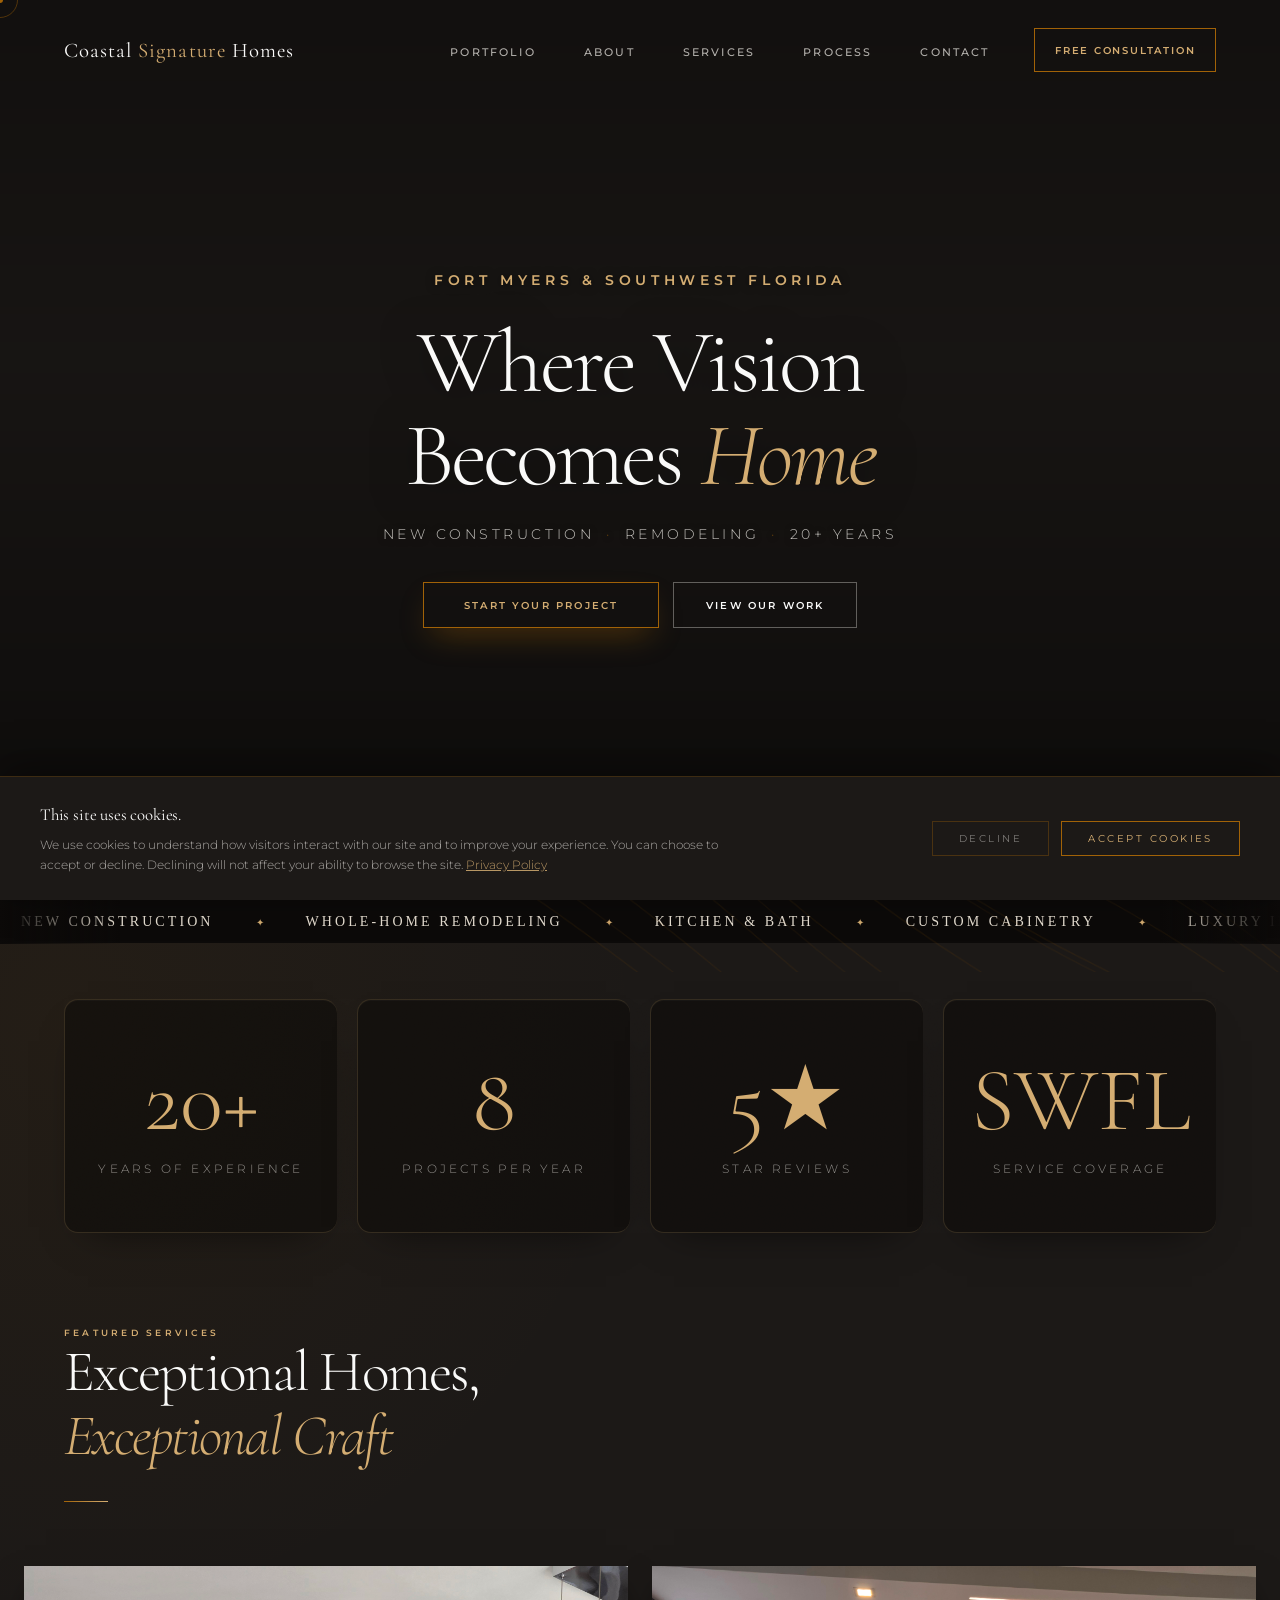
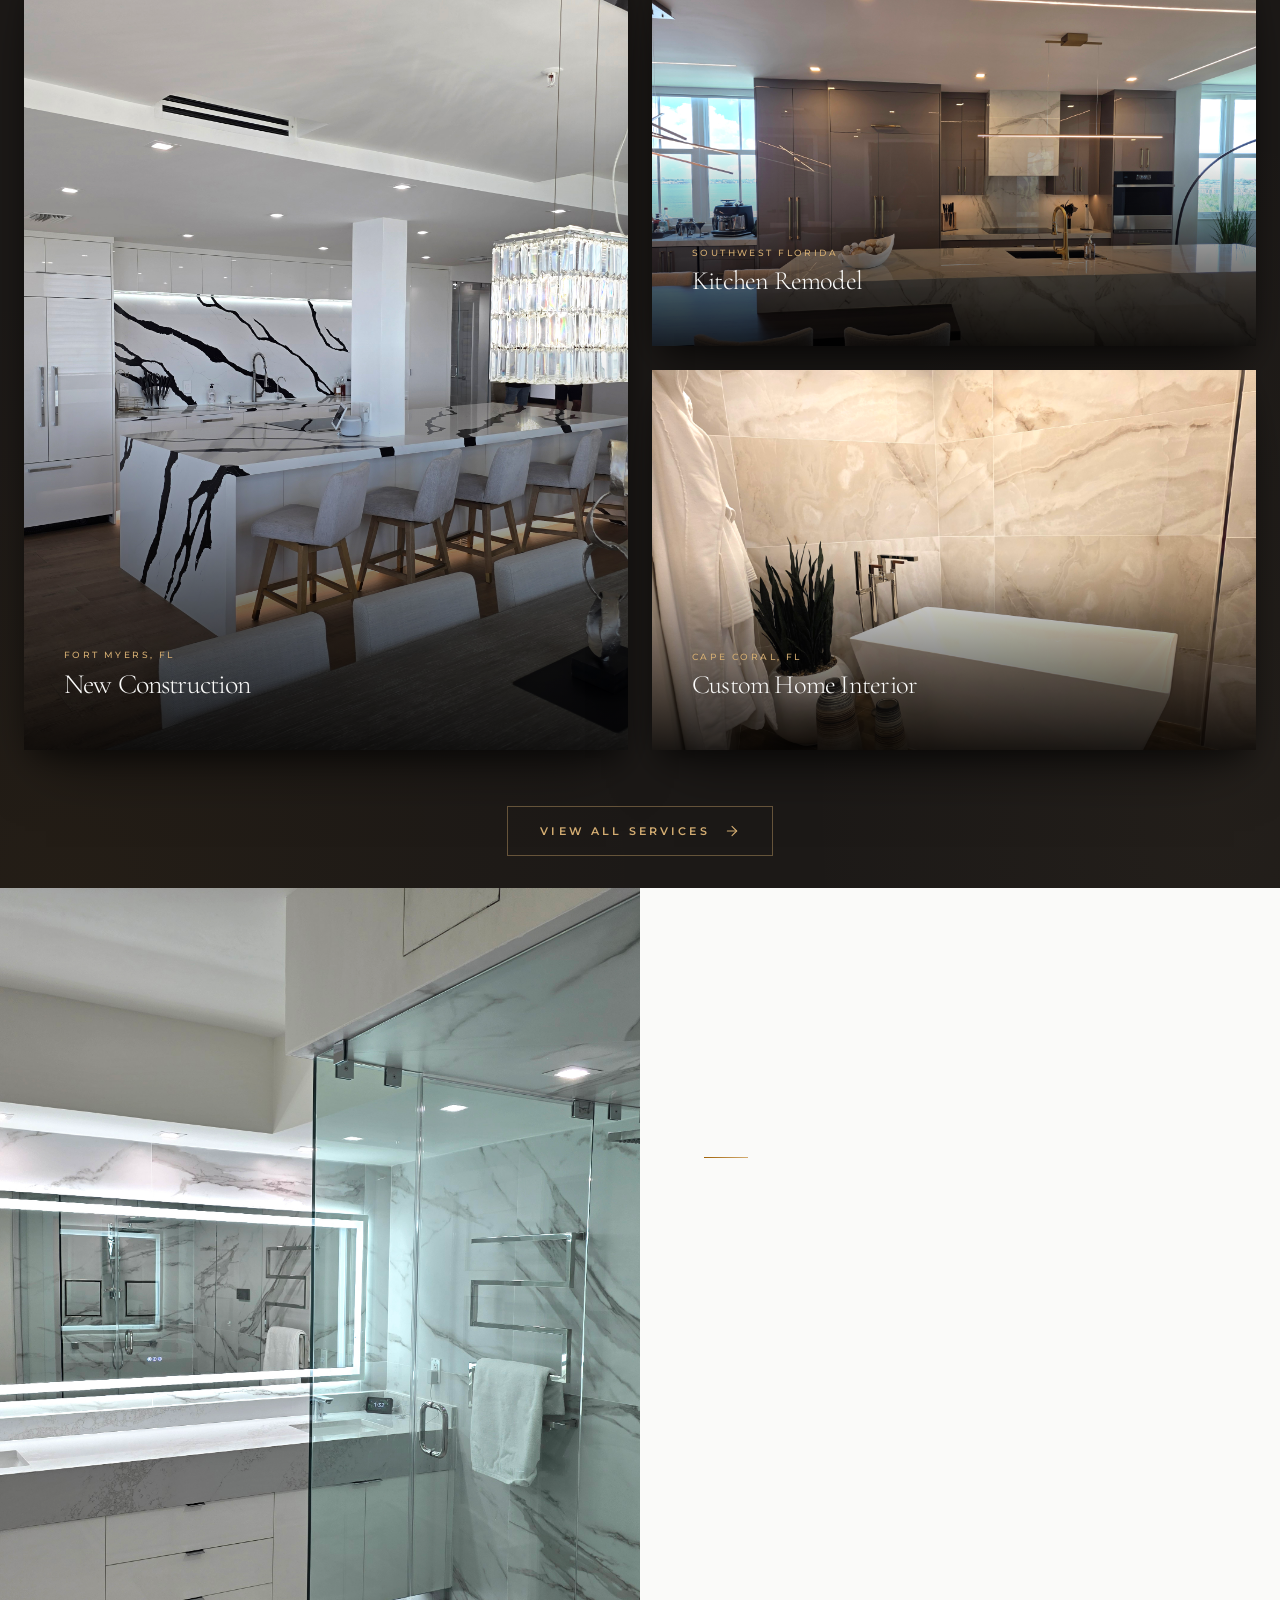
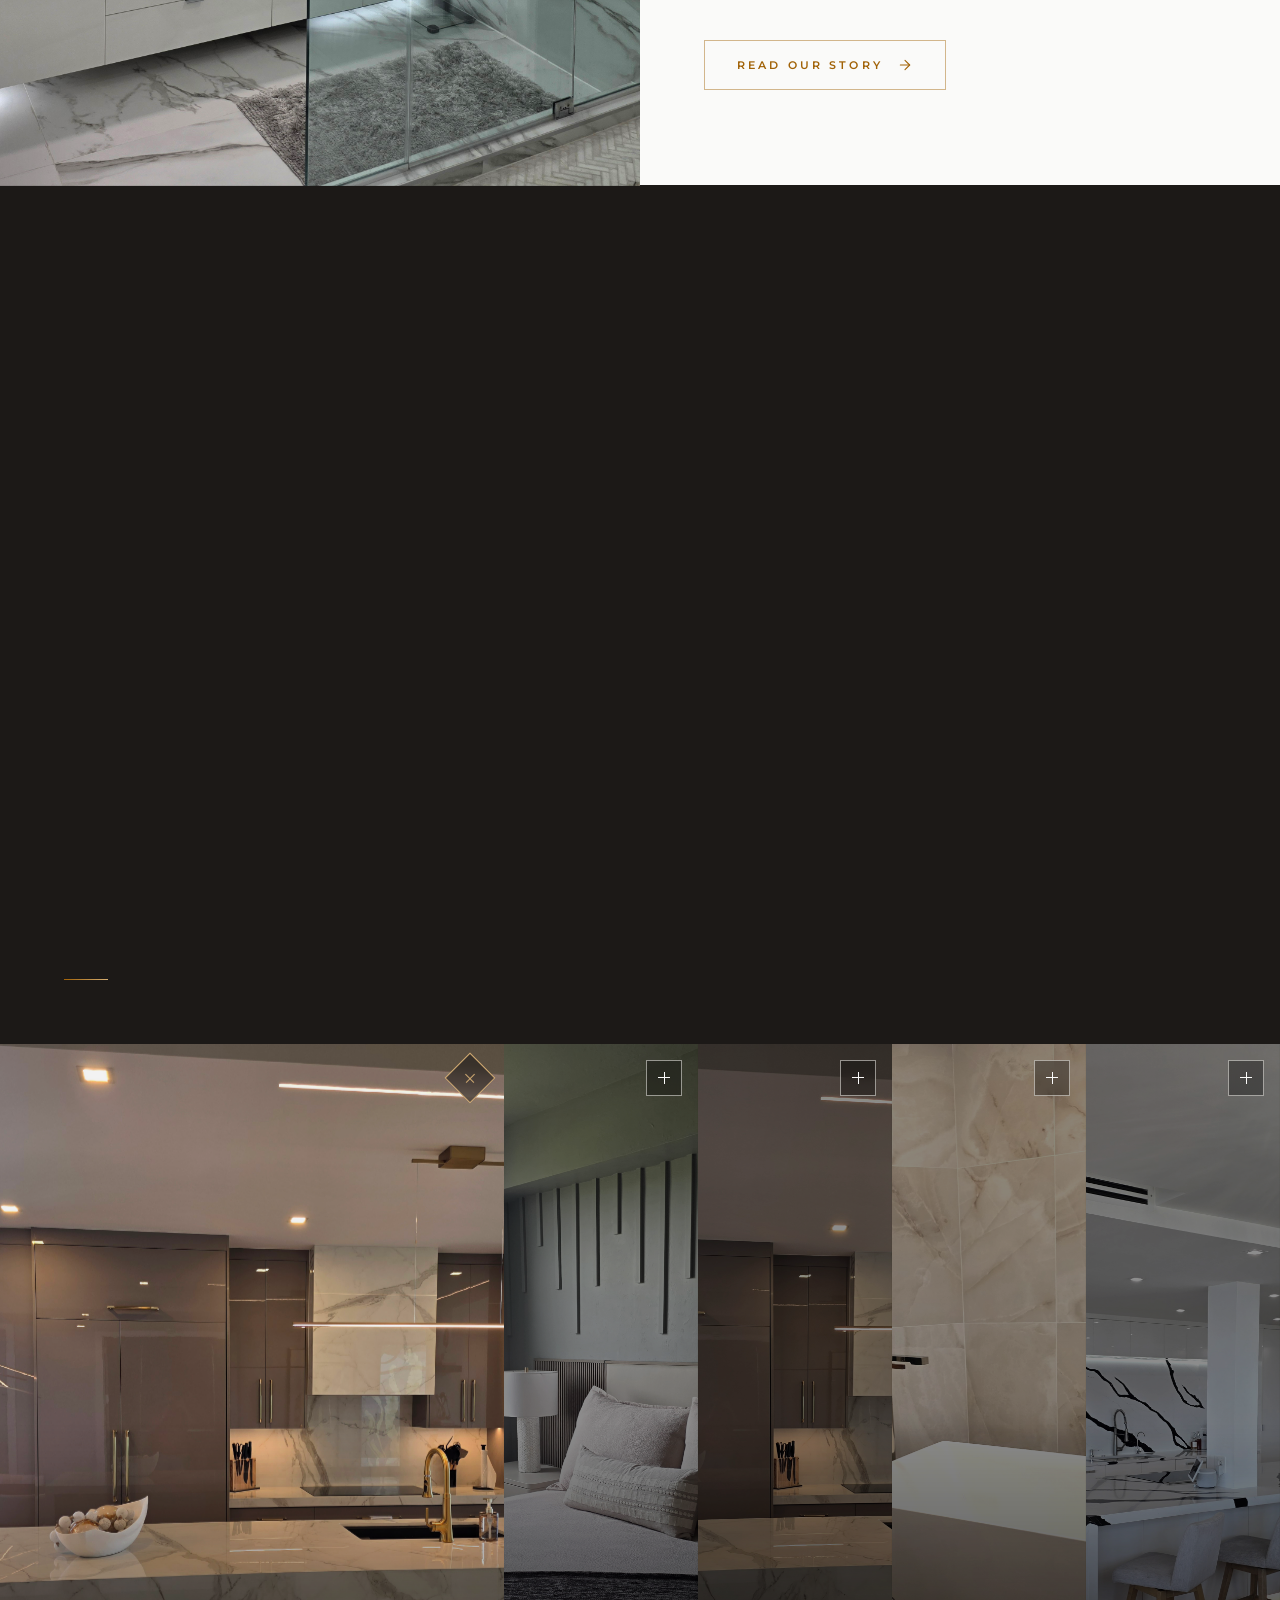
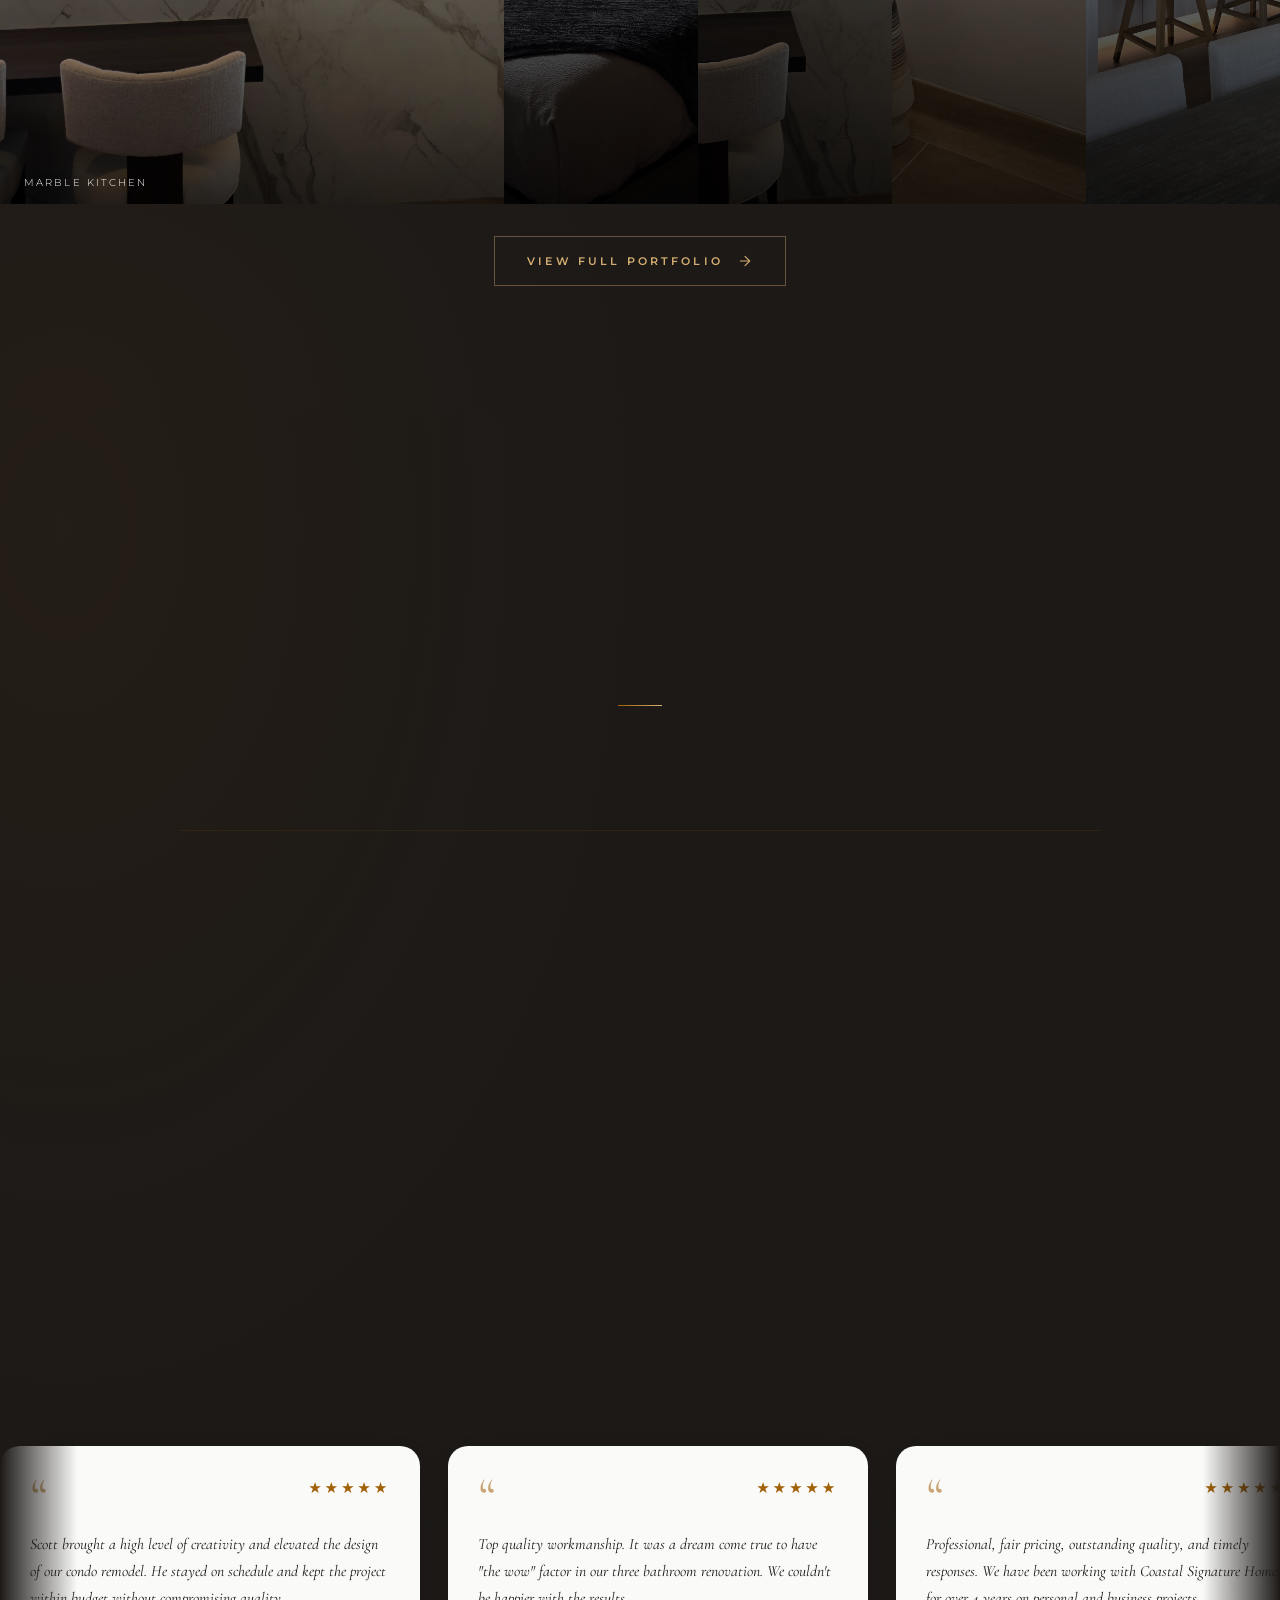
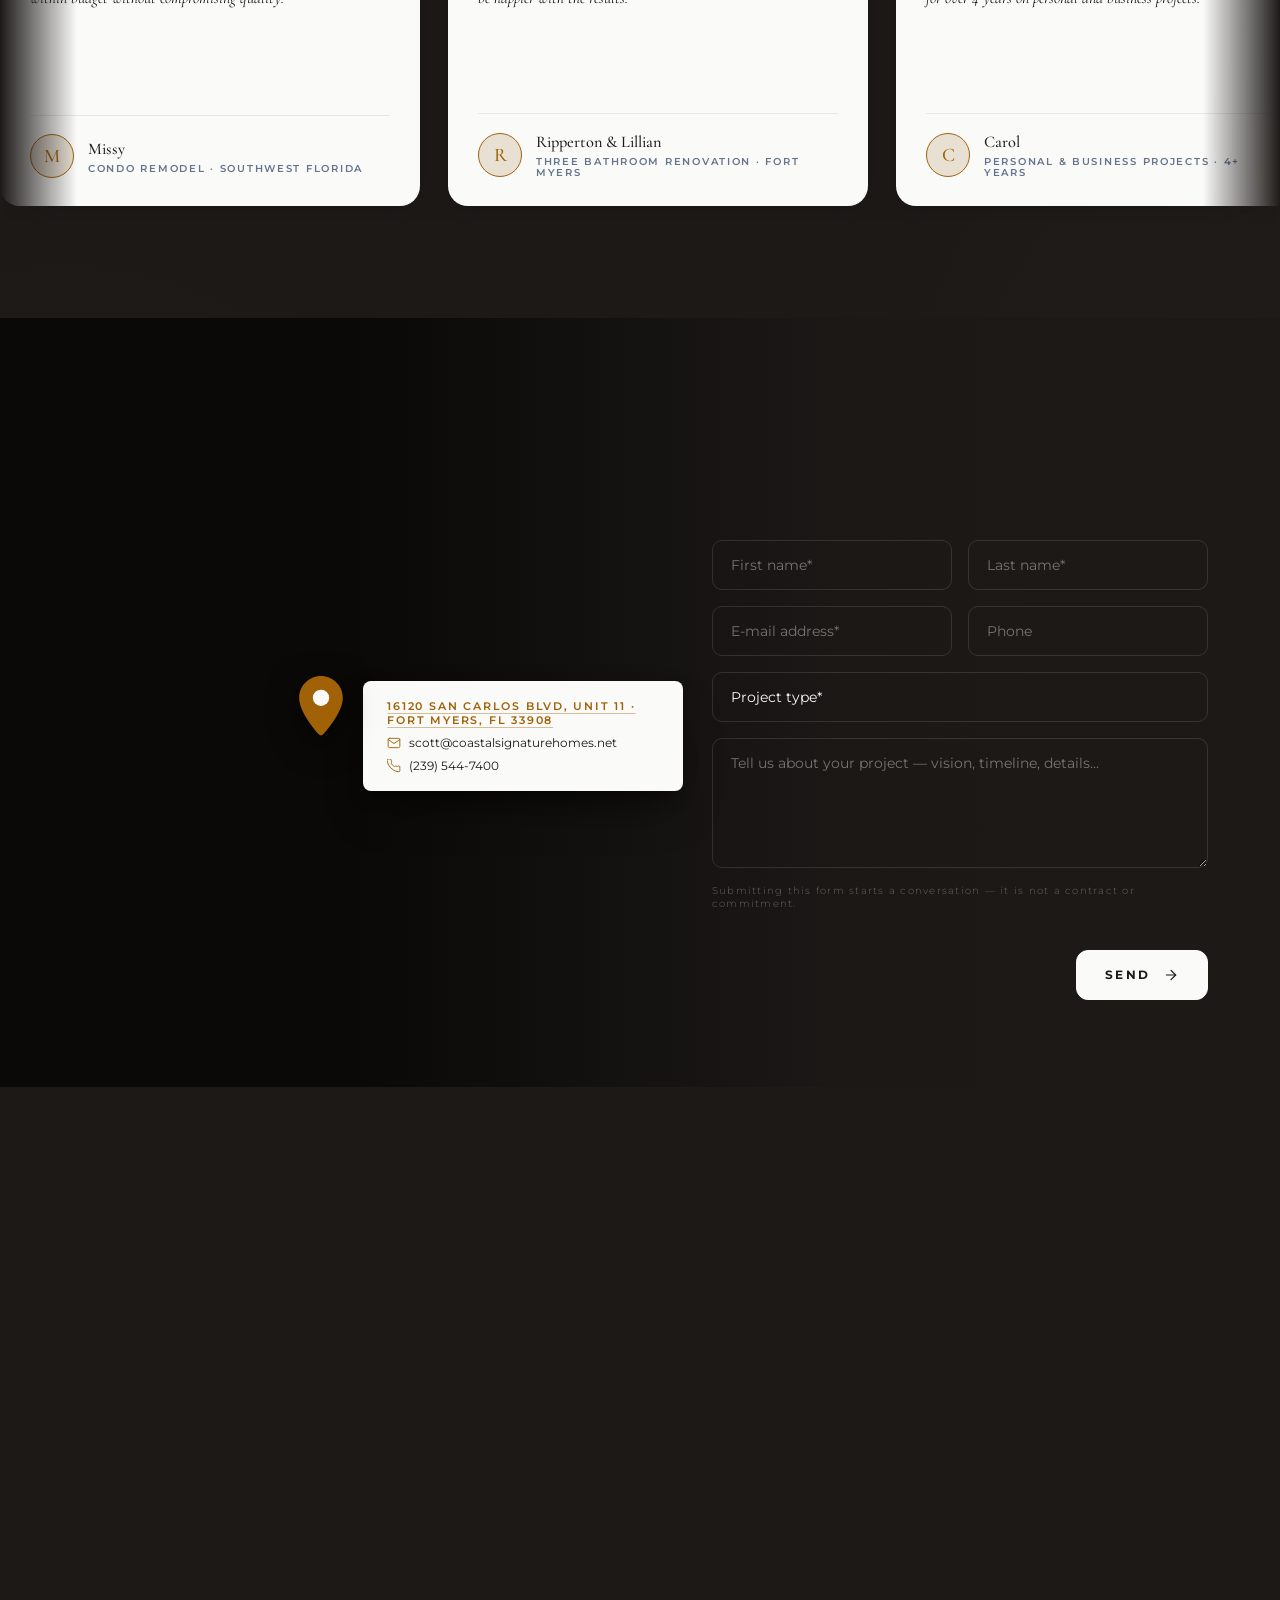
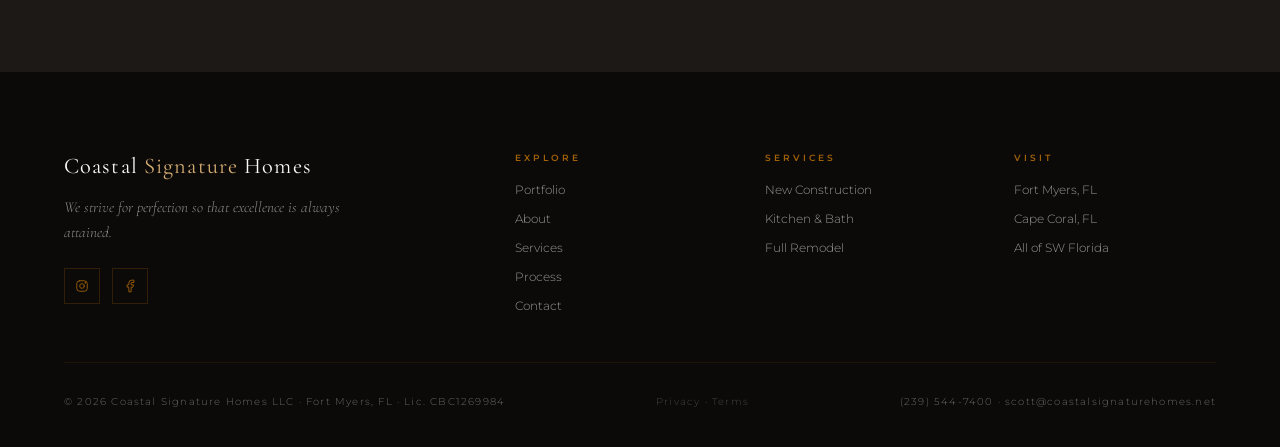
<file: index.html>
<!DOCTYPE html>
<html lang="en">
<head>
<meta charset="UTF-8" />
<meta name="viewport" content="width=device-width, initial-scale=1.0, viewport-fit=cover" />
<meta name="google-site-verification" content="JhieRQZOcLKFRvKPOte4LU_9KiSnUaZPG7jkHNtKlNs" />
<meta name="description" content="Coastal Signature Homes — luxury custom home builder and remodeler serving Fort Myers, Cape Coral, Naples, and all of Southwest Florida. Founded by Scott, with 20+ years of building experience." />
<title>Coastal Signature Homes — Luxury Home Builder · Fort Myers, FL</title>

<link rel="preconnect" href="https://fonts.googleapis.com">
<link rel="preconnect" href="https://fonts.gstatic.com" crossorigin>
<link href="https://fonts.googleapis.com/css2?family=Cormorant+Garamond:ital,wght@0,300;0,400;0,500;0,600;1,300;1,400;1,500&family=Montserrat:wght@300;400;500;600;700&display=swap" rel="stylesheet">

<link rel="stylesheet" href="assets/site.css">

<!-- SEO -->
<link rel="canonical" href="https://coastalsignaturehomes.net/" />
<meta name="robots" content="index,follow,max-image-preview:large" />
<meta name="theme-color" content="#1C1917" />
<meta name="author" content="Coastal Signature Homes" />
<meta name="geo.region" content="US-FL" />
<meta name="geo.placename" content="Fort Myers" />
<meta name="geo.position" content="26.6406;-81.8723" />
<meta name="ICBM" content="26.6406, -81.8723" />

<!-- Open Graph -->
<meta property="og:type" content="website" />
<meta property="og:site_name" content="Coastal Signature Homes" />
<meta property="og:title" content="Coastal Signature Homes — Luxury Home Builder · Fort Myers, FL" />
<meta property="og:description" content="Luxury custom home builder and remodeler serving Fort Myers, Cape Coral, Naples, and all of Southwest Florida. 20+ years of builder-led craftsmanship." />
<meta property="og:url" content="https://coastalsignaturehomes.net/" />
<meta property="og:image" content="https://coastalsignaturehomes.net/images/about-kitchen.jpeg" />
<meta property="og:image:width" content="1200" />
<meta property="og:image:height" content="630" />
<meta property="og:locale" content="en_US" />

<!-- Twitter -->
<meta name="twitter:card" content="summary_large_image" />
<meta name="twitter:title" content="Coastal Signature Homes — Luxury Home Builder · Fort Myers, FL" />
<meta name="twitter:description" content="Luxury custom home builder and remodeler serving Fort Myers, Cape Coral, Naples, and all of Southwest Florida." />
<meta name="twitter:image" content="https://coastalsignaturehomes.net/images/about-kitchen.jpeg" />

<!-- Favicons -->
<link rel="icon" type="image/svg+xml" href="data:image/svg+xml,%3Csvg xmlns='http://www.w3.org/2000/svg' viewBox='0 0 32 32'%3E%3Crect width='32' height='32' fill='%231C1917'/%3E%3Ctext x='50%25' y='58%25' text-anchor='middle' fill='%23d4ad72' font-family='Georgia,serif' font-size='18' font-weight='600'%3ECS%3C/text%3E%3C/svg%3E" />
<link rel="apple-touch-icon" href="data:image/svg+xml,%3Csvg xmlns='http://www.w3.org/2000/svg' viewBox='0 0 180 180'%3E%3Crect width='180' height='180' fill='%231C1917'/%3E%3Ctext x='50%25' y='58%25' text-anchor='middle' fill='%23d4ad72' font-family='Georgia,serif' font-size='90' font-weight='600'%3ECS%3C/text%3E%3C/svg%3E" />

<!-- JSON-LD: HomeAndConstructionBusiness + WebSite + Breadcrumb -->
<script type="application/ld+json">
{
  "@context": "https://schema.org",
  "@graph": [
    {
      "@type": "HomeAndConstructionBusiness",
      "@id": "https://coastalsignaturehomes.net/#business",
      "name": "Coastal Signature Homes",
      "url": "https://coastalsignaturehomes.net/",
      "logo": "https://coastalsignaturehomes.net/images/about-kitchen.jpeg",
      "image": "https://coastalsignaturehomes.net/images/about-kitchen.jpeg",
      "description": "Luxury custom home builder, remodeler, and design–build firm serving Fort Myers, Cape Coral, Naples, and all of Southwest Florida.",
      "telephone": "+1-239-544-7400",
      "email": "scott@coastalsignaturehomes.net",
      "priceRange": "$$$",
      "address": {
        "@type": "PostalAddress",
        "streetAddress": "16120 San Carlos Blvd, Unit 11",
        "addressLocality": "Fort Myers",
        "addressRegion": "FL",
        "postalCode": "33908",
        "addressCountry": "US"
      },
      "geo": { "@type": "GeoCoordinates", "latitude": 26.4850, "longitude": -81.9300 },
      "areaServed": [
        { "@type": "City", "name": "Fort Myers" },
        { "@type": "City", "name": "Cape Coral" },
        { "@type": "City", "name": "Naples" },
        { "@type": "City", "name": "Bonita Springs" },
        { "@type": "City", "name": "Estero" },
        { "@type": "City", "name": "Sanibel" },
        { "@type": "City", "name": "Marco Island" },
        { "@type": "City", "name": "Pine Island" }
      ],
      "openingHoursSpecification": [{
        "@type": "OpeningHoursSpecification",
        "dayOfWeek": ["Monday","Tuesday","Wednesday","Thursday","Friday"],
        "opens": "09:00", "closes": "17:00"
      }],
      "sameAs": [],
      "founder": { "@type": "Person", "name": "Scott" },
      "foundingDate": "2004",
      "knowsAbout": ["Custom Home Construction","Whole-Home Remodeling","Kitchen Remodeling","Bath Remodeling","Custom Cabinetry","Luxury Interiors","Design-Build"],
      "hasOfferCatalog": {
        "@type": "OfferCatalog",
        "name": "Services",
        "itemListElement": [
          { "@type": "Offer", "itemOffered": { "@type": "Service", "name": "New Construction", "description": "Custom-built homes from foundation to finish across Southwest Florida." } },
          { "@type": "Offer", "itemOffered": { "@type": "Service", "name": "Kitchen & Bath Remodeling", "description": "Marble islands, premium cabinetry, and fixtures." } },
          { "@type": "Offer", "itemOffered": { "@type": "Service", "name": "Whole-Home Remodel", "description": "Full-scope renovations managed by the builder." } }
        ]
      }
    },
    {
      "@type": "WebSite",
      "@id": "https://coastalsignaturehomes.net/#website",
      "url": "https://coastalsignaturehomes.net/",
      "name": "Coastal Signature Homes",
      "publisher": { "@id": "https://coastalsignaturehomes.net/#business" },
      "inLanguage": "en-US"
    },
    {
      "@type": "WebPage",
      "@id": "https://coastalsignaturehomes.net/#webpage",
      "url": "https://coastalsignaturehomes.net/",
      "name": "Coastal Signature Homes — Luxury Home Builder · Fort Myers, FL",
      "isPartOf": { "@id": "https://coastalsignaturehomes.net/#website" },
      "about": { "@id": "https://coastalsignaturehomes.net/#business" },
      "primaryImageOfPage": { "@type": "ImageObject", "url": "https://coastalsignaturehomes.net/images/about-kitchen.jpeg" },
      "breadcrumb": { "@id": "https://coastalsignaturehomes.net/#breadcrumb" }
    },
    {
      "@type": "BreadcrumbList",
      "@id": "https://coastalsignaturehomes.net/#breadcrumb",
      "itemListElement": [
        { "@type": "ListItem", "position": 1, "name": "Home", "item": "https://coastalsignaturehomes.net/" }
      ]
    }
  ]
}
</script>

<style>
  /* Flowing gold curve-stripe canvas — sits BEHIND content on every section. */
  body.home-curves{ position: relative; background: var(--csh-ivory); }

  /* Two SVG layers — denser caustic-style curves, drifting in opposite directions for a water flow. */
  body.home-curves::before,
  body.home-curves::after{
    content: "";
    position: fixed;
    inset: -8vh -8vw;
    pointer-events: none;
    z-index: 1;
    transform-origin: 0% 50%;
    background-repeat: no-repeat;
    background-size: 100% 100%;
    mix-blend-mode: screen;
    opacity: 1;
    will-change: transform;
  }

  /* The exact testimonials curve pattern — replicated as the global background overlay. */
  body.home-curves::before{
    background-image: url("data:image/svg+xml,%3Csvg xmlns='http://www.w3.org/2000/svg' width='1600' height='900' viewBox='0 0 1600 900' preserveAspectRatio='none'%3E%3Cg fill='none' stroke='%23A16207' stroke-width='1'%3E%3Cg stroke-opacity='0.13'%3E%3Cpath d='M-200,-100 Q200,80 400,180 T800,420 T1200,640 T1600,860'/%3E%3Cpath d='M-200,-40 Q220,140 420,240 T820,480 T1220,700 T1600,920'/%3E%3Cpath d='M-200,20 Q240,200 440,300 T840,540 T1240,760 T1620,980'/%3E%3Cpath d='M-160,80 Q260,260 460,360 T860,600 T1260,820 T1640,1040'/%3E%3Cpath d='M-120,150 Q280,330 480,430 T880,670 T1280,890 T1660,1110'/%3E%3Cpath d='M-80,230 Q300,400 500,500 T900,740 T1300,960 T1680,1180'/%3E%3Cpath d='M-40,320 Q320,470 520,570 T920,810 T1320,1030 T1700,1240'/%3E%3Cpath d='M0,420 Q340,540 540,640 T940,880 T1340,1100 T1720,1300'/%3E%3Cpath d='M60,520 Q360,610 560,710 T960,950 T1360,1170 T1740,1360'/%3E%3Cpath d='M120,620 Q380,680 580,780 T980,1020 T1380,1240 T1760,1420'/%3E%3C/g%3E%3Cg stroke-opacity='0.1'%3E%3Cpath d='M-220,-60 Q210,90 410,200 T810,440 T1210,660 T1610,880'/%3E%3Cpath d='M-180,40 Q250,220 450,320 T850,560 T1250,780 T1630,1000'/%3E%3Cpath d='M-100,180 Q290,340 490,440 T890,680 T1290,900 T1670,1120'/%3E%3Cpath d='M0,360 Q330,500 530,600 T930,840 T1330,1060 T1710,1280'/%3E%3Cpath d='M100,560 Q370,650 570,750 T970,990 T1370,1210 T1750,1390'/%3E%3C/g%3E%3C/g%3E%3C/svg%3E");
    animation: curves-A 38s ease-in-out infinite alternate;
  }
  /* Layer B — same exact curves but multiply-blended so they show on LIGHT panels (the white about side, etc.). */
  body.home-curves::after{
    display: block !important;
    background-image: url("data:image/svg+xml,%3Csvg xmlns='http://www.w3.org/2000/svg' width='1600' height='900' viewBox='0 0 1600 900' preserveAspectRatio='none'%3E%3Cg fill='none' stroke='%23A16207' stroke-width='1'%3E%3Cg stroke-opacity='0.18'%3E%3Cpath d='M-200,-100 Q200,80 400,180 T800,420 T1200,640 T1600,860'/%3E%3Cpath d='M-200,-40 Q220,140 420,240 T820,480 T1220,700 T1600,920'/%3E%3Cpath d='M-200,20 Q240,200 440,300 T840,540 T1240,760 T1620,980'/%3E%3Cpath d='M-160,80 Q260,260 460,360 T860,600 T1260,820 T1640,1040'/%3E%3Cpath d='M-120,150 Q280,330 480,430 T880,670 T1280,890 T1660,1110'/%3E%3Cpath d='M-80,230 Q300,400 500,500 T900,740 T1300,960 T1680,1180'/%3E%3Cpath d='M-40,320 Q320,470 520,570 T920,810 T1320,1030 T1700,1240'/%3E%3Cpath d='M0,420 Q340,540 540,640 T940,880 T1340,1100 T1720,1300'/%3E%3Cpath d='M60,520 Q360,610 560,710 T960,950 T1360,1170 T1740,1360'/%3E%3Cpath d='M120,620 Q380,680 580,780 T980,1020 T1380,1240 T1760,1420'/%3E%3C/g%3E%3Cg stroke-opacity='0.13'%3E%3Cpath d='M-220,-60 Q210,90 410,200 T810,440 T1210,660 T1610,880'/%3E%3Cpath d='M-180,40 Q250,220 450,320 T850,560 T1250,780 T1630,1000'/%3E%3Cpath d='M-100,180 Q290,340 490,440 T890,680 T1290,900 T1670,1120'/%3E%3Cpath d='M0,360 Q330,500 530,600 T930,840 T1330,1060 T1710,1280'/%3E%3Cpath d='M100,560 Q370,650 570,750 T970,990 T1370,1210 T1750,1390'/%3E%3C/g%3E%3C/g%3E%3C/svg%3E");
    mix-blend-mode: multiply !important;
    animation: curves-A 38s ease-in-out infinite alternate;
  }

  /* Flowing-water motion + breathing expand/contract — continuous drift, vertical bob, and scale pulse. */
  @keyframes curves-A{
    0%   { transform: translate3d(0,            0, 0)   scale(1.05) skewY(0.4deg); }
    20%  { transform: translate3d(-1.6vw, -0.8vh, 0)    scale(1.30) skewY(-0.3deg); }
    40%  { transform: translate3d(-3.2vw,  0.6vh, 0)    scale(1.10) skewY(0.5deg); }
    60%  { transform: translate3d(-4.8vw, -0.4vh, 0)    scale(1.40) skewY(-0.4deg); }
    80%  { transform: translate3d(-6.4vw,  0.8vh, 0)    scale(1.15) skewY(0.3deg); }
    100% { transform: translate3d(-8vw,    0,    0)    scale(1.05) skewY(0.4deg); }
  }
  @keyframes curves-B{
    0%   { transform: translate3d(0,            0, 0)   scale(1.35) skewX(-0.3deg); }
    25%  { transform: translate3d(-1.4vw,  0.6vh, 0)    scale(1.08) skewX(0.4deg); }
    50%  { transform: translate3d(-2.8vw, -0.7vh, 0)    scale(1.45) skewX(-0.5deg); }
    75%  { transform: translate3d(-4.2vw,  0.5vh, 0)    scale(1.10) skewX(0.4deg); }
    100% { transform: translate3d(-5.6vw,  0,    0)    scale(1.35) skewX(-0.3deg); }
  }
  /* Linear timing + non-alternating loop = continuous current, never snaps back. */
  body.home-curves::before{ animation: curves-A 22s linear infinite !important; }
  body.home-curves::after{ animation: curves-B 28s linear infinite !important; }
  @media (prefers-reduced-motion: reduce){
    body.home-curves::before, body.home-curves::after{ animation: none; }
  }

  /* Lift content that holds an image/video above the curves layer so curves stay strictly in the background. */
  body.home-curves .proj-card,
  body.home-curves .t-card2,
  body.home-curves .about-img-wrap,
  body.home-curves .gal-item,
  body.home-curves .svc-card,
  body.home-curves .stats-wrap > .stats > .csh-stat,
  body.home-curves .hero{
    z-index: 5;
    isolation: isolate;
  }
  /* Section-level opt-out for sections with map/photo backgrounds — paint OVER the curves so they stay in the background only. */
  body.home-curves .contact-v2,
  body.home-curves #cta{
    position: relative;
    z-index: 6;
    isolation: isolate;
  }
  /* CTA needs an explicit base color since it has no own background — same dark ink as the surrounding canvas. */
  body.home-curves #cta{ background: var(--csh-ink); }


</style>
</head>
<body class="home-curves">

<!-- Scroll progress -->
<div id="scroll-progress" aria-hidden="true"></div>

<!-- Custom cursor (auto-hidden on touch) -->
<div id="csh-cursor-ring"></div>
<div id="csh-cursor-dot"></div>

<!-- Back to top -->
<a href="#hero" id="to-top" aria-label="Back to top">
  <svg width="16" height="16" viewBox="0 0 24 24" fill="none" stroke="currentColor" stroke-width="1.5" stroke-linecap="round" stroke-linejoin="round"><line x1="12" y1="19" x2="12" y2="5"/><polyline points="5 12 12 5 19 12"/></svg>
</a>

<!-- Sticky mobile CTA dock -->
<aside class="mobile-cta-dock" aria-label="Quick actions">
  <a class="cta-call" href="tel:2395447400" aria-label="Call (239) 544-7400">
    <svg viewBox="0 0 24 24" fill="none" stroke="currentColor" stroke-width="1.8" stroke-linecap="round" stroke-linejoin="round"><path d="M22 16.92v3a2 2 0 01-2.18 2 19.79 19.79 0 01-8.63-3.07A19.5 19.5 0 013.07 10.8 19.79 19.79 0 01.22 2.18 2 2 0 012.2 0h3a2 2 0 012 1.72 12.84 12.84 0 00.7 2.81 2 2 0 01-.45 2.11L6.91 7.09a16 16 0 006 6l.45-.45a2 2 0 012.11-.45 12.84 12.84 0 002.81.7A2 2 0 0122 14.92z"/></svg>
    Call Now
  </a>
  <a class="cta-contact" href="/contact" aria-label="Get a free consultation">
    Free Consult
    <svg viewBox="0 0 24 24" fill="none" stroke="currentColor" stroke-width="1.8" stroke-linecap="round" stroke-linejoin="round"><line x1="5" y1="12" x2="19" y2="12"/><polyline points="12 5 19 12 12 19"/></svg>
  </a>
</aside>

<!-- NAV -->
<nav class="csh-nav" id="csh-nav">
  <a href="#" class="csh-nav-brand c-link">Coastal <em>Signature</em> Homes</a>
  <ul class="csh-nav-list">
    <li><a href="/portfolio" class="csh-nav-lnk c-link">Portfolio</a></li>
    <li><a href="/about" class="csh-nav-lnk c-link">About</a></li>
    <li><a href="/services" class="csh-nav-lnk c-link">Services</a></li>
    <li><a href="/process" class="csh-nav-lnk c-link">Process</a></li>
    <li><a href="/contact" class="csh-nav-lnk c-link">Contact</a></li>
    <li><a href="/contact" class="btn-wipe btn-nav c-link"><span>Free Consultation</span></a></li>
  </ul>
  <button class="hbr" id="hbr" aria-label="Open navigation" aria-expanded="false"><span></span><span></span><span></span></button>
</nav>
<div class="mob-menu" id="mobMenu" role="dialog" aria-label="Navigation" aria-modal="true">
  <button class="mob-close" id="mobClose" aria-label="Close menu" type="button">
    <svg width="20" height="20" viewBox="0 0 24 24" fill="none" stroke="currentColor" stroke-width="1.5" stroke-linecap="round" stroke-linejoin="round"><line x1="18" y1="6" x2="6" y2="18"/><line x1="6" y1="6" x2="18" y2="18"/></svg>
  </button>
  <a href="/">Home</a>
  <a href="/portfolio">Portfolio</a>
  <a href="/about">About</a>
  <a href="/services">Services</a>
  <a href="/process">Process</a>
  <a href="/contact">Contact</a>
  <a href="tel:2395447400" style="color:var(--csh-gold); font-size:.72rem; letter-spacing:.28em; text-transform:uppercase; margin-top:8px; font-family:var(--font-body); font-weight:600;">(239) 544-7400</a>
</div>

<style>
  /* Animated hero "Start Your Project" — pulse + shimmer */
  .hero-cta .btn-hero{
    position: relative;
    animation: hero-cta-pulse 2.4s var(--ease-gold, cubic-bezier(.25,.46,.45,.94)) infinite;
    box-shadow: 0 0 0 0 rgba(212,173,114,0.55), 0 14px 32px -10px rgba(161,98,7,0.45);
  }
  .hero-cta .btn-hero::after{
    content:"";
    position:absolute; inset:0;
    background: linear-gradient(110deg, transparent 30%, rgba(255,235,200,0.45) 50%, transparent 70%);
    transform: translateX(-120%);
    animation: hero-cta-shimmer 3.6s var(--ease-gold, cubic-bezier(.25,.46,.45,.94)) infinite;
    pointer-events:none;
    z-index: 2;
    mix-blend-mode: screen;
  }
  .hero-cta .btn-hero:hover{ animation-play-state: paused; }
  .hero-cta .btn-hero:hover::after{ animation-play-state: paused; opacity: 0; }
  @keyframes hero-cta-pulse{
    0%   { box-shadow: 0 0 0 0 rgba(212,173,114,0.55), 0 14px 32px -10px rgba(161,98,7,0.45); transform: translateY(0); }
    55%  { box-shadow: 0 0 0 14px rgba(212,173,114,0), 0 18px 40px -12px rgba(161,98,7,0.6); transform: translateY(-2px); }
    100% { box-shadow: 0 0 0 0 rgba(212,173,114,0), 0 14px 32px -10px rgba(161,98,7,0.45); transform: translateY(0); }
  }
  @keyframes hero-cta-shimmer{
    0%   { transform: translateX(-120%); }
    55%  { transform: translateX(120%); }
    100% { transform: translateX(120%); }
  }
  @media (prefers-reduced-motion: reduce){
    .hero-cta .btn-hero, .hero-cta .btn-hero::after{ animation: none; }
  }

  /* Nav "Free Consultation" — shimmer only, no pulse */
  #csh-nav .btn-nav{ position: relative; overflow: hidden; }
  #csh-nav .btn-nav::after{
    content:"";
    position:absolute; inset:0;
    background: linear-gradient(110deg, transparent 30%, rgba(255,235,200,0.4) 50%, transparent 70%);
    transform: translateX(-120%);
    animation: nav-cta-shimmer 3.6s var(--ease-gold, cubic-bezier(.25,.46,.45,.94)) infinite;
    pointer-events:none;
    z-index: 2;
    mix-blend-mode: screen;
  }
  #csh-nav .btn-nav:hover::after{ animation-play-state: paused; opacity: 0; }
  @keyframes nav-cta-shimmer{
    0%   { transform: translateX(-120%); }
    55%  { transform: translateX(120%); }
    100% { transform: translateX(120%); }
  }
  @media (prefers-reduced-motion: reduce){
    #csh-nav .btn-nav::after{ animation: none; }
  }
</style>
<!-- HERO -->
<section class="hero csh-grain" id="hero">
  <video class="hero-video" autoplay muted loop playsinline preload="auto">
    <source src="ace23e6e-791b-48f5-be4a-047598c6014a.MP4" type="video/mp4">
  </video>
  <div class="hero-overlay-1"></div>
  <div class="hero-overlay-2"></div>
  <div class="hero-frame">
    <p class="hero-eyebrow">Fort Myers &amp; Southwest Florida</p>
    <h1>Where Vision<br>Becomes <em>Home</em></h1>
    <p class="hero-meta">New Construction<span class="dot">·</span>Remodeling<span class="dot">·</span>20+ Years</p>
    <div class="hero-cta">
      <a href="/contact" class="btn-wipe btn-hero c-link"><span>Start Your Project</span></a>
      <a href="/portfolio" class="btn-wipe btn-hero-ghost c-link"><span>View Our Work</span></a>
    </div>
  </div>
  <div class="hero-scroll" aria-hidden="true">
    <span>Scroll</span>
    <div class="line"></div>
  </div>
</section>

<!-- SERVICES MARQUEE -->
<div class="svc-marquee" aria-label="Our services">
  <div class="svc-marquee-track">
    <ul class="svc-marquee-group" aria-hidden="false">
      <li>New Construction</li><li class="sep">✦</li>
      <li>Whole-Home Remodeling</li><li class="sep">✦</li>
      <li>Kitchen &amp; Bath</li><li class="sep">✦</li>
      <li>Custom Cabinetry</li><li class="sep">✦</li>
      <li>Luxury Interiors</li><li class="sep">✦</li>
      <li>Design–Build</li><li class="sep">✦</li>
      <li>Outdoor Living</li><li class="sep">✦</li>
      <li>Coastal Architecture</li><li class="sep">✦</li>
    </ul>
    <ul class="svc-marquee-group" aria-hidden="true">
      <li>New Construction</li><li class="sep">✦</li>
      <li>Whole-Home Remodeling</li><li class="sep">✦</li>
      <li>Kitchen &amp; Bath</li><li class="sep">✦</li>
      <li>Custom Cabinetry</li><li class="sep">✦</li>
      <li>Luxury Interiors</li><li class="sep">✦</li>
      <li>Design–Build</li><li class="sep">✦</li>
      <li>Outdoor Living</li><li class="sep">✦</li>
      <li>Coastal Architecture</li><li class="sep">✦</li>
    </ul>
  </div>
</div>
<style>
.svc-marquee{
  position:relative; overflow:hidden;
  background:var(--csh-ink, #0C0A09);
  border-top: 0;
  border-bottom: 0;
  padding:14px 0;
}
.svc-marquee::before,.svc-marquee::after{
  content:""; position:absolute; top:0; bottom:0; width:120px; z-index:2; pointer-events:none;
}
.svc-marquee::before{ left:0; background:linear-gradient(90deg, var(--csh-ink,#0C0A09), transparent); }
.svc-marquee::after{ right:0; background:linear-gradient(-90deg, var(--csh-ink,#0C0A09), transparent); }
.svc-marquee-track{ display:flex; width:max-content; animation:svc-marquee 38s linear infinite; }
.svc-marquee-group{
  display:flex; align-items:center; gap:42px;
  list-style:none; margin:0; padding:0 21px;
  font-family: var(--font-serif, Georgia, 'Times New Roman', serif);
  font-size:14px; letter-spacing:.22em; text-transform:uppercase;
  color:var(--csh-sand,#e8e0d3); white-space:nowrap;
}
.svc-marquee-group .sep{ color:var(--csh-gold-lt,#d4ad72); font-size:10px; letter-spacing:0; }
.svc-marquee:hover .svc-marquee-track{ animation-play-state:paused; }
@keyframes svc-marquee{ from{ transform:translate3d(0,0,0); } to{ transform:translate3d(-50%,0,0); } }
@media (prefers-reduced-motion: reduce){ .svc-marquee-track{ animation:none; } }
</style>

<!-- STATS -->
<style>
  .stats-projects-wrap{
    background:
      radial-gradient(ellipse 70% 60% at 5% 100%, rgba(161,98,7,0.06) 0%, transparent 65%),
      radial-gradient(ellipse 70% 60% at 5% 5%, rgba(161,98,7,0.06) 0%, transparent 65%),
      radial-gradient(ellipse 50% 70% at 95% 95%, rgba(212,173,114,0.04) 0%, transparent 65%),
      #1C1917;
  }
  .stats-projects-wrap > .stats-wrap{
    padding: 56px clamp(20px, 5vw, 64px) 24px;
    background: transparent;
  }
  .stats-projects-wrap > .projects{
    background: transparent !important;
    padding-top: 64px;
  }
  .stats-wrap > .stats{
    background: transparent !important;
    display: grid;
    grid-template-columns: repeat(4, 1fr);
    gap: 20px;
  }
  .stats-wrap > .stats > .csh-stat{
    border-right: 0 !important;
    padding: 56px 24px;
    background: rgba(12,10,9,0.55);
    border: 1px solid rgba(212,173,114,0.18);
    border-radius: 14px;
    box-shadow: 0 18px 40px -24px rgba(0,0,0,0.65), inset 0 1px 0 rgba(255,255,255,0.025);
    transition: transform .4s var(--ease-gold, cubic-bezier(.25,.46,.45,.94)), border-color .4s, box-shadow .4s;
  }
  .stats-wrap > .stats > .csh-stat:hover{
    transform: translateY(-3px);
    border-color: rgba(212,173,114,0.36);
    box-shadow: 0 28px 60px -28px rgba(0,0,0,0.8), inset 0 1px 0 rgba(255,255,255,0.04);
  }
  @media (max-width: 900px){ .stats-wrap > .stats{ grid-template-columns: 1fr 1fr; } }
  @media (max-width: 700px){ .stats-wrap{ padding: 36px 16px; } .stats-wrap > .stats{ gap: 14px; } .stats-wrap > .stats > .csh-stat{ padding: 40px 18px; border-radius: 12px; } }
</style>
<div class="stats-projects-wrap">
<div class="stats-wrap">
<div class="stats csh-grain csh-radial-dark" id="stats">
  <div class="csh-stat csh-reveal"><span class="csh-stat-num" data-count="20" data-suffix="+">0+</span><span class="csh-stat-lbl">Years of Experience</span></div>
  <div class="csh-stat csh-reveal csh-delay-1"><span class="csh-stat-num" data-count="8" data-suffix="">0</span><span class="csh-stat-lbl">Projects Per Year</span></div>
  <div class="csh-stat csh-reveal csh-delay-2"><span class="csh-stat-num" data-count="5" data-suffix="★">0★</span><span class="csh-stat-lbl">Star Reviews</span></div>
  <div class="csh-stat csh-reveal csh-delay-3"><span class="csh-stat-num">SWFL</span><span class="csh-stat-lbl">Service Coverage</span></div>
</div>
</div>

<!-- PROJECTS -->
<section class="projects csh-radial-dark" id="projects">
  <div class="section-head">
    <p class="csh-eyebrow on-dark csh-reveal">Featured Services</p>
    <h2 class="csh-reveal csh-delay-1">Exceptional Homes,<br><em class="gold on-dark">Exceptional Craft</em></h2>
    <hr class="csh-rule">
  </div>
  <style>
    .section-cta-wrap{ text-align:center; padding: 32px 24px; position: relative; z-index: 5; }
    .section-cta-link{
      display:inline-flex; align-items:center; gap:14px;
      font-family: var(--font-body); font-size: 0.7rem; font-weight: 600;
      letter-spacing: 0.28em; text-transform: uppercase;
      color: var(--csh-gold-lt); text-decoration: none;
      padding: 16px 32px; border: 1px solid rgba(212,173,114,0.4);
      transition: background .4s var(--ease-gold,cubic-bezier(.25,.46,.45,.94)), color .4s, border-color .4s, transform .35s;
      cursor: pointer; position: relative; overflow: hidden;
    }
    .section-cta-link svg{ width: 16px; height: 16px; transition: transform .4s var(--ease-gold,cubic-bezier(.25,.46,.45,.94)); }
    .section-cta-link:hover{
      background: var(--csh-gold-lt); color: var(--csh-ink); border-color: var(--csh-gold-lt);
      transform: translateY(-2px);
    }
    .section-cta-link:hover svg{ transform: translateX(4px); }
    .section-cta-link.on-light{ color: var(--csh-gold); border-color: rgba(161,98,7,0.45); }
    .section-cta-link.on-light:hover{ background: var(--csh-gold); color: var(--csh-ivory); border-color: var(--csh-gold); }
  </style>
  <div class="proj-grid">
    <article class="proj-card proj-tall c-link" tabindex="0">
      <div class="csh-img-wrap"><img src="images/white-kitchen-chandelier.jpeg" alt="New Construction — Fort Myers, FL" loading="lazy"></div>
      <div class="overlay"></div>
      <div class="copy"><div>
        <p class="proj-loc">Fort Myers, FL</p>
        <h3 class="proj-title">New Construction</h3>
        <p class="proj-desc">Custom-built from foundation to finish — managed with precision and the highest quality standards throughout Southwest Florida.</p>
        <span class="proj-arrow">View Project <svg width="14" height="14" viewBox="0 0 24 24" fill="none" stroke="currentColor" stroke-width="1.5" stroke-linecap="round" stroke-linejoin="round"><line x1="5" y1="12" x2="19" y2="12"/><polyline points="12 5 19 12 12 19"/></svg></span>
      </div></div>
    </article>
    <article class="proj-card c-link" tabindex="0">
      <div class="csh-img-wrap"><img src="images/kitchen-other-house.jpeg" alt="Kitchen Remodel — Southwest Florida" loading="lazy"></div>
      <div class="overlay"></div>
      <div class="copy"><div>
        <p class="proj-loc">Southwest Florida</p>
        <h3 class="proj-title">Kitchen Remodel</h3>
        <p class="proj-desc">Marble islands, premium cabinetry, and fixtures that make every morning feel like a luxury.</p>
        <span class="proj-arrow">View Project <svg width="14" height="14" viewBox="0 0 24 24" fill="none" stroke="currentColor" stroke-width="1.5" stroke-linecap="round" stroke-linejoin="round"><line x1="5" y1="12" x2="19" y2="12"/><polyline points="12 5 19 12 12 19"/></svg></span>
      </div></div>
    </article>
    <article class="proj-card c-link" tabindex="0">
      <div class="csh-img-wrap"><img src="images/gallery-4.jpeg" alt="Custom Home Interior — Cape Coral, FL" loading="lazy"></div>
      <div class="overlay"></div>
      <div class="copy"><div>
        <p class="proj-loc">Cape Coral, FL</p>
        <h3 class="proj-title">Custom Home Interior</h3>
        <p class="proj-desc">Thoughtful design from floor to ceiling — every detail crafted to reflect the client's vision and lifestyle.</p>
        <span class="proj-arrow">View Project <svg width="14" height="14" viewBox="0 0 24 24" fill="none" stroke="currentColor" stroke-width="1.5" stroke-linecap="round" stroke-linejoin="round"><line x1="5" y1="12" x2="19" y2="12"/><polyline points="12 5 19 12 12 19"/></svg></span>
      </div></div>
    </article>
  </div>
  <div class="section-cta-wrap">
    <a href="/services" class="section-cta-link c-link">
      View All Services
      <svg viewBox="0 0 24 24" fill="none" stroke="currentColor" stroke-width="1.6" stroke-linecap="round" stroke-linejoin="round"><line x1="5" y1="12" x2="19" y2="12"/><polyline points="12 5 19 12 12 19"/></svg>
    </a>
  </div>
</section>
</div>


<!-- ABOUT -->
<section class="about" id="about">
  <div class="about-img-wrap">
    <div class="csh-img-wrap"><img src="images/about-kitchen.jpeg" alt="Luxury master bathroom renovation by Coastal Signature Homes" decoding="sync" fetchpriority="high"></div>
    <svg width="0" height="0" style="position:absolute" aria-hidden="true"><filter id="csh-sharpen"><feConvolveMatrix order="3" preserveAlpha="true" kernelMatrix="0 -0.6 0 -0.6 3.4 -0.6 0 -0.6 0"/></filter></svg>
  </div>
  <div class="about-panel csh-radial-light">
    <p class="csh-eyebrow csh-reveal">Our Story</p>
    <h2 class="csh-reveal csh-delay-1">Built on <em class="gold">Craft.</em><br>Proven by Time.</h2>
    <hr class="csh-rule">
    <p class="csh-reveal csh-delay-2">With over 20 years in the construction industry, Coastal Signature Homes brings deep expertise in residential building, remodeling, and project management across Fort Myers, Cape Coral, and all of Southwest Florida.</p>
    <p class="csh-reveal csh-delay-3">From custom new builds to complete home remodels, we approach every project with the same commitment: precision, efficiency, and the highest quality standards — because the homes we build outlast trends.</p>
    <div class="about-stats csh-reveal csh-delay-3">
      <div><div class="about-stat-num">20+</div><div class="about-stat-lbl">Years Active</div></div>
      <div><div class="about-stat-num">≤ 8</div><div class="about-stat-lbl">Projects / Year</div></div>
      <div><div class="about-stat-num">5★</div><div class="about-stat-lbl">Rated Reviews</div></div>
      <div><div class="about-stat-num">SWFL</div><div class="about-stat-lbl">Service Area</div></div>
    </div>
    <div style="margin-top:36px;">
      <a href="/about" class="section-cta-link on-light c-link">
        Read Our Story
        <svg viewBox="0 0 24 24" fill="none" stroke="currentColor" stroke-width="1.6" stroke-linecap="round" stroke-linejoin="round"><line x1="5" y1="12" x2="19" y2="12"/><polyline points="12 5 19 12 12 19"/></svg>
      </a>
    </div>
  </div>
</section>

<!-- BRAND STATEMENT -->
<section class="brand-statement csh-grain csh-radial-dark">
  <p class="csh-reveal">We strive for <span>perfection</span> so that <span>excellence</span> is always attained.</p>
</section>

<!-- GALLERY (interactive accordion) -->
<section id="services" class="gal-section">
  <div class="section-head">
    <p class="csh-eyebrow on-dark csh-reveal">Portfolio</p>
    <h2 class="csh-reveal csh-delay-1">A Curated <em class="gold on-dark">Portfolio</em></h2>
    <hr class="csh-rule">
  </div>
  <div class="gal-strip" id="gallery" role="list" aria-label="Project gallery">
    <button class="gal-item active" type="button" aria-label="Marble Kitchen — expand"><img src="images/kitchen-other-house.jpeg" alt="Marble Kitchen" loading="lazy"><span class="gal-cue" aria-hidden="true"></span><div class="gal-lbl">Marble Kitchen</div></button>
    <button class="gal-item" type="button" aria-label="Master Bath — expand"><img src="images/gallery-2.jpeg" alt="Master Bath Renovation" loading="lazy"><span class="gal-cue" aria-hidden="true"></span><div class="gal-lbl">Master Bath</div></button>
    <button class="gal-item" type="button" aria-label="Luxury Kitchen — expand"><img src="images/kitchen-other-house.jpeg" alt="Luxury Kitchen Remodel" loading="lazy"><span class="gal-cue" aria-hidden="true"></span><div class="gal-lbl">Luxury Kitchen</div></button>
    <button class="gal-item" type="button" aria-label="Custom Interior — expand"><img src="images/gallery-4.jpeg" alt="Custom Home Interior" loading="lazy"><span class="gal-cue" aria-hidden="true"></span><div class="gal-lbl">Custom Interior</div></button>
    <button class="gal-item" type="button" aria-label="Designer Kitchen — expand"><img src="images/white-kitchen-chandelier.jpeg" alt="Designer Kitchen with Crystal Chandelier" loading="lazy"><span class="gal-cue" aria-hidden="true"></span><div class="gal-lbl">Designer Kitchen</div></button>
  </div>
  <div class="section-cta-wrap">
    <a href="/portfolio" class="section-cta-link c-link">
      View Full Portfolio
      <svg viewBox="0 0 24 24" fill="none" stroke="currentColor" stroke-width="1.6" stroke-linecap="round" stroke-linejoin="round"><line x1="5" y1="12" x2="19" y2="12"/><polyline points="12 5 19 12 12 19"/></svg>
    </a>
  </div>
</section>

<!-- PROCESS + TESTIMONIALS shared canvas -->
<style>
  .process-testi-wrap{
    background:
      radial-gradient(ellipse 70% 60% at 5% 100%, rgba(161,98,7,0.06) 0%, transparent 65%),
      radial-gradient(ellipse 70% 60% at 5% 5%, rgba(161,98,7,0.06) 0%, transparent 65%),
      radial-gradient(ellipse 50% 70% at 95% 95%, rgba(212,173,114,0.04) 0%, transparent 65%),
      #1C1917;
  }
  .process-testi-wrap > .process,
  .process-testi-wrap > .testimonials{ background: transparent !important; }
  /* Contact only blends into the shared canvas on mobile — desktop keeps its own map/form layout intact. */
  @media (max-width: 900px){
    .process-testi-wrap > .contact-v2{ background: transparent !important; }
  }
</style>
<div class="process-testi-wrap">
<!-- PROCESS -->
<section class="process csh-radial-dark csh-grain" id="process">
  <div class="section-head">
    <p class="csh-eyebrow on-dark csh-reveal">How We Work</p>
    <h2 class="csh-reveal csh-delay-1" style="color: var(--csh-ivory)">A White-Glove<br><em class="gold on-dark">Experience</em></h2>
    <hr class="csh-rule center">
  </div>
  <div class="proc-grid" id="procGrid">
    <div class="proc-line"><div class="proc-fill" id="procFill"></div></div>
    <div class="proc-step csh-reveal csh-delay-1"><div class="step-circle">I</div><h4 class="step-title">Consultation</h4><p class="step-desc">A private meeting to understand your vision, lifestyle, and goals.</p></div>
    <div class="proc-step csh-reveal csh-delay-2"><div class="step-circle">II</div><h4 class="step-title">Design Collaboration</h4><p class="step-desc">Working with your architect and our team to finalize every detail.</p></div>
    <div class="proc-step csh-reveal csh-delay-3"><div class="step-circle">III</div><h4 class="step-title">Pre-Construction</h4><p class="step-desc">Permitting, materials, and scheduling — handled with precision.</p></div>
    <div class="proc-step csh-reveal csh-delay-4"><div class="step-circle">IV</div><h4 class="step-title">Construction</h4><p class="step-desc">Transparent updates, dedicated management, uncompromising quality.</p></div>
    <div class="proc-step csh-reveal csh-delay-5"><div class="step-circle">V</div><h4 class="step-title">Final Delivery</h4><p class="step-desc">A meticulous walkthrough — because the last impression matters most.</p></div>
  </div>
</section>

<!-- TESTIMONIALS -->
<section class="testimonials" id="testimonials">
  <div class="t-header">
    <div class="t-head-left">
      <p class="csh-eyebrow csh-reveal">Client Stories</p>
      <h2 class="csh-reveal csh-delay-1">Built on <em class="gold">Trust</em></h2>
      <p class="t-subtitle csh-reveal csh-delay-2">Hear directly from the clients we've built and remodeled with — across Fort Myers, Cape Coral, and Southwest Florida. All testimonials shared directly by clients via personal correspondence.</p>
    </div>
    <div class="t-nav csh-reveal csh-delay-2" aria-label="Testimonial controls">
      <button class="t-arrow" id="tPrev" aria-label="Previous testimonial" type="button">
        <svg viewBox="0 0 24 24" fill="none" stroke="currentColor" stroke-width="1.5" stroke-linecap="round" stroke-linejoin="round"><line x1="19" y1="12" x2="5" y2="12"/><polyline points="12 19 5 12 12 5"/></svg>
      </button>
      <button class="t-arrow" id="tNext" aria-label="Next testimonial" type="button">
        <svg viewBox="0 0 24 24" fill="none" stroke="currentColor" stroke-width="1.5" stroke-linecap="round" stroke-linejoin="round"><line x1="5" y1="12" x2="19" y2="12"/><polyline points="12 5 19 12 12 19"/></svg>
      </button>
    </div>
  </div>
  <div class="t-viewport">
    <div class="t-track" id="tTrack">
      <article class="t-card2">
        <div class="t-top">
          <span class="t-bigquote" aria-hidden="true">&ldquo;</span>
          <div class="t-stars" aria-label="5 out of 5 stars">★★★★★</div>
        </div>
        <p class="t-body">Scott brought a high level of creativity and elevated the design of our condo remodel. He stayed on schedule and kept the project within budget without compromising quality.</p>
        <div class="t-foot">
          <span class="t-avatar" aria-hidden="true">M</span>
          <div>
            <p class="t-name">Missy</p>
            <p class="t-role">Condo Remodel · Southwest Florida</p>
          </div>
        </div>
      </article>
      <article class="t-card2">
        <div class="t-top">
          <span class="t-bigquote" aria-hidden="true">&ldquo;</span>
          <div class="t-stars" aria-label="5 out of 5 stars">★★★★★</div>
        </div>
        <p class="t-body">Top quality workmanship. It was a dream come true to have "the wow" factor in our three bathroom renovation. We couldn't be happier with the results.</p>
        <div class="t-foot">
          <span class="t-avatar" aria-hidden="true">R</span>
          <div>
            <p class="t-name">Ripperton &amp; Lillian</p>
            <p class="t-role">Three Bathroom Renovation · Fort Myers</p>
          </div>
        </div>
      </article>
      <article class="t-card2">
        <div class="t-top">
          <span class="t-bigquote" aria-hidden="true">&ldquo;</span>
          <div class="t-stars" aria-label="5 out of 5 stars">★★★★★</div>
        </div>
        <p class="t-body">Professional, fair pricing, outstanding quality, and timely responses. We have been working with Coastal Signature Homes for over 4 years on personal and business projects.</p>
        <div class="t-foot">
          <span class="t-avatar" aria-hidden="true">C</span>
          <div>
            <p class="t-name">Carol</p>
            <p class="t-role">Personal &amp; Business Projects · 4+ Years</p>
          </div>
        </div>
      </article>
      <!-- duplicates for seamless infinite marquee -->
      <article class="t-card2" aria-hidden="true">
        <div class="t-top"><span class="t-bigquote" aria-hidden="true">&ldquo;</span><div class="t-stars">★★★★★</div></div>
        <p class="t-body">Scott brought a high level of creativity and elevated the design of our condo remodel. He stayed on schedule and kept the project within budget without compromising quality.</p>
        <div class="t-foot"><span class="t-avatar" aria-hidden="true">M</span><div><p class="t-name">Missy</p><p class="t-role">Condo Remodel · Southwest Florida</p></div></div>
      </article>
      <article class="t-card2" aria-hidden="true">
        <div class="t-top"><span class="t-bigquote" aria-hidden="true">&ldquo;</span><div class="t-stars">★★★★★</div></div>
        <p class="t-body">Top quality workmanship. It was a dream come true to have "the wow" factor in our three bathroom renovation. We couldn't be happier with the results.</p>
        <div class="t-foot"><span class="t-avatar" aria-hidden="true">R</span><div><p class="t-name">Ripperton &amp; Lillian</p><p class="t-role">Three Bathroom Renovation · Fort Myers</p></div></div>
      </article>
      <article class="t-card2" aria-hidden="true">
        <div class="t-top"><span class="t-bigquote" aria-hidden="true">&ldquo;</span><div class="t-stars">★★★★★</div></div>
        <p class="t-body">Professional, fair pricing, outstanding quality, and timely responses. We have been working with Coastal Signature Homes for over 4 years on personal and business projects.</p>
        <div class="t-foot"><span class="t-avatar" aria-hidden="true">C</span><div><p class="t-name">Carol</p><p class="t-role">Personal &amp; Business Projects · 4+ Years</p></div></div>
      </article>
    </div>
  </div>
  <div class="t-dots" id="tDots" role="tablist" aria-label="Testimonial slides">
    <button class="t-dot active" type="button" aria-label="Slide 1"></button>
    <button class="t-dot" type="button" aria-label="Slide 2"></button>
    <button class="t-dot" type="button" aria-label="Slide 3"></button>
  </div>
</section>

<!-- CONTACT -->
<section class="contact-v2" id="contact" aria-label="Contact">
  <!-- Full-bleed map background (with pin + card anchored at the geographic point) -->
  <div class="contact-bg" aria-hidden="true">
    <iframe class="contact-map" src="https://www.openstreetmap.org/export/embed.html?bbox=-81.9495,26.4690,-81.9105,26.5010&amp;layer=mapnik&amp;marker=26.4850,-81.9300" loading="lazy" title="Coastal Signature Homes — 16120 San Carlos Blvd, Fort Myers, FL" referrerpolicy="no-referrer-when-downgrade" tabindex="-1"></iframe>
    <div class="contact-bg-fade"></div>

    <!-- Pin + card live INSIDE the map container so they always sit on the same geographic point (25.1%, 54.3% of the iframe) -->
    <span class="map-pin-marker" aria-hidden="true">
      <svg viewBox="0 0 32 44" fill="currentColor" stroke="none"><path d="M16 0C7.16 0 0 7.16 0 16c0 11.2 13.6 26 14.18 26.6a2.5 2.5 0 0 0 3.64 0C18.4 42 32 27.2 32 16 32 7.16 24.84 0 16 0z"/><circle cx="16" cy="16" r="6" fill="#FAFAF9"/></svg>
    </span>
    <a class="map-pin-card" href="https://maps.google.com/?q=16120+San+Carlos+Blvd+Unit+11,+Fort+Myers,+FL+33908" target="_blank" rel="noopener" aria-hidden="false">
      <div class="map-pin-body">
        <p class="map-pin-addr">16120 San Carlos Blvd, Unit 11 · Fort Myers, FL 33908</p>
        <p class="map-pin-line"><svg viewBox="0 0 24 24" fill="none" stroke="currentColor" stroke-width="1.6" stroke-linecap="round" stroke-linejoin="round"><path d="M4 4h16c1.1 0 2 .9 2 2v12c0 1.1-.9 2-2 2H4c-1.1 0-2-.9-2-2V6c0-1.1.9-2 2-2z"/><polyline points="22,6 12,13 2,6"/></svg>scott@coastalsignaturehomes.net</p>
        <p class="map-pin-line"><svg viewBox="0 0 24 24" fill="none" stroke="currentColor" stroke-width="1.6" stroke-linecap="round" stroke-linejoin="round"><path d="M22 16.92v3a2 2 0 01-2.18 2 19.79 19.79 0 01-8.63-3.07A19.5 19.5 0 013.07 10.8 19.79 19.79 0 01.22 2.18 2 2 0 012.2 0h3a2 2 0 012 1.72 12.84 12.84 0 00.7 2.81 2 2 0 01-.45 2.11L6.91 7.09a16 16 0 006 6l.45-.45a2 2 0 012.11-.45 12.84 12.84 0 002.81.7A2 2 0 0122 14.92z"/></svg>(239) 544-7400</p>
      </div>
    </a>
  </div>

  <!-- Form column -->
  <div class="contact-form-wrap">
    <p class="contact-pre csh-reveal">Have we piqued your interest?</p>
    <h2 class="contact-h csh-reveal csh-delay-1">Let's build <em class="gold on-dark">together.</em></h2>
    <form class="csh-form-v2" id="contactForm" novalidate>
      <div class="form-row">
        <label for="fname" class="sr-only">First name</label>
        <input id="fname" name="fname" class="csh-field-v2" placeholder="First name*" autocomplete="given-name" required>
        <label for="lname" class="sr-only">Last name</label>
        <input id="lname" name="lname" class="csh-field-v2" placeholder="Last name*" autocomplete="family-name" required>
      </div>
      <div class="form-row">
        <label for="email" class="sr-only">Email address</label>
        <input id="email" name="email" type="email" class="csh-field-v2" placeholder="E-mail address*" autocomplete="email" required>
        <label for="phone" class="sr-only">Phone number</label>
        <input id="phone" name="phone" type="tel" class="csh-field-v2" placeholder="Phone" autocomplete="tel">
      </div>
      <label for="ptype" class="sr-only">Project type</label>
      <select id="ptype" name="ptype" class="csh-field-v2 csh-select-v2">
        <option value="">Project type*</option>
        <option>New Construction</option>
        <option>Kitchen &amp; Bath Remodel</option>
        <option>Full Home Remodel</option>
        <option>Other</option>
      </select>
      <label for="msg" class="sr-only">Project details</label>
      <textarea id="msg" name="msg" class="csh-field-v2" placeholder="Tell us about your project — vision, timeline, details..."></textarea>
      <p style="font-family:var(--font-body);font-size:0.65rem;color:rgba(245,242,237,0.35);letter-spacing:0.12em;margin:0 0 16px;">Submitting this form starts a conversation — it is not a contract or commitment.</p>
      <div class="form-actions">
        <button type="submit" class="send-btn">
          <span>SEND</span>
          <svg viewBox="0 0 24 24" fill="none" stroke="currentColor" stroke-width="1.8" stroke-linecap="round" stroke-linejoin="round"><line x1="5" y1="12" x2="19" y2="12"/><polyline points="12 5 19 12 12 19"/></svg>
        </button>
      </div>
    </form>
    <div class="form-success" id="formSuccess">Thank you — we'll be in touch shortly.</div>
  </div>
</section>
</div>

<style>
  #cta .btn-hero{
    background: rgba(122, 74, 8, 0.55);
    backdrop-filter: blur(4px);
    -webkit-backdrop-filter: blur(4px);
    border-color: rgba(122, 74, 8, 0.75);
    color: var(--csh-ivory, #FAFAF9);
    box-shadow: 0 1px 0 rgba(0,0,0,0.18), 0 14px 32px -10px rgba(122,74,8,0.45);
  }
  #cta .btn-hero > span{ color: var(--csh-ivory, #FAFAF9); font-weight: 700; }
  #cta .btn-hero::before{ background: rgba(74, 44, 4, 0.85); }
  #cta .btn-hero:hover{ background: rgba(122, 74, 8, 0.75); border-color: rgba(74, 44, 4, 0.85); box-shadow: 0 1px 0 rgba(0,0,0,0.22), 0 22px 44px -10px rgba(74,44,4,0.6); }
  #cta .btn-hero:hover > span{ color: var(--csh-ivory, #FAFAF9); }
</style>
<!-- CTA -->
<section class="cta csh-grain" id="cta">
  <div class="cta-bg"></div>
  <div class="cta-inner">
    <p class="csh-eyebrow on-dark csh-reveal">Begin Your Journey</p>
    <h2 class="csh-reveal csh-delay-1">We strive for <em>perfection</em><br>so that <em>excellence</em> is always attained.</h2>
    <div class="cta-btns csh-reveal csh-delay-2">
      <a href="/contact" class="btn-wipe btn-hero c-link"><span>Start Your Project</span></a>
      <a href="tel:2395447400" class="btn-wipe btn-hero c-link"><span>(239) 544-7400</span></a>
    </div>
  </div>
</section>

<!-- FOOTER -->
<footer class="ft csh-grain">
  <div class="ft-grid">
    <div>
      <a href="#" class="ft-brand">Coastal <span>Signature</span> Homes</a>
      <p class="ft-tag">We strive for perfection so that excellence is always attained.</p>
      <div class="ft-social-row">
        <a href="#" class="ft-social c-link" aria-label="Instagram"><svg width="14" height="14" viewBox="0 0 24 24" fill="none" stroke="currentColor" stroke-width="1.5" stroke-linecap="round" stroke-linejoin="round"><rect x="3" y="3" width="18" height="18" rx="5"/><circle cx="12" cy="12" r="4"/><circle cx="17.5" cy="6.5" r="0.6" fill="currentColor"/></svg></a>
        <a href="#" class="ft-social c-link" aria-label="Facebook"><svg width="14" height="14" viewBox="0 0 24 24" fill="none" stroke="currentColor" stroke-width="1.5" stroke-linecap="round" stroke-linejoin="round"><path d="M18 2h-3a5 5 0 0 0-5 5v3H7v4h3v8h4v-8h3l1-4h-4V7a1 1 0 0 1 1-1h3z"/></svg></a>
      </div>
    </div>
    <div class="ft-col">
      <p class="ft-col-h">Explore</p>
      <ul><li><a href="/portfolio">Portfolio</a></li><li><a href="/about">About</a></li><li><a href="/services">Services</a></li><li><a href="/process">Process</a></li><li><a href="/contact">Contact</a></li></ul>
    </div>
    <div class="ft-col">
      <p class="ft-col-h">Services</p>
      <ul><li><a href="/services#new-construction">New Construction</a></li><li><a href="/services#kitchen-bath">Kitchen &amp; Bath</a></li><li><a href="/services#full-remodel">Full Remodel</a></li></ul>
    </div>
    <div class="ft-col">
      <p class="ft-col-h">Visit</p>
      <ul><li><a>Fort Myers, FL</a></li><li><a>Cape Coral, FL</a></li><li><a>All of SW Florida</a></li></ul>
    </div>
  </div>
  <div class="ft-bottom">
    <span>© <span id="yr"></span> Coastal Signature Homes LLC · Fort Myers, FL · Lic. CBC1269984</span>
    <span><a href="/privacy" style="color:inherit;opacity:.6;text-decoration:none;">Privacy</a> · <a href="/terms" style="color:inherit;opacity:.6;text-decoration:none;">Terms</a></span>
    <span>(239) 544-7400 · scott@coastalsignaturehomes.net</span>
  </div>
</footer>

<script>
document.getElementById('yr').textContent = new Date().getFullYear();

/* Nav scroll + scroll progress + back-to-top */
(function(){
  var nav = document.getElementById('csh-nav');
  var bar = document.getElementById('scroll-progress');
  var top = document.getElementById('to-top');
  function on(){
    var y = window.scrollY;
    nav.classList.toggle('scrolled', y > 60);
    if (bar) {
      var h = (document.documentElement.scrollHeight - window.innerHeight) || 1;
      bar.style.width = Math.min(100, (y / h) * 100) + '%';
    }
    if (top) top.classList.toggle('show', y > 600);
  }
  on(); window.addEventListener('scroll', on, { passive: true });
  window.addEventListener('resize', on, { passive: true });
  if (top) top.addEventListener('click', function(e){ e.preventDefault(); window.scrollTo({ top: 0, behavior: 'smooth' }); });
})();

/* Smooth-scroll for in-page anchors (offset for fixed nav) */
(function(){
  document.querySelectorAll('a[href^="#"]').forEach(function(a){
    a.addEventListener('click', function(e){
      var id = a.getAttribute('href');
      if (id.length < 2) return;
      var el = document.querySelector(id);
      if (!el) return;
      e.preventDefault();
      var top = el.getBoundingClientRect().top + window.scrollY - 60;
      window.scrollTo({ top: top, behavior: 'smooth' });
    });
  });
})();

/* Subtle hero video parallax on scroll (transform only, GPU) */
(function(){
  if (matchMedia('(prefers-reduced-motion: reduce)').matches) return;
  var v = document.querySelector('.hero-video');
  if (!v) return;
  function on(){
    var y = window.scrollY;
    if (y > window.innerHeight) return;
    v.style.transform = 'translate3d(0,' + (y * 0.18) + 'px,0) scale(' + (1 + y * 0.0004) + ')';
  }
  window.addEventListener('scroll', on, { passive: true });
})();

/* Mobile menu */
(function(){
  var hbr = document.getElementById('hbr'), mm = document.getElementById('mobMenu'), cls = document.getElementById('mobClose');
  function setOpen(open){
    hbr.classList.toggle('open', open);
    mm.classList.toggle('open', open);
    hbr.setAttribute('aria-expanded', open);
    document.body.style.overflow = open ? 'hidden' : '';
  }
  hbr.addEventListener('click', function(){ setOpen(!hbr.classList.contains('open')); });
  if (cls) cls.addEventListener('click', function(){ setOpen(false); });
  mm.querySelectorAll('a').forEach(function(a){ a.addEventListener('click', function(){ setOpen(false); }); });
  document.addEventListener('keydown', function(e){ if (e.key === 'Escape' && mm.classList.contains('open')) setOpen(false); });
})();

/* Reveal on scroll */
(function(){
  var io = new IntersectionObserver(function(entries){
    entries.forEach(function(e){ if (e.isIntersecting){ e.target.classList.add('visible'); io.unobserve(e.target); } });
  }, { threshold: 0.12 });
  document.querySelectorAll('.csh-reveal').forEach(function(el){ io.observe(el); });
})();

/* Stat count-up */
(function(){
  var io = new IntersectionObserver(function(entries){
    entries.forEach(function(e){
      if (!e.isIntersecting) return;
      var el = e.target, target = parseInt(el.getAttribute('data-count'), 10);
      var suffix = el.getAttribute('data-suffix') || '';
      if (isNaN(target)) { io.unobserve(el); return; }
      var dur = 1800, t0 = performance.now();
      function tick(t){
        var p = Math.min(1, (t - t0) / dur), eased = 1 - Math.pow(1 - p, 3);
        el.textContent = Math.round(target * eased) + suffix;
        if (p < 1) requestAnimationFrame(tick);
      }
      requestAnimationFrame(tick);
      io.unobserve(el);
    });
  }, { threshold: 0.5 });
  document.querySelectorAll('.csh-stat-num[data-count]').forEach(function(el){ io.observe(el); });
})();

/* Process line fill + per-step glow on scroll */
(function(){
  var fill = document.getElementById('procFill'), grid = document.getElementById('procGrid');
  if (!fill || !grid) return;
  var io = new IntersectionObserver(function(entries){
    entries.forEach(function(e){ if (e.isIntersecting){ fill.style.width = '100%'; io.unobserve(grid); } });
  }, { threshold: 0.3 });
  io.observe(grid);

  // Progressive scroll glow — MOBILE only. Desktop keeps its hover-only behavior.
  var mobileMQ = window.matchMedia('(max-width: 900px)');
  var steps = Array.from(document.querySelectorAll('.proc-step'));
  if (steps.length && mobileMQ.matches){
    var ticking = false;
    function updateGlow(){
      var triggerY = window.innerHeight * 0.65;
      steps.forEach(function(s){
        var c = s.querySelector('.step-circle');
        if (!c || c.classList.contains('lit')) return;
        var r = c.getBoundingClientRect();
        var center = r.top + r.height / 2;
        if (center < triggerY) c.classList.add('lit');
      });
      ticking = false;
    }
    function onScroll(){
      if (!ticking){ requestAnimationFrame(updateGlow); ticking = true; }
    }
    window.addEventListener('scroll', onScroll, { passive: true });
    window.addEventListener('resize', onScroll, { passive: true });
    // Initial pass — but only after the page has rendered, so steps still below the viewport stay off.
    requestAnimationFrame(updateGlow);
    updateGlow();
  }
})();

/* Contact form — show success message, keep form visible, reset fields */
(function(){
  var f = document.getElementById('contactForm'), s = document.getElementById('formSuccess');
  f.addEventListener('submit', function(e){
    e.preventDefault();
    // Brief flash of the success state without hiding the form
    if (s) {
      s.classList.add('show');
      setTimeout(function(){ s.classList.remove('show'); }, 3500);
    }
    f.reset();
    // Blur any focused field so the form looks cleanly cleared
    if (document.activeElement && document.activeElement.blur) document.activeElement.blur();
  });
})();

/* Testimonials — infinite scroll-snap carousel with working arrows */
(function(){
  var track = document.getElementById('tTrack'); if (!track) return;
  var viewport = track.parentElement;
  var prev = document.getElementById('tPrev'), next = document.getElementById('tNext');
  var dots = document.querySelectorAll('#tDots .t-dot');
  var cards = track.querySelectorAll('.t-card2');
  var origN = dots.length;            // 3 originals; rest are clones
  var cardStep = 0, halfWidth = 0, timer = null, paused = false;
  function measure(){
    if (cards.length < 2) return;
    var a = cards[0].getBoundingClientRect();
    var b = cards[1].getBoundingClientRect();
    cardStep = Math.round(b.left - a.left);
    halfWidth = cardStep * origN;
  }
  function updateDots(){
    if (!cardStep) return;
    var i = Math.round(viewport.scrollLeft / cardStep) % origN;
    if (i < 0) i += origN;
    dots.forEach(function(d, k){ d.classList.toggle('active', k === i); });
  }
  function wrap(){
    if (!halfWidth) return;
    if (viewport.scrollLeft >= halfWidth - 4) {
      var prevBehavior = viewport.style.scrollBehavior;
      viewport.style.scrollBehavior = 'auto';
      viewport.scrollLeft -= halfWidth;
      viewport.style.scrollBehavior = prevBehavior || '';
    } else if (viewport.scrollLeft < 0) {
      var pb = viewport.style.scrollBehavior;
      viewport.style.scrollBehavior = 'auto';
      viewport.scrollLeft += halfWidth;
      viewport.style.scrollBehavior = pb || '';
    }
  }
  function step(dir){
    measure();
    // pre-wrap if we'd cross the boundary
    if (dir > 0 && viewport.scrollLeft + cardStep >= halfWidth - 4) {
      var b = viewport.style.scrollBehavior;
      viewport.style.scrollBehavior = 'auto';
      viewport.scrollLeft -= halfWidth;
      viewport.style.scrollBehavior = b || '';
    } else if (dir < 0 && viewport.scrollLeft - cardStep < 0) {
      var b2 = viewport.style.scrollBehavior;
      viewport.style.scrollBehavior = 'auto';
      viewport.scrollLeft += halfWidth;
      viewport.style.scrollBehavior = b2 || '';
    }
    viewport.scrollBy({ left: dir * cardStep, behavior: 'smooth' });
    setTimeout(updateDots, 420);
  }
  function goTo(idx){
    measure();
    var current = Math.round(viewport.scrollLeft / cardStep) % origN;
    if (current < 0) current += origN;
    var diff = idx - current;
    if (diff !== 0) step(diff > 0 ? 1 : -1);
    if (Math.abs(diff) > 1) {
      // multi-step
      var remaining = Math.abs(diff) - 1, sign = diff > 0 ? 1 : -1;
      for (var i = 0; i < remaining; i++) setTimeout(function(){ step(sign); }, 480 * (i + 1));
    }
  }
  function startAuto(){ stopAuto(); timer = setInterval(function(){ if (!paused) step(1); }, 5000); }
  function stopAuto(){ if (timer) { clearInterval(timer); timer = null; } }
  prev && prev.addEventListener('click', function(){ step(-1); startAuto(); });
  next && next.addEventListener('click', function(){ step(1); startAuto(); });
  dots.forEach(function(d, k){ d.addEventListener('click', function(){ goTo(k); startAuto(); }); });
  viewport.addEventListener('mouseenter', function(){ paused = true; });
  viewport.addEventListener('mouseleave', function(){ paused = false; });
  viewport.addEventListener('scroll', function(){ wrap(); updateDots(); }, { passive: true });
  document.addEventListener('visibilitychange', function(){ document.hidden ? stopAuto() : startAuto(); });
  var rT; window.addEventListener('resize', function(){ clearTimeout(rT); rT = setTimeout(function(){ measure(); updateDots(); }, 120); });
  // init
  function init(){ measure(); updateDots(); startAuto(); }
  if (document.readyState === 'complete') init(); else window.addEventListener('load', init);
})();

/* Gallery — hover to expand (click/keyboard still supported) */
(function(){
  var items = document.querySelectorAll('#gallery .gal-item');
  if (!items.length) return;
  var isCoarse = matchMedia('(pointer: coarse)').matches;
  function activate(target){
    items.forEach(function(it){ it.classList.toggle('active', it === target); });
  }
  items.forEach(function(it){
    if (!isCoarse) {
      it.addEventListener('mouseenter', function(){ activate(it); });
      it.addEventListener('focus', function(){ activate(it); });
    }
    it.addEventListener('click', function(){ activate(it); });
    it.addEventListener('keydown', function(e){ if (e.key === 'Enter' || e.key === ' ') { e.preventDefault(); activate(it); } });
  });
})();

/* Custom cursor */
(function(){
  if (matchMedia('(pointer: coarse)').matches) return;
  var dot = document.getElementById('csh-cursor-dot'), ring = document.getElementById('csh-cursor-ring');
  var mx = 0, my = 0, rx = 0, ry = 0;
  window.addEventListener('mousemove', function(e){ mx = e.clientX; my = e.clientY; dot.style.left = mx + 'px'; dot.style.top = my + 'px'; });
  function loop(){ rx += (mx - rx) * 0.18; ry += (my - ry) * 0.18; ring.style.left = rx + 'px'; ring.style.top = ry + 'px'; requestAnimationFrame(loop); }
  requestAnimationFrame(loop);
  function hoverOn(){ document.body.classList.add('c-hover'); }
  function hoverOff(){ document.body.classList.remove('c-hover'); }
  document.querySelectorAll('a, button, .c-link, [tabindex="0"], input, textarea, select').forEach(function(el){
    el.addEventListener('mouseenter', hoverOn); el.addEventListener('mouseleave', hoverOff);
  });
  window.addEventListener('mousedown', function(){ document.body.classList.add('c-click'); });
  window.addEventListener('mouseup', function(){ document.body.classList.remove('c-click'); });
})();
</script>
<script src="assets/cookies.js"></script>
</body>
</html>
</file>
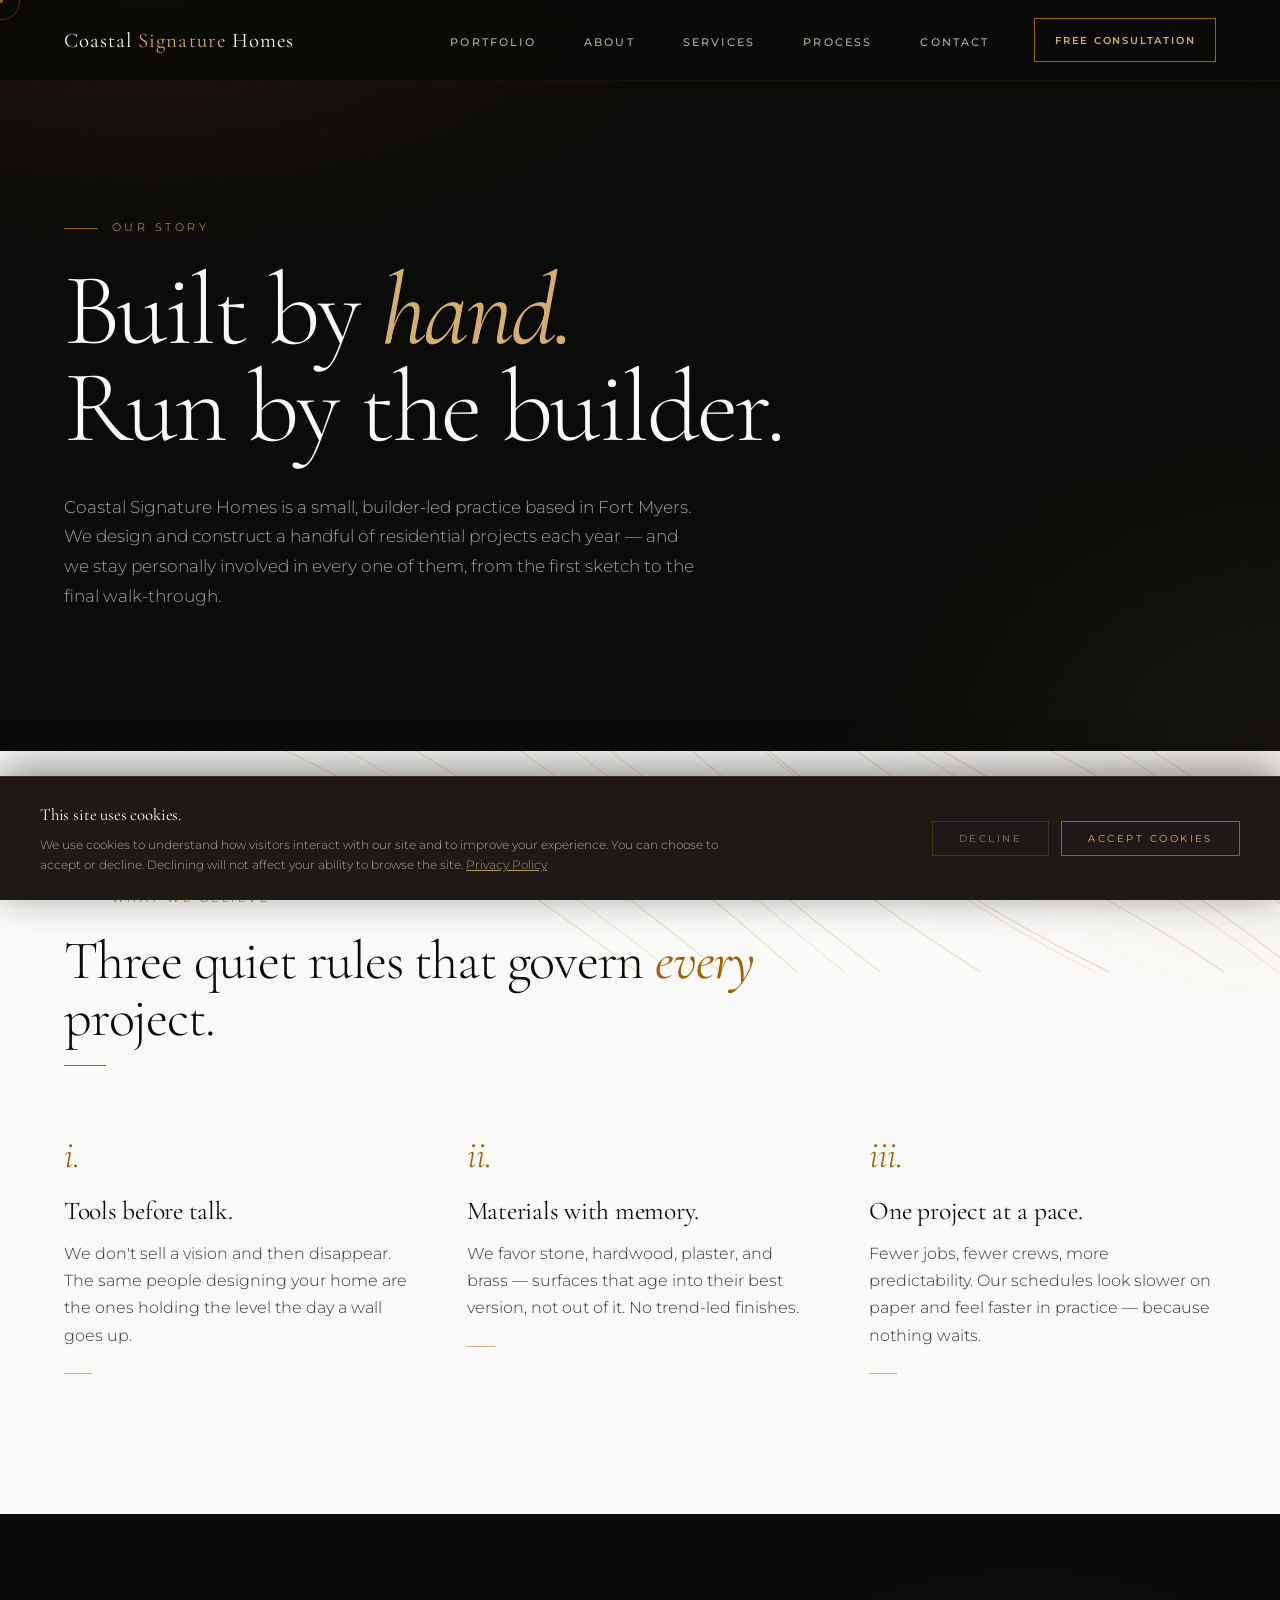
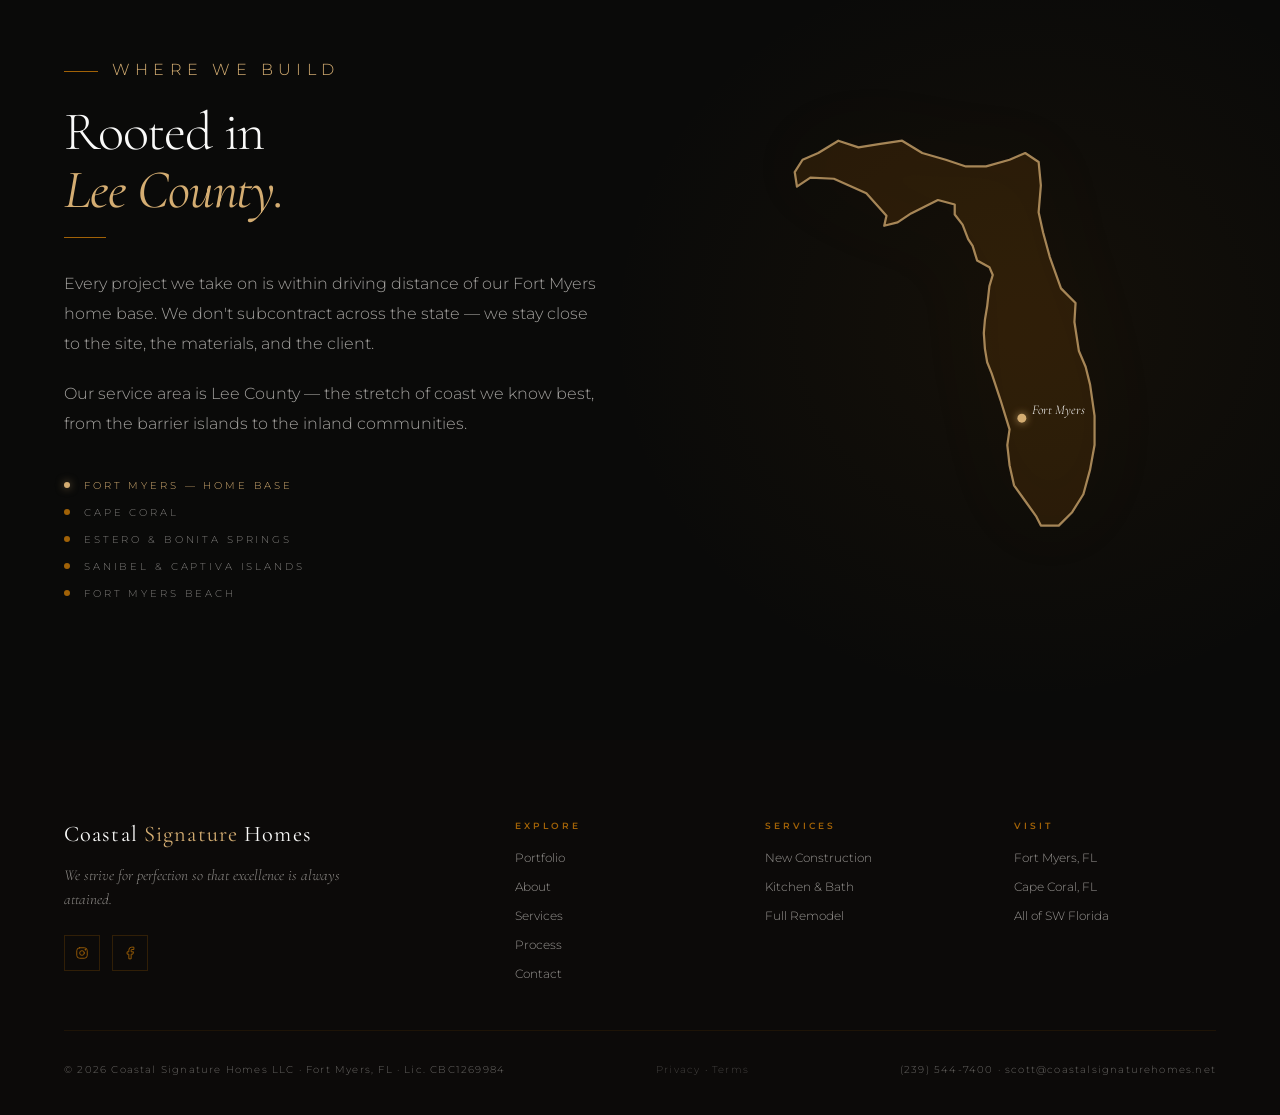
<file: about.html>
<!DOCTYPE html>
<html lang="en">
<head>
<meta charset="UTF-8" />
<meta name="viewport" content="width=device-width, initial-scale=1.0, viewport-fit=cover" />
<meta name="description" content="About Coastal Signature Homes — a small, builder-led team crafting custom homes and remodels across Southwest Florida." />
<title>About — Coastal Signature Homes</title>
<link rel="preconnect" href="https://fonts.googleapis.com">
<link rel="preconnect" href="https://fonts.gstatic.com" crossorigin>
<link href="https://fonts.googleapis.com/css2?family=Cormorant+Garamond:ital,wght@0,300;0,400;0,500;0,600;1,300;1,400;1,500&family=Montserrat:wght@300;400;500;600;700&display=swap" rel="stylesheet">
<link rel="stylesheet" href="assets/site.css">

<!-- SEO -->
<link rel="canonical" href="https://coastalsignaturehomes.net/about" />
<meta name="robots" content="index,follow,max-image-preview:large" />
<meta name="theme-color" content="#1C1917" />
<meta name="geo.region" content="US-FL" /><meta name="geo.placename" content="Fort Myers" />
<meta property="og:type" content="website" />
<meta property="og:site_name" content="Coastal Signature Homes" />
<meta property="og:title" content="About Coastal Signature Homes — Builder-led custom homes in SWFL" />
<meta property="og:description" content="A small, builder-led team crafting custom homes and remodels across Fort Myers, Cape Coral, and Southwest Florida." />
<meta property="og:url" content="https://coastalsignaturehomes.net/about" />
<meta property="og:image" content="https://coastalsignaturehomes.net/images/about-kitchen.jpeg" />
<meta name="twitter:card" content="summary_large_image" />
<meta name="twitter:title" content="About Coastal Signature Homes" />
<meta name="twitter:description" content="A small, builder-led team crafting custom homes and remodels across Southwest Florida." />
<meta name="twitter:image" content="https://coastalsignaturehomes.net/images/about-kitchen.jpeg" />
<link rel="icon" type="image/svg+xml" href="data:image/svg+xml,%3Csvg xmlns='http://www.w3.org/2000/svg' viewBox='0 0 32 32'%3E%3Crect width='32' height='32' fill='%231C1917'/%3E%3Ctext x='50%25' y='58%25' text-anchor='middle' fill='%23d4ad72' font-family='Georgia,serif' font-size='18' font-weight='600'%3ECS%3C/text%3E%3C/svg%3E" />
<script type="application/ld+json">
{
  "@context": "https://schema.org",
  "@graph": [
    {
      "@type": "AboutPage",
      "@id": "https://coastalsignaturehomes.net/about.html#webpage",
      "url": "https://coastalsignaturehomes.net/about.html",
      "name": "About — Coastal Signature Homes",
      "description": "About Coastal Signature Homes — a small, builder-led team crafting custom homes and remodels across Southwest Florida.",
      "isPartOf": { "@id": "https://coastalsignaturehomes.net/#website" },
      "about": { "@id": "https://coastalsignaturehomes.net/#business" },
      "breadcrumb": { "@id": "https://coastalsignaturehomes.net/about.html#breadcrumb" }
    },
    {
      "@type": "BreadcrumbList",
      "@id": "https://coastalsignaturehomes.net/about.html#breadcrumb",
      "itemListElement": [
        { "@type": "ListItem", "position": 1, "name": "Home", "item": "https://coastalsignaturehomes.net/" },
        { "@type": "ListItem", "position": 2, "name": "About", "item": "https://coastalsignaturehomes.net/about.html" }
      ]
    },
    {
      "@type": "Organization",
      "@id": "https://coastalsignaturehomes.net/#business",
      "name": "Coastal Signature Homes",
      "url": "https://coastalsignaturehomes.net/",
      "telephone": "+1-239-544-7400",
      "email": "scott@coastalsignaturehomes.net",
      "address": { "@type": "PostalAddress", "streetAddress": "16120 San Carlos Blvd, Unit 11", "addressLocality": "Fort Myers", "addressRegion": "FL", "postalCode": "33908", "addressCountry": "US" },
      "foundingDate": "2004",
      "founder": { "@type": "Person", "name": "Scott" }
    }
  ]
}
</script>
<style>
/* ---- Subpage scaffolding ---- */
.sub-hero { position: relative; padding: 220px 64px 140px; background:
    radial-gradient(ellipse 80% 60% at 12% 0%, rgba(161,98,7,0.12) 0%, transparent 55%),
    radial-gradient(ellipse 60% 80% at 100% 100%, rgba(212,173,114,0.06) 0%, transparent 60%),
    #0A0A09;
  border-bottom: 1px solid rgba(161,98,7,0.10);
  overflow: hidden;
}
.sub-hero::before { content:''; position:absolute; inset:0; background: url("data:image/svg+xml;utf8,<svg xmlns='http://www.w3.org/2000/svg' width='160' height='160'><filter id='n'><feTurbulence type='fractalNoise' baseFrequency='0.9' numOctaves='2' stitchTiles='stitch'/><feColorMatrix values='0 0 0 0 0.7  0 0 0 0 0.55  0 0 0 0 0.25  0 0 0 0.035 0'/></filter><rect width='100%' height='100%' filter='url(%23n)'/></svg>"); opacity: .6; pointer-events:none; mix-blend-mode: overlay; }
.sub-hero-inner { max-width: 1200px; margin: 0 auto; position: relative; }
.sub-eyebrow { font-family: var(--font-body); font-size: 0.68rem; letter-spacing: 0.32em; text-transform: uppercase; color: var(--csh-gold-lt); margin: 0 0 28px; }
.sub-eyebrow::before { content:''; display:inline-block; width:34px; height:1px; background: var(--csh-gold); vertical-align: middle; margin-right: 14px; }
.sub-title { font-family: var(--font-display); font-weight: 300; color: var(--csh-ivory); font-size: clamp(3.2rem, 8vw, 6.4rem); line-height: 0.95; letter-spacing: -0.025em; margin: 0; }
.sub-title em { font-style: italic; color: var(--csh-gold-lt); font-weight: 400; }
.sub-lede { max-width: 640px; margin: 36px 0 0; color: rgba(245,242,237,0.66); font-size: 1.06rem; line-height: 1.75; font-weight: 300; }
.sub-meta { margin-top: 56px; display:flex; gap:48px; flex-wrap:wrap; font-family: var(--font-body); font-size: 0.66rem; letter-spacing: 0.26em; text-transform: uppercase; color: rgba(245,242,237,0.45); }
.sub-meta span strong { display:block; color: var(--csh-gold-lt); font-weight: 500; letter-spacing: 0.22em; margin-bottom: 6px; }
.sub-section { padding: 140px 64px; background: #0A0A09; color: var(--csh-ivory); position: relative; }
.sub-section.light { background:
    radial-gradient(ellipse 60% 80% at 100% 0%, rgba(161,98,7,0.05) 0%, transparent 55%),
    var(--csh-ivory); color: var(--csh-ink); }
.sub-inner { max-width: 1200px; margin: 0 auto; }
.sub-h2 { font-family: var(--font-display); font-weight: 300; font-size: clamp(2.2rem, 4.4vw, 3.4rem); line-height: 1.05; letter-spacing: -0.022em; margin: 0 0 18px; color: var(--csh-ivory); }
.sub-h2 em { font-style: italic; color: var(--csh-gold-lt); font-weight: 400; }
.sub-section.light .sub-h2 { color: var(--csh-ink); }
.sub-section.light .sub-h2 em { color: var(--csh-gold); }
.sub-section p { color: rgba(245,242,237,0.78); }
.sub-section.light p { color: #3a3531; }
.sub-rule { width: 42px; height: 1px; background: var(--csh-gold); border:0; margin: 0 0 30px; }

@media (max-width: 900px) {
  .sub-hero { padding: 160px 24px 80px; }
  .sub-section { padding: 90px 24px; }
  .sub-meta { gap: 28px; }
}

.about-grid { display:grid; grid-template-columns: 1fr 1fr; gap: 80px; align-items: center; }
.about-portrait { aspect-ratio: 3/4; overflow:hidden; border-radius:2px; }
.about-portrait img { width:100%; height:100%; object-fit:cover; }
.about-copy p { color: rgba(245,242,237,0.66); font-size: 1.04rem; line-height: 1.85; font-weight: 300; margin: 0 0 22px; max-width: 520px; }
.about-sig { margin-top: 36px; font-family: var(--font-display); font-style: italic; font-size: 1.6rem; color: var(--csh-gold-lt); }
.about-sig + span { display:block; font-family: var(--font-body); font-size: .62rem; letter-spacing: .28em; text-transform: uppercase; color: rgba(245,242,237,0.42); margin-top: 6px; }
.values { display:grid; grid-template-columns: repeat(3, 1fr); gap: 56px; }
.value h3 { font-family: var(--font-display); font-weight: 400; font-size: 1.6rem; color: var(--csh-ink); margin: 22px 0 14px; letter-spacing: -0.01em; }
.value p { color: #4a4540; font-size: 0.98rem; line-height: 1.75; font-weight: 300; margin: 0; }
.value .v-num { font-family: var(--font-display); font-style: italic; color: var(--csh-gold); font-size: 2.4rem; line-height: 1; }
.value::after { content:''; display:block; width:28px; height:1px; background: var(--csh-gold); margin-top: 24px; opacity: .5; }
@media (max-width: 900px){ .about-grid{ grid-template-columns: 1fr; gap: 48px; } .values{ grid-template-columns: 1fr; gap: 40px; } }

/* ---- Florida map section ---- */
.map-section { padding: 140px 64px; background: #0A0A09; position: relative; overflow: hidden; }
.map-section::before { content:''; position:absolute; inset:0; background: radial-gradient(ellipse 50% 70% at 80% 50%, rgba(161,98,7,0.07) 0%, transparent 65%); pointer-events:none; }
.map-inner { max-width: 1200px; margin: 0 auto; display: grid; grid-template-columns: 1fr 1fr; gap: 80px; align-items: center; }
.map-copy .sub-h2 { color: var(--csh-ivory); }
.map-copy p { color: rgba(245,242,237,0.66); font-size: 1.02rem; line-height: 1.85; font-weight: 300; margin: 0 0 20px; }
.map-areas { margin-top: 40px; display: flex; flex-direction: column; gap: 14px; }
.map-area-item { display: flex; align-items: center; gap: 14px; font-family: var(--font-body); font-size: 0.64rem; letter-spacing: 0.28em; text-transform: uppercase; color: rgba(245,242,237,0.5); }
.map-area-item::before { content:''; width: 6px; height: 6px; border-radius: 50%; background: var(--csh-gold); flex-shrink: 0; }
.map-area-item.primary { color: var(--csh-gold-lt); }
.map-area-item.primary::before { background: var(--csh-gold-lt); box-shadow: 0 0 8px rgba(212,173,114,0.6); }
.map-visual { display: flex; align-items: flex-start; justify-content: center; padding-top: 20px; }
.map-svg-wrap { width: 100%; max-width: 320px; margin: 0 auto; }
.map-svg-wrap svg { width: 100%; height: auto; display: block; filter: drop-shadow(0 0 40px rgba(161,98,7,0.12)); }
.fl-body { fill: rgba(161,98,7,0.18); stroke: rgba(212,173,114,0.75); stroke-width: 2; stroke-linejoin: round; stroke-linecap: round; }
.fl-service { fill: rgba(161,98,7,0.22); stroke: rgba(212,173,114,0.55); stroke-width: 1.2; }
.fm-pin-ring { fill: none; stroke: var(--csh-gold-lt); stroke-width: 1.5; opacity: 0; animation: pingRing 2.4s ease-out infinite; }
.fm-pin-ring-2 { animation-delay: 0.8s; }
.fm-pin-ring-3 { animation-delay: 1.6s; }
.fm-pin-dot { fill: var(--csh-gold-lt); filter: drop-shadow(0 0 4px rgba(212,173,114,0.8)); }
@keyframes pingRing { 0% { r: 5; opacity: 0.8; } 100% { r: 20; opacity: 0; } }
.fm-label-city { font-family: var(--font-display); font-style: italic; font-size: 12px; fill: var(--csh-ivory); }
.map-grid-line { stroke: rgba(212,173,114,0.06); stroke-width: 1; stroke-dasharray: 3 6; }
.map-coord { font-family: var(--font-body); font-size: 7px; letter-spacing: 0.12em; fill: rgba(212,173,114,0.22); }
@media (max-width: 900px) {
  .map-section { padding: 90px 24px; }
  .map-inner { grid-template-columns: 1fr; gap: 56px; }
  .map-visual { order: -1; }
  .map-svg-wrap { max-width: 260px; }
}

</style>
</head><body class="home-curves">
<div id="scroll-progress" aria-hidden="true"></div>
<div id="csh-cursor-ring"></div>
<div id="csh-cursor-dot"></div>
<a href="#top" id="to-top" aria-label="Back to top">
  <svg width="16" height="16" viewBox="0 0 24 24" fill="none" stroke="currentColor" stroke-width="1.5" stroke-linecap="round" stroke-linejoin="round"><line x1="12" y1="19" x2="12" y2="5"/><polyline points="5 12 12 5 19 12"/></svg>
</a>
<aside class="mobile-cta-dock" aria-label="Quick actions">
  <a class="cta-call" href="tel:2395447400" aria-label="Call (239) 544-7400">
    <svg viewBox="0 0 24 24" fill="none" stroke="currentColor" stroke-width="1.8" stroke-linecap="round" stroke-linejoin="round"><path d="M22 16.92v3a2 2 0 01-2.18 2 19.79 19.79 0 01-8.63-3.07A19.5 19.5 0 013.07 10.8 19.79 19.79 0 01.22 2.18 2 2 0 012.2 0h3a2 2 0 012 1.72 12.84 12.84 0 00.7 2.81 2 2 0 01-.45 2.11L6.91 7.09a16 16 0 006 6l.45-.45a2 2 0 012.11-.45 12.84 12.84 0 002.81.7A2 2 0 0122 14.92z"/></svg>
    Call Now
  </a>
  <a class="cta-contact" href="/contact" aria-label="Get a free consultation">
    Free Consult
    <svg viewBox="0 0 24 24" fill="none" stroke="currentColor" stroke-width="1.8" stroke-linecap="round" stroke-linejoin="round"><line x1="5" y1="12" x2="19" y2="12"/><polyline points="12 5 19 12 12 19"/></svg>
  </a>
</aside>
<a id="top"></a>
<nav class="csh-nav scrolled" id="csh-nav">
  <a href="/" class="csh-nav-brand c-link">Coastal <em>Signature</em> Homes</a>
  <ul class="csh-nav-list">
    <li><a href="/portfolio" class="csh-nav-lnk c-link">Portfolio</a></li>
    <li><a href="/about" class="csh-nav-lnk c-link is-active">About</a></li>
    <li><a href="/services" class="csh-nav-lnk c-link">Services</a></li>
    <li><a href="/process" class="csh-nav-lnk c-link">Process</a></li>
    <li><a href="/contact" class="csh-nav-lnk c-link">Contact</a></li>
    <li><a href="/contact" class="btn-wipe btn-nav c-link"><span>Free Consultation</span></a></li>
  </ul>
  <button class="hbr" id="hbr" aria-label="Open navigation" aria-expanded="false"><span></span><span></span><span></span></button>
</nav>
<div class="mob-menu" id="mobMenu" role="dialog" aria-label="Navigation" aria-modal="true">
  <button class="mob-close" id="mobClose" aria-label="Close menu" type="button">
    <svg width="20" height="20" viewBox="0 0 24 24" fill="none" stroke="currentColor" stroke-width="1.5" stroke-linecap="round" stroke-linejoin="round"><line x1="18" y1="6" x2="6" y2="18"/><line x1="6" y1="6" x2="18" y2="18"/></svg>
  </button>
  <a href="/">Home</a>
  <a href="/portfolio">Portfolio</a>
  <a href="/about">About</a>
  <a href="/services">Services</a>
  <a href="/process">Process</a>
  <a href="/contact">Contact</a>
  <a href="tel:2395447400" style="color:var(--csh-gold); font-size:.72rem; letter-spacing:.28em; text-transform:uppercase; margin-top:8px; font-family:var(--font-body); font-weight:600;">(239) 544-7400</a>
</div>
<section class="sub-hero ">
  <div class="sub-hero-inner">
    <p class="sub-eyebrow">Our Story</p>
    <h1 class="sub-title">Built by <em>hand.</em><br>Run by the builder.</h1>
    <p class="sub-lede">Coastal Signature Homes is a small, builder-led practice based in Fort Myers. We design and construct a handful of residential projects each year — and we stay personally involved in every one of them, from the first sketch to the final walk-through.</p>
  </div>
</section>
<section class="sub-section light">
  <div class="sub-inner">
    <p class="sub-eyebrow" style="color: var(--csh-gold);">What we believe</p>
    <h2 class="sub-h2" style="color: var(--csh-ink); max-width: 720px;">Three quiet rules that govern <em>every</em> project.</h2>
    <hr class="sub-rule">
    <div class="values" style="margin-top: 70px;">
      <div class="value csh-reveal">
        <div class="v-num">i.</div>
        <h3>Tools before talk.</h3>
        <p>We don't sell a vision and then disappear. The same people designing your home are the ones holding the level the day a wall goes up.</p>
      </div>
      <div class="value csh-reveal csh-delay-1">
        <div class="v-num">ii.</div>
        <h3>Materials with memory.</h3>
        <p>We favor stone, hardwood, plaster, and brass — surfaces that age into their best version, not out of it. No trend-led finishes.</p>
      </div>
      <div class="value csh-reveal csh-delay-2">
        <div class="v-num">iii.</div>
        <h3>One project at a pace.</h3>
        <p>Fewer jobs, fewer crews, more predictability. Our schedules look slower on paper and feel faster in practice — because nothing waits.</p>
      </div>
    </div>
  </div>
</section>
<section class="map-section">
  <div class="map-inner">
    <div class="map-copy csh-reveal">
      <p class="sub-eyebrow" style="color:var(--csh-gold-lt);">Where we build</p>
      <h2 class="sub-h2">Rooted in<br><em>Lee County.</em></h2>
      <hr class="sub-rule">
      <p>Every project we take on is within driving distance of our Fort Myers home base. We don't subcontract across the state — we stay close to the site, the materials, and the client.</p>
      <p>Our service area is Lee County — the stretch of coast we know best, from the barrier islands to the inland communities.</p>
      <div class="map-areas">
        <div class="map-area-item primary">Fort Myers — Home Base</div>
        <div class="map-area-item">Cape Coral</div>
        <div class="map-area-item">Estero &amp; Bonita Springs</div>
        <div class="map-area-item">Sanibel &amp; Captiva Islands</div>
        <div class="map-area-item">Fort Myers Beach</div>
      </div>
    </div>
    <div class="map-visual csh-reveal csh-delay-1">
      <div class="map-svg-wrap">
        <svg viewBox="-6 -6 286 362" xmlns="http://www.w3.org/2000/svg" aria-label="Map of Florida with Fort Myers marked">
          <!--
            Projection: x = (lon + 87.6) * 35.5
                        y = (31.0 - lat) * 56.9
            ~55 real coordinate points traced clockwise from NE corner.
          -->
          <path class="fl-body" d="
            M 218,19
            L 220,40  L 218,64  L 222,82  L 228,104
            L 238,132 L 251,145 L 250,162 L 254,188
            L 260,202 L 264,218 L 268,246 L 268,272
            L 264,294 L 258,316 L 248,332 L 236,344
            L 220,344 L 216,336
            L 206,322 L 196,308 L 192,290 L 190,272
            L 192,258 L 188,245 L 184,232 L 180,220
            L 176,208 L 172,198 L 170,186 L 169,172
            L 170,160 L 172,148 L 174,130 L 177,120
            L 174,113 L 163,107 L 159,94  L 155,88
            L 150,75  L 143,66  L 143,57
            L 128,53  L 104,65  L 92,73
            L 80,76   L 82,67   L 64,47
            L 35,34   L 14,33   L 2,41
            L 0,28    L 7,17    L 21,11
            L 39,0    L 57,6    L 75,3
            L 96,0    L 114,11  L 135,17
            L 153,23  L 171,23  L 192,17
            L 206,11  L 218,19 Z
          "/>

          <!-- Fort Myers pin (26.64N, 81.87W → x=203, y=248) -->
          <circle class="fm-pin-ring"               cx="203" cy="248" r="5"/>
          <circle class="fm-pin-ring fm-pin-ring-2" cx="203" cy="248" r="5"/>
          <circle class="fm-pin-ring fm-pin-ring-3" cx="203" cy="248" r="5"/>
          <circle class="fm-pin-dot"                cx="203" cy="248" r="4"/>
          <text class="fm-label-city"               x="212" y="244">Fort Myers</text>
        </svg>
      </div>
    </div>
  </div>
</section>
<footer class="ft csh-grain">
  <div class="ft-grid">
    <div>
      <a href="/" class="ft-brand">Coastal <span>Signature</span> Homes</a>
      <p class="ft-tag">We strive for perfection so that excellence is always attained.</p>
      <div class="ft-social-row">
        <a href="#" class="ft-social c-link" aria-label="Instagram"><svg width="14" height="14" viewBox="0 0 24 24" fill="none" stroke="currentColor" stroke-width="1.5" stroke-linecap="round" stroke-linejoin="round"><rect x="3" y="3" width="18" height="18" rx="5"/><circle cx="12" cy="12" r="4"/><circle cx="17.5" cy="6.5" r="0.6" fill="currentColor"/></svg></a>
        <a href="#" class="ft-social c-link" aria-label="Facebook"><svg width="14" height="14" viewBox="0 0 24 24" fill="none" stroke="currentColor" stroke-width="1.5" stroke-linecap="round" stroke-linejoin="round"><path d="M18 2h-3a5 5 0 0 0-5 5v3H7v4h3v8h4v-8h3l1-4h-4V7a1 1 0 0 1 1-1h3z"/></svg></a>
      </div>
    </div>
    <div class="ft-col">
      <p class="ft-col-h">Explore</p>
      <ul><li><a href="/portfolio">Portfolio</a></li><li><a href="/about">About</a></li><li><a href="/services">Services</a></li><li><a href="/process">Process</a></li><li><a href="/contact">Contact</a></li></ul>
    </div>
    <div class="ft-col">
      <p class="ft-col-h">Services</p>
      <ul><li><a href="/services#new-construction">New Construction</a></li><li><a href="/services#kitchen-bath">Kitchen &amp; Bath</a></li><li><a href="/services#full-remodel">Full Remodel</a></li></ul>
    </div>
    <div class="ft-col">
      <p class="ft-col-h">Visit</p>
      <ul><li><a>Fort Myers, FL</a></li><li><a>Cape Coral, FL</a></li><li><a>All of SW Florida</a></li></ul>
    </div>
  </div>
  <div class="ft-bottom">
    <span>© <span id="yr"></span> Coastal Signature Homes LLC · Fort Myers, FL · Lic. CBC1269984</span>
    <span><a href="/privacy" style="color:inherit;opacity:.6;text-decoration:none;">Privacy</a> · <a href="/terms" style="color:inherit;opacity:.6;text-decoration:none;">Terms</a></span>
    <span>(239) 544-7400 · scott@coastalsignaturehomes.net</span>
  </div>
</footer>
<script>
document.getElementById('yr').textContent = new Date().getFullYear();
/* nav scroll */
var nav=document.getElementById('csh-nav');
function navState(){ if(window.scrollY>40) nav.classList.add('scrolled'); else nav.classList.add('scrolled'); }
navState();
window.addEventListener('scroll', navState, {passive:true});
/* scroll progress */
var sp=document.getElementById('scroll-progress');
window.addEventListener('scroll', function(){ var h=document.documentElement; var pct=(h.scrollTop)/(h.scrollHeight-h.clientHeight)*100; sp.style.width=pct+'%'; }, {passive:true});
/* back to top */
var tt=document.getElementById('to-top');
window.addEventListener('scroll', function(){ if(window.scrollY>600) tt.classList.add('show'); else tt.classList.remove('show'); }, {passive:true});
/* mob menu */
var hbr=document.getElementById('hbr'), mm=document.getElementById('mobMenu'), mc=document.getElementById('mobClose');
function mob(o){ mm.classList.toggle('open',o); hbr.setAttribute('aria-expanded',o); document.body.style.overflow=o?'hidden':''; }
hbr.addEventListener('click',()=>mob(true)); mc.addEventListener('click',()=>mob(false));
mm.querySelectorAll('a').forEach(a=>a.addEventListener('click',()=>mob(false)));
/* reveals */
var io=new IntersectionObserver(function(es){es.forEach(e=>{if(e.isIntersecting){e.target.classList.add('visible');io.unobserve(e.target);}})},{threshold:0.15});
document.querySelectorAll('.csh-reveal').forEach(el=>io.observe(el));
/* custom cursor */
var ring=document.getElementById('csh-cursor-ring'), dot=document.getElementById('csh-cursor-dot');
var hasMouse = window.matchMedia('(pointer:fine)').matches;
if(hasMouse){
  document.body.classList.add('has-cursor');
  window.addEventListener('mousemove', function(e){ ring.style.transform='translate('+(e.clientX-16)+'px,'+(e.clientY-16)+'px)'; dot.style.transform='translate('+(e.clientX-3)+'px,'+(e.clientY-3)+'px)'; });
  document.querySelectorAll('.c-link, a, button, input, textarea').forEach(el=>{
    el.addEventListener('mouseenter',()=>{ring.classList.add('hover');dot.classList.add('hover');});
    el.addEventListener('mouseleave',()=>{ring.classList.remove('hover');dot.classList.remove('hover');});
  });
}
</script>
<script src="assets/cookies.js"></script>
</body>
</html>
</file>
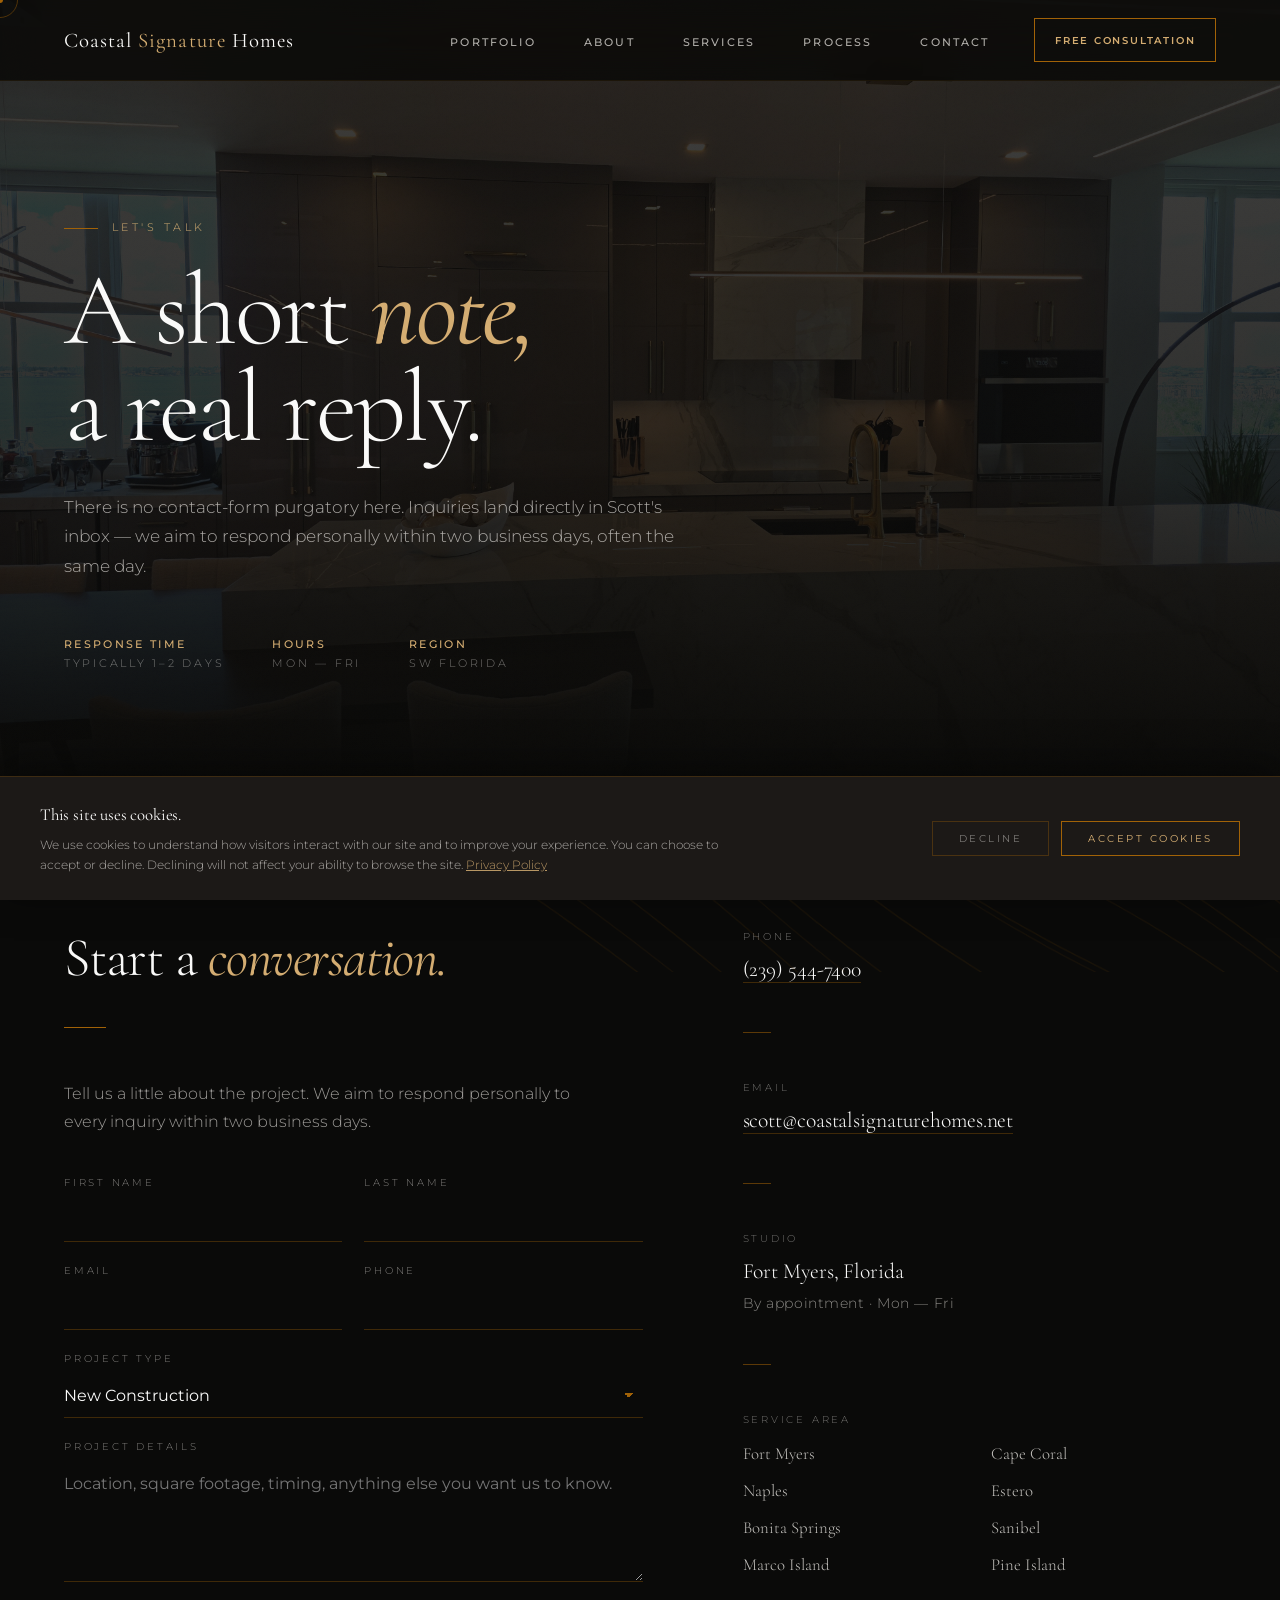
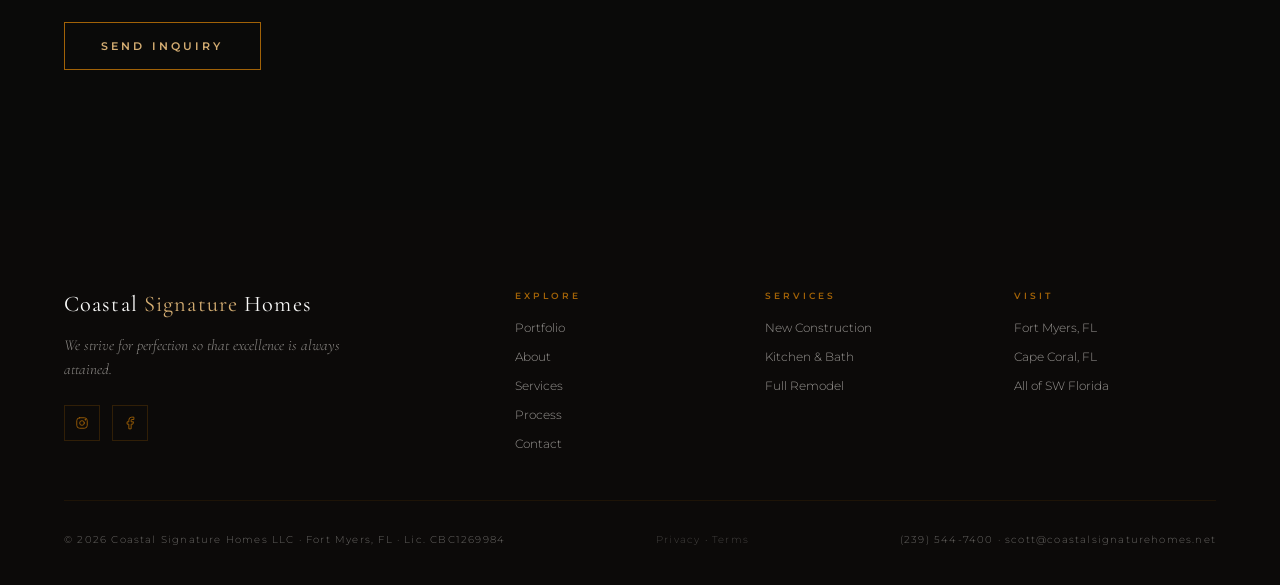
<file: contact.html>
<!DOCTYPE html>
<html lang="en">
<head>
<meta charset="UTF-8" />
<meta name="viewport" content="width=device-width, initial-scale=1.0, viewport-fit=cover" />
<meta name="description" content="Get in touch with Coastal Signature Homes — start a conversation about your custom home or remodel in Southwest Florida." />
<title>Contact — Coastal Signature Homes</title>
<link rel="preconnect" href="https://fonts.googleapis.com">
<link rel="preconnect" href="https://fonts.gstatic.com" crossorigin>
<link href="https://fonts.googleapis.com/css2?family=Cormorant+Garamond:ital,wght@0,300;0,400;0,500;0,600;1,300;1,400;1,500&family=Montserrat:wght@300;400;500;600;700&display=swap" rel="stylesheet">
<link rel="stylesheet" href="assets/site.css">

<!-- SEO -->
<link rel="canonical" href="https://coastalsignaturehomes.net/contact" />
<meta name="robots" content="index,follow,max-image-preview:large" />
<meta name="theme-color" content="#1C1917" />
<meta name="geo.region" content="US-FL" /><meta name="geo.placename" content="Fort Myers" />
<meta name="geo.position" content="26.6406;-81.8723" />
<meta property="og:type" content="website" />
<meta property="og:site_name" content="Coastal Signature Homes" />
<meta property="og:title" content="Contact — Coastal Signature Homes · Fort Myers, FL" />
<meta property="og:description" content="Start a conversation about your custom home or remodel in Southwest Florida. Call (239) 544-7400 or email scott@coastalsignaturehomes.net." />
<meta property="og:url" content="https://coastalsignaturehomes.net/contact" />
<meta property="og:image" content="https://coastalsignaturehomes.net/images/about-kitchen.jpeg" />
<meta name="twitter:card" content="summary_large_image" />
<meta name="twitter:title" content="Contact — Coastal Signature Homes" />
<meta name="twitter:description" content="Start a conversation about your custom home or remodel in Southwest Florida." />
<meta name="twitter:image" content="https://coastalsignaturehomes.net/images/about-kitchen.jpeg" />
<link rel="icon" type="image/svg+xml" href="data:image/svg+xml,%3Csvg xmlns='http://www.w3.org/2000/svg' viewBox='0 0 32 32'%3E%3Crect width='32' height='32' fill='%231C1917'/%3E%3Ctext x='50%25' y='58%25' text-anchor='middle' fill='%23d4ad72' font-family='Georgia,serif' font-size='18' font-weight='600'%3ECS%3C/text%3E%3C/svg%3E" />
<script type="application/ld+json">
{
  "@context": "https://schema.org",
  "@graph": [
    {
      "@type": "ContactPage",
      "@id": "https://coastalsignaturehomes.net/contact.html#webpage",
      "url": "https://coastalsignaturehomes.net/contact.html",
      "name": "Contact — Coastal Signature Homes",
      "isPartOf": { "@id": "https://coastalsignaturehomes.net/#website" },
      "about": { "@id": "https://coastalsignaturehomes.net/#business" },
      "breadcrumb": { "@id": "https://coastalsignaturehomes.net/contact.html#breadcrumb" }
    },
    {
      "@type": "BreadcrumbList",
      "@id": "https://coastalsignaturehomes.net/contact.html#breadcrumb",
      "itemListElement": [
        { "@type": "ListItem", "position": 1, "name": "Home", "item": "https://coastalsignaturehomes.net/" },
        { "@type": "ListItem", "position": 2, "name": "Contact", "item": "https://coastalsignaturehomes.net/contact.html" }
      ]
    },
    {
      "@type": "Organization",
      "@id": "https://coastalsignaturehomes.net/#business",
      "name": "Coastal Signature Homes",
      "url": "https://coastalsignaturehomes.net/",
      "contactPoint": [{
        "@type": "ContactPoint",
        "telephone": "+1-239-544-7400",
        "email": "scott@coastalsignaturehomes.net",
        "contactType": "sales",
        "areaServed": "US-FL",
        "availableLanguage": ["English"]
      }],
      "address": { "@type": "PostalAddress", "streetAddress": "16120 San Carlos Blvd, Unit 11", "addressLocality": "Fort Myers", "addressRegion": "FL", "postalCode": "33908", "addressCountry": "US" },
      "geo": { "@type": "GeoCoordinates", "latitude": 26.4850, "longitude": -81.9300 }
    }
  ]
}
</script>
<style>
/* ---- Subpage scaffolding ---- */
.sub-hero { position: relative; padding: 220px 64px 120px; background:
    radial-gradient(ellipse 80% 60% at 12% 0%, rgba(161,98,7,0.12) 0%, transparent 55%),
    radial-gradient(ellipse 60% 80% at 100% 100%, rgba(212,173,114,0.06) 0%, transparent 60%),
    #0A0A09;
  border-bottom: 1px solid rgba(161,98,7,0.10);
  overflow: hidden;
}
.sub-hero::before { content:''; position:absolute; inset:0; background: url("data:image/svg+xml;utf8,<svg xmlns='http://www.w3.org/2000/svg' width='160' height='160'><filter id='n'><feTurbulence type='fractalNoise' baseFrequency='0.9' numOctaves='2' stitchTiles='stitch'/><feColorMatrix values='0 0 0 0 0.7  0 0 0 0 0.55  0 0 0 0 0.25  0 0 0 0.035 0'/></filter><rect width='100%' height='100%' filter='url(%23n)'/></svg>"); opacity: .6; pointer-events:none; mix-blend-mode: overlay; }
.sub-hero-inner { max-width: 1200px; margin: 0 auto; position: relative; }
.sub-eyebrow { font-family: var(--font-body); font-size: 0.68rem; letter-spacing: 0.32em; text-transform: uppercase; color: var(--csh-gold-lt); margin: 0 0 28px; }
.sub-eyebrow::before { content:''; display:inline-block; width:34px; height:1px; background: var(--csh-gold); vertical-align: middle; margin-right: 14px; }
.sub-title { font-family: var(--font-display); font-weight: 300; color: var(--csh-ivory); font-size: clamp(3.2rem, 8vw, 6.4rem); line-height: 0.95; letter-spacing: -0.025em; margin: 0; }
.sub-title em { font-style: italic; color: var(--csh-gold-lt); font-weight: 400; }
.sub-lede { max-width: 640px; margin: 36px 0 0; color: rgba(245,242,237,0.66); font-size: 1.06rem; line-height: 1.75; font-weight: 300; }
.sub-meta { margin-top: 56px; display:flex; gap:48px; flex-wrap:wrap; font-family: var(--font-body); font-size: 0.66rem; letter-spacing: 0.26em; text-transform: uppercase; color: rgba(245,242,237,0.45); }
.sub-meta span strong { display:block; color: var(--csh-gold-lt); font-weight: 500; letter-spacing: 0.22em; margin-bottom: 6px; }
.sub-section { padding: 140px 64px; background: #0A0A09; color: var(--csh-ivory); position: relative; }
.sub-section.light { background:
    radial-gradient(ellipse 60% 80% at 100% 0%, rgba(161,98,7,0.05) 0%, transparent 55%),
    var(--csh-ivory); color: var(--csh-ink); }
.sub-inner { max-width: 1200px; margin: 0 auto; }
.sub-h2 { font-family: var(--font-display); font-weight: 300; font-size: clamp(2.2rem, 4.4vw, 3.4rem); line-height: 1.05; letter-spacing: -0.022em; margin: 0 0 18px; color: var(--csh-ivory); }
.sub-h2 em { font-style: italic; color: var(--csh-gold-lt); font-weight: 400; }
.sub-section.light .sub-h2 { color: var(--csh-ink); }
.sub-section.light .sub-h2 em { color: var(--csh-gold); }
.sub-section p { color: rgba(245,242,237,0.78); }
.sub-section.light p { color: #3a3531; }
.sub-rule { width: 42px; height: 1px; background: var(--csh-gold); border:0; margin: 0 0 30px; }

@media (max-width: 900px) {
  .sub-hero { padding: 160px 24px 80px; }
  .sub-section { padding: 90px 24px; }
  .sub-meta { gap: 28px; }
}

.sub-hero.contact-hero { background:
    linear-gradient(180deg, rgba(10,10,9,0.78) 0%, rgba(10,10,9,0.85) 60%, #0A0A09 100%),
    radial-gradient(ellipse 80% 60% at 12% 0%, rgba(161,98,7,0.18) 0%, transparent 55%),
    url('images/kitchen-other-house.jpeg') center / cover no-repeat,
    #0A0A09;
}
.sub-hero.contact-hero::before { opacity: .35; }
.contact-grid { display:grid; grid-template-columns: 1.1fr 0.9fr; gap: 100px; align-items: start; }
.form { display:flex; flex-direction: column; gap: 22px; }
.field { display:flex; flex-direction:column; gap: 10px; }
.field label { font-family: var(--font-body); font-size: 0.62rem; letter-spacing: 0.28em; text-transform: uppercase; color: rgba(245,242,237,0.5); }
.field input, .field select, .field textarea { background: transparent; border: 0; border-bottom: 1px solid rgba(161,98,7,0.35); color: var(--csh-ivory); padding: 12px 0; font-family: var(--font-body); font-size: 1rem; transition: border-color .25s; outline: none; }
.field input:focus, .field select:focus, .field textarea:focus { border-bottom-color: var(--csh-gold-lt); }
.field textarea { min-height: 120px; resize: vertical; font-family: var(--font-body); }
.field select { background-image: linear-gradient(45deg, transparent 50%, var(--csh-gold) 50%), linear-gradient(135deg, var(--csh-gold) 50%, transparent 50%); background-position: calc(100% - 14px) 50%, calc(100% - 9px) 50%; background-size: 5px 5px, 5px 5px; background-repeat: no-repeat; appearance: none; -webkit-appearance: none; }
.field select option { background: var(--csh-ink); color: var(--csh-ivory); }
.field-row { display:grid; grid-template-columns: 1fr 1fr; gap: 22px; }
.form-submit { margin-top: 18px; align-self: flex-start; padding: 16px 36px; border: 1px solid var(--csh-gold); background: transparent; color: var(--csh-gold-lt); font-family: var(--font-body); font-size: 0.7rem; letter-spacing: 0.28em; text-transform: uppercase; cursor: pointer; transition: background .3s, color .3s; }
.form-submit:hover { background: var(--csh-gold); color: var(--csh-ivory); }
.contact-side { display:flex; flex-direction:column; gap: 48px; }
.contact-block .lbl { font-family: var(--font-body); font-size: 0.62rem; letter-spacing: 0.28em; text-transform: uppercase; color: rgba(245,242,237,0.45); margin: 0 0 12px; }
.contact-block .val { font-family: var(--font-display); font-weight: 300; color: var(--csh-ivory); font-size: 1.35rem; line-height: 1.4; letter-spacing: -0.005em; margin: 0; }
.contact-block .val a { color: inherit; text-decoration: none; border-bottom: 1px solid rgba(161,98,7,0.35); transition: border-color .25s; }
.contact-block .val a:hover { border-bottom-color: var(--csh-gold-lt); color: var(--csh-gold-lt); }
.contact-rule { width: 28px; height: 1px; background: var(--csh-gold); border:0; margin: 0; opacity: .55; }
.area-list { display:grid; grid-template-columns: 1fr 1fr; gap: 8px 24px; }
.area-list span { font-family: var(--font-display); color: rgba(245,242,237,0.78); font-size: 1.05rem; padding: 4px 0; }
@media (max-width: 900px){ .contact-grid{ grid-template-columns: 1fr; gap: 60px;} .field-row{ grid-template-columns:1fr; } }

</style>
</head><body class="home-curves">
<div id="scroll-progress" aria-hidden="true"></div>
<div id="csh-cursor-ring"></div>
<div id="csh-cursor-dot"></div>
<a href="#top" id="to-top" aria-label="Back to top">
  <svg width="16" height="16" viewBox="0 0 24 24" fill="none" stroke="currentColor" stroke-width="1.5" stroke-linecap="round" stroke-linejoin="round"><line x1="12" y1="19" x2="12" y2="5"/><polyline points="5 12 12 5 19 12"/></svg>
</a>
<aside class="mobile-cta-dock" aria-label="Quick actions">
  <a class="cta-call" href="tel:2395447400" aria-label="Call (239) 544-7400">
    <svg viewBox="0 0 24 24" fill="none" stroke="currentColor" stroke-width="1.8" stroke-linecap="round" stroke-linejoin="round"><path d="M22 16.92v3a2 2 0 01-2.18 2 19.79 19.79 0 01-8.63-3.07A19.5 19.5 0 013.07 10.8 19.79 19.79 0 01.22 2.18 2 2 0 012.2 0h3a2 2 0 012 1.72 12.84 12.84 0 00.7 2.81 2 2 0 01-.45 2.11L6.91 7.09a16 16 0 006 6l.45-.45a2 2 0 012.11-.45 12.84 12.84 0 002.81.7A2 2 0 0122 14.92z"/></svg>
    Call Now
  </a>
  <a class="cta-contact" href="/contact" aria-label="Get a free consultation">
    Free Consult
    <svg viewBox="0 0 24 24" fill="none" stroke="currentColor" stroke-width="1.8" stroke-linecap="round" stroke-linejoin="round"><line x1="5" y1="12" x2="19" y2="12"/><polyline points="12 5 19 12 12 19"/></svg>
  </a>
</aside>
<a id="top"></a>
<nav class="csh-nav scrolled" id="csh-nav">
  <a href="/" class="csh-nav-brand c-link">Coastal <em>Signature</em> Homes</a>
  <ul class="csh-nav-list">
    <li><a href="/portfolio" class="csh-nav-lnk c-link">Portfolio</a></li>
    <li><a href="/about" class="csh-nav-lnk c-link">About</a></li>
    <li><a href="/services" class="csh-nav-lnk c-link">Services</a></li>
    <li><a href="/process" class="csh-nav-lnk c-link">Process</a></li>
    <li><a href="/contact" class="csh-nav-lnk c-link is-active">Contact</a></li>
    <li><a href="/contact" class="btn-wipe btn-nav c-link"><span>Free Consultation</span></a></li>
  </ul>
  <button class="hbr" id="hbr" aria-label="Open navigation" aria-expanded="false"><span></span><span></span><span></span></button>
</nav>
<div class="mob-menu" id="mobMenu" role="dialog" aria-label="Navigation" aria-modal="true">
  <button class="mob-close" id="mobClose" aria-label="Close menu" type="button">
    <svg width="20" height="20" viewBox="0 0 24 24" fill="none" stroke="currentColor" stroke-width="1.5" stroke-linecap="round" stroke-linejoin="round"><line x1="18" y1="6" x2="6" y2="18"/><line x1="6" y1="6" x2="18" y2="18"/></svg>
  </button>
  <a href="/">Home</a>
  <a href="/portfolio">Portfolio</a>
  <a href="/about">About</a>
  <a href="/services">Services</a>
  <a href="/process">Process</a>
  <a href="/contact">Contact</a>
  <a href="tel:2395447400" style="color:var(--csh-gold); font-size:.72rem; letter-spacing:.28em; text-transform:uppercase; margin-top:8px; font-family:var(--font-body); font-weight:600;">(239) 544-7400</a>
</div>
<section class="sub-hero contact-hero">
  <div class="sub-hero-inner">
    <p class="sub-eyebrow">Let's talk</p>
    <h1 class="sub-title">A short <em>note,</em><br>a real reply.</h1>
    <p class="sub-lede">There is no contact-form purgatory here. Inquiries land directly in Scott's inbox — we aim to respond personally within two business days, often the same day.</p>
    <div class="sub-meta"><span><strong>Response time</strong>Typically 1–2 days</span><span><strong>Hours</strong>Mon — Fri</span><span><strong>Region</strong>SW Florida</span></div>
  </div>
</section>

<section class="sub-section">
  <div class="sub-inner contact-grid">
    <form class="form csh-reveal" name="contact" method="POST" data-netlify="true" netlify-honeypot="bot-field">
      <input type="hidden" name="form-name" value="contact">
      <input type="hidden" name="subject" value="New Inquiry — Coastal Signature Homes">
      <p hidden><label>Don't fill this out: <input name="bot-field"></label></p>
      <h2 class="sub-h2">Start a <em>conversation.</em></h2>
      <hr class="sub-rule">
      <p style="color: rgba(245,242,237,0.62); font-size: 1rem; line-height: 1.75; max-width: 520px; margin: 0 0 18px;">Tell us a little about the project. We aim to respond personally to every inquiry within two business days.</p>
      <div class="field-row">
        <div class="field"><label for="fn">First name</label><input id="fn" name="fn" type="text" required></div>
        <div class="field"><label for="ln">Last name</label><input id="ln" name="ln" type="text" required></div>
      </div>
      <div class="field-row">
        <div class="field"><label for="em">Email</label><input id="em" name="em" type="email" required></div>
        <div class="field"><label for="ph">Phone</label><input id="ph" name="ph" type="tel"></div>
      </div>
      <div class="field"><label for="ty">Project type</label>
        <select id="ty" name="ty">
          <option>New Construction</option>
          <option>Full Remodel</option>
          <option>Kitchen &amp; Bath</option>
          <option>Other / Not sure yet</option>
        </select>
      </div>
      <div class="field"><label for="ms">Project details</label><textarea id="ms" name="ms" placeholder="Location, square footage, timing, anything else you want us to know."></textarea></div>
      <button type="submit" class="form-submit btn-wipe c-link"><span>Send Inquiry</span></button>
    </form>
    <aside class="contact-side csh-reveal csh-delay-2">
      <div class="contact-block">
        <p class="lbl">Phone</p>
        <p class="val"><a href="tel:2395447400">(239) 544-7400</a></p>
      </div>
      <hr class="contact-rule">
      <div class="contact-block">
        <p class="lbl">Email</p>
        <p class="val"><a href="mailto:scott@coastalsignaturehomes.net">scott@coastalsignaturehomes.net</a></p>
      </div>
      <hr class="contact-rule">
      <div class="contact-block">
        <p class="lbl">Studio</p>
        <p class="val">Fort Myers, Florida<br><span style="font-size: 0.88rem; color: rgba(245,242,237,0.55); font-family: var(--font-body); letter-spacing: 0.04em;">By appointment · Mon — Fri</span></p>
      </div>
      <hr class="contact-rule">
      <div class="contact-block">
        <p class="lbl">Service Area</p>
        <div class="area-list" style="margin-top:14px;">
          <span>Fort Myers</span><span>Cape Coral</span>
          <span>Naples</span><span>Estero</span>
          <span>Bonita Springs</span><span>Sanibel</span>
          <span>Marco Island</span><span>Pine Island</span>
        </div>
      </div>
    </aside>
  </div>
</section>
<footer class="ft csh-grain">
  <div class="ft-grid">
    <div>
      <a href="/" class="ft-brand">Coastal <span>Signature</span> Homes</a>
      <p class="ft-tag">We strive for perfection so that excellence is always attained.</p>
      <div class="ft-social-row">
        <a href="#" class="ft-social c-link" aria-label="Instagram"><svg width="14" height="14" viewBox="0 0 24 24" fill="none" stroke="currentColor" stroke-width="1.5" stroke-linecap="round" stroke-linejoin="round"><rect x="3" y="3" width="18" height="18" rx="5"/><circle cx="12" cy="12" r="4"/><circle cx="17.5" cy="6.5" r="0.6" fill="currentColor"/></svg></a>
        <a href="#" class="ft-social c-link" aria-label="Facebook"><svg width="14" height="14" viewBox="0 0 24 24" fill="none" stroke="currentColor" stroke-width="1.5" stroke-linecap="round" stroke-linejoin="round"><path d="M18 2h-3a5 5 0 0 0-5 5v3H7v4h3v8h4v-8h3l1-4h-4V7a1 1 0 0 1 1-1h3z"/></svg></a>
      </div>
    </div>
    <div class="ft-col">
      <p class="ft-col-h">Explore</p>
      <ul><li><a href="/portfolio">Portfolio</a></li><li><a href="/about">About</a></li><li><a href="/services">Services</a></li><li><a href="/process">Process</a></li><li><a href="/contact">Contact</a></li></ul>
    </div>
    <div class="ft-col">
      <p class="ft-col-h">Services</p>
      <ul><li><a href="/services#new-construction">New Construction</a></li><li><a href="/services#kitchen-bath">Kitchen &amp; Bath</a></li><li><a href="/services#full-remodel">Full Remodel</a></li></ul>
    </div>
    <div class="ft-col">
      <p class="ft-col-h">Visit</p>
      <ul><li><a>Fort Myers, FL</a></li><li><a>Cape Coral, FL</a></li><li><a>All of SW Florida</a></li></ul>
    </div>
  </div>
  <div class="ft-bottom">
    <span>© <span id="yr"></span> Coastal Signature Homes LLC · Fort Myers, FL · Lic. CBC1269984</span>
    <span><a href="/privacy" style="color:inherit;opacity:.6;text-decoration:none;">Privacy</a> · <a href="/terms" style="color:inherit;opacity:.6;text-decoration:none;">Terms</a></span>
    <span>(239) 544-7400 · scott@coastalsignaturehomes.net</span>
  </div>
</footer>
<script>
document.getElementById('yr').textContent = new Date().getFullYear();
/* nav scroll */
var nav=document.getElementById('csh-nav');
function navState(){ if(window.scrollY>40) nav.classList.add('scrolled'); else nav.classList.add('scrolled'); }
navState();
window.addEventListener('scroll', navState, {passive:true});
/* scroll progress */
var sp=document.getElementById('scroll-progress');
window.addEventListener('scroll', function(){ var h=document.documentElement; var pct=(h.scrollTop)/(h.scrollHeight-h.clientHeight)*100; sp.style.width=pct+'%'; }, {passive:true});
/* back to top */
var tt=document.getElementById('to-top');
window.addEventListener('scroll', function(){ if(window.scrollY>600) tt.classList.add('show'); else tt.classList.remove('show'); }, {passive:true});
/* mob menu */
var hbr=document.getElementById('hbr'), mm=document.getElementById('mobMenu'), mc=document.getElementById('mobClose');
function mob(o){ mm.classList.toggle('open',o); hbr.setAttribute('aria-expanded',o); document.body.style.overflow=o?'hidden':''; }
hbr.addEventListener('click',()=>mob(true)); mc.addEventListener('click',()=>mob(false));
mm.querySelectorAll('a').forEach(a=>a.addEventListener('click',()=>mob(false)));
/* reveals */
var io=new IntersectionObserver(function(es){es.forEach(e=>{if(e.isIntersecting){e.target.classList.add('visible');io.unobserve(e.target);}})},{threshold:0.15});
document.querySelectorAll('.csh-reveal').forEach(el=>io.observe(el));
/* custom cursor */
var ring=document.getElementById('csh-cursor-ring'), dot=document.getElementById('csh-cursor-dot');
var hasMouse = window.matchMedia('(pointer:fine)').matches;
if(hasMouse){
  document.body.classList.add('has-cursor');
  window.addEventListener('mousemove', function(e){ ring.style.transform='translate('+(e.clientX-16)+'px,'+(e.clientY-16)+'px)'; dot.style.transform='translate('+(e.clientX-3)+'px,'+(e.clientY-3)+'px)'; });
  document.querySelectorAll('.c-link, a, button, input, textarea').forEach(el=>{
    el.addEventListener('mouseenter',()=>{ring.classList.add('hover');dot.classList.add('hover');});
    el.addEventListener('mouseleave',()=>{ring.classList.remove('hover');dot.classList.remove('hover');});
  });
}
</script>
<script src="assets/cookies.js"></script>
</body>
</html>
</file>
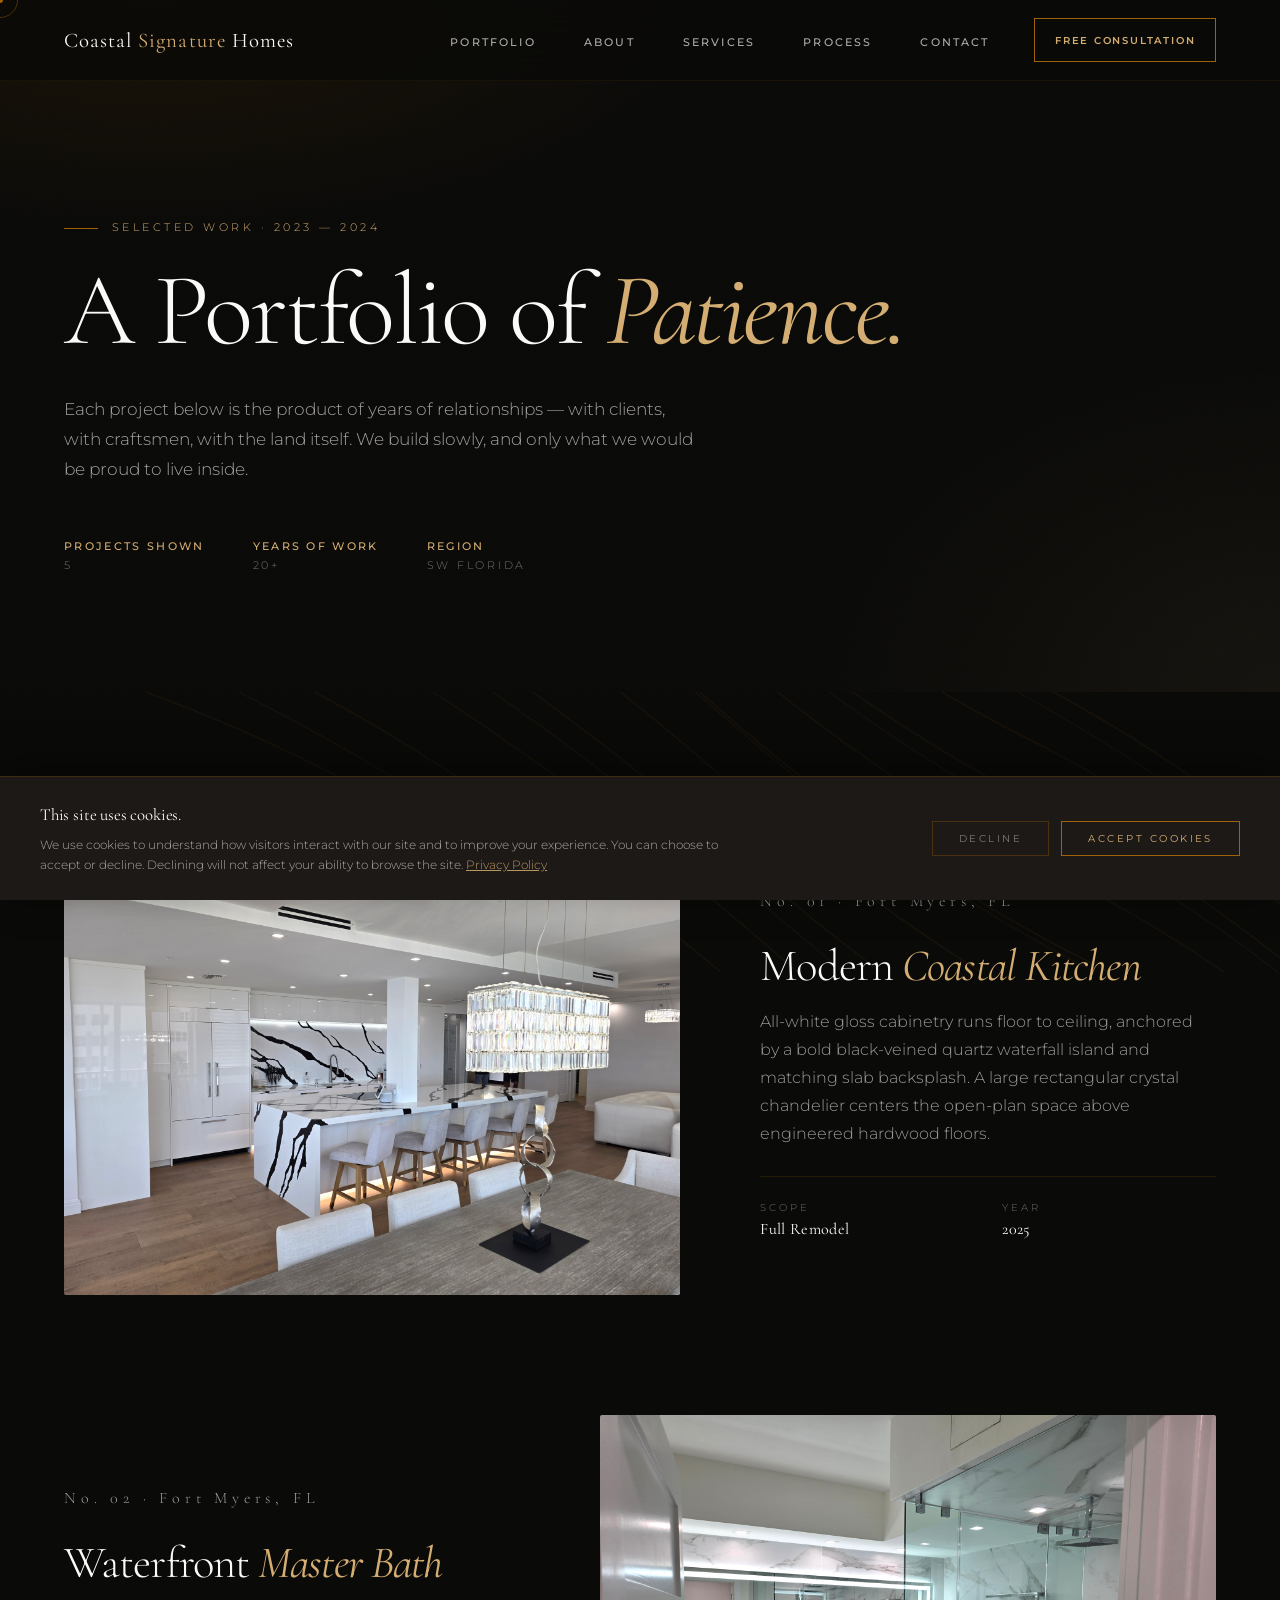
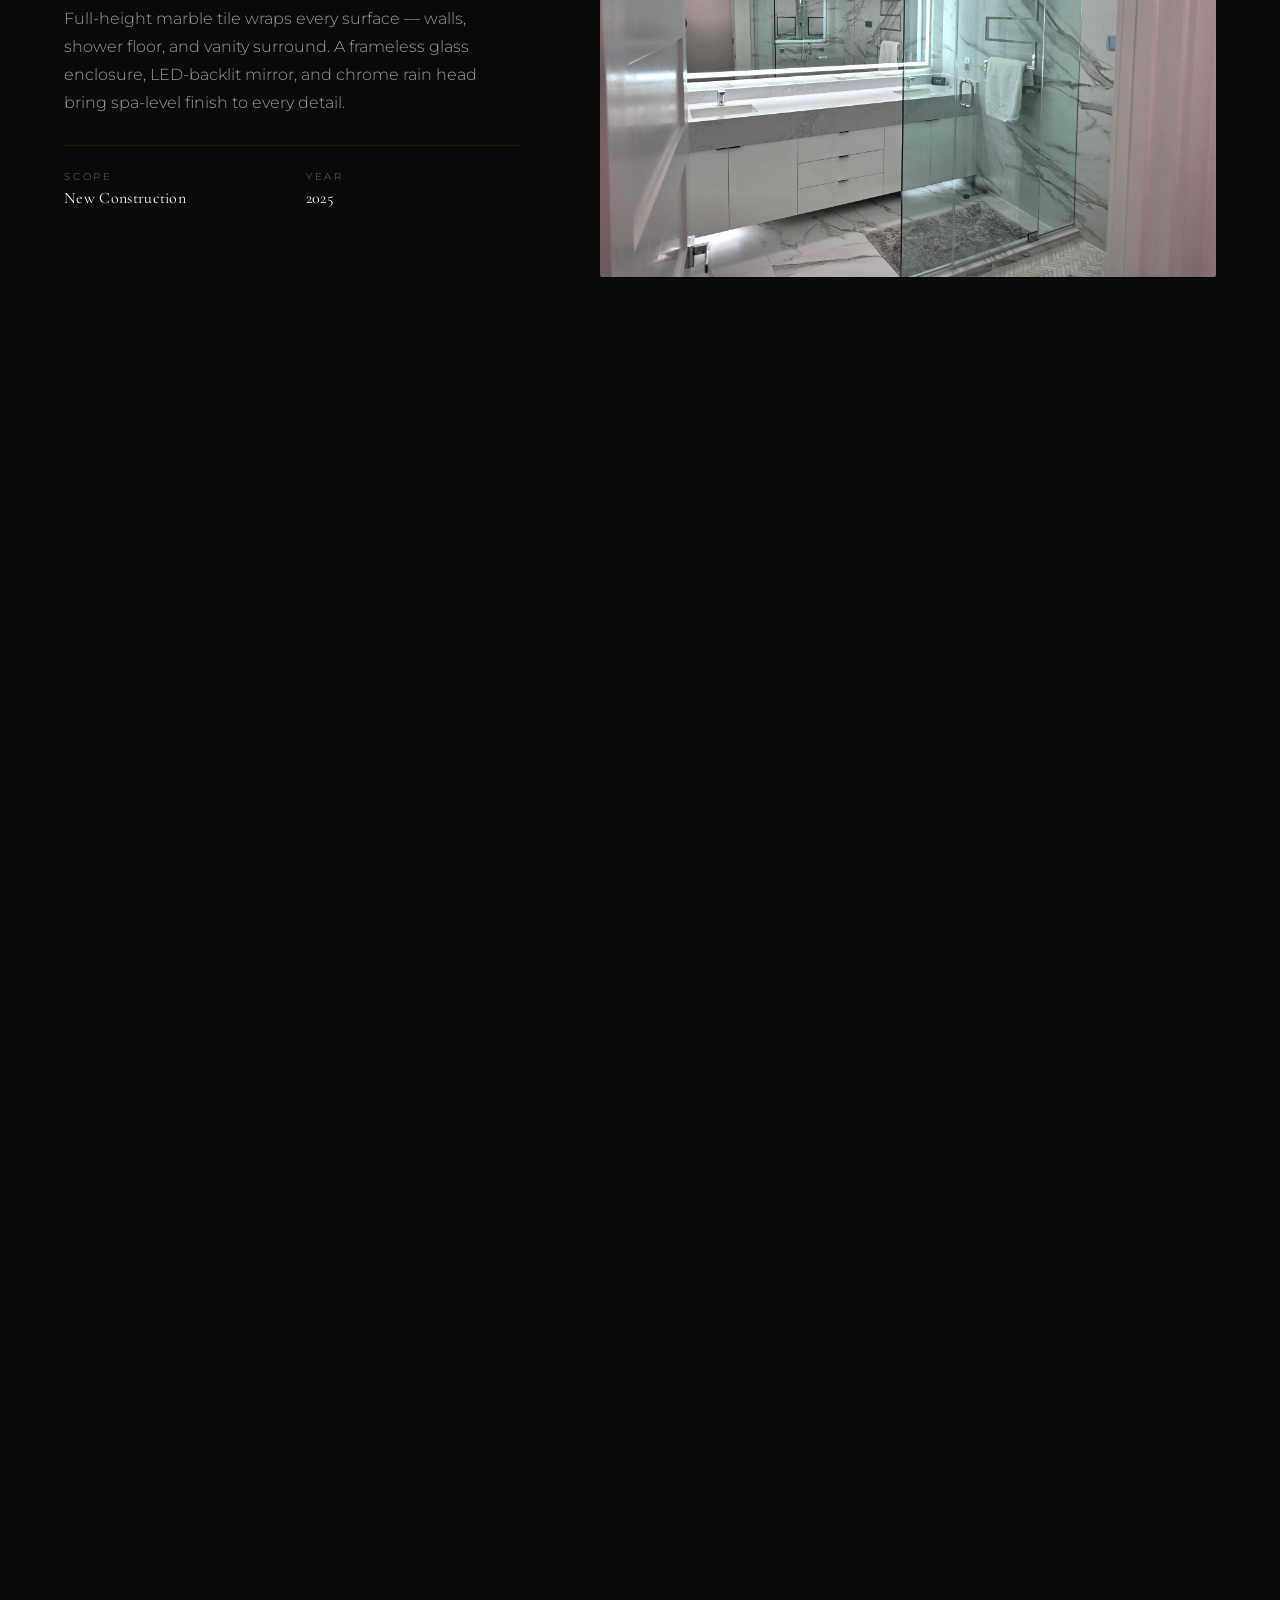
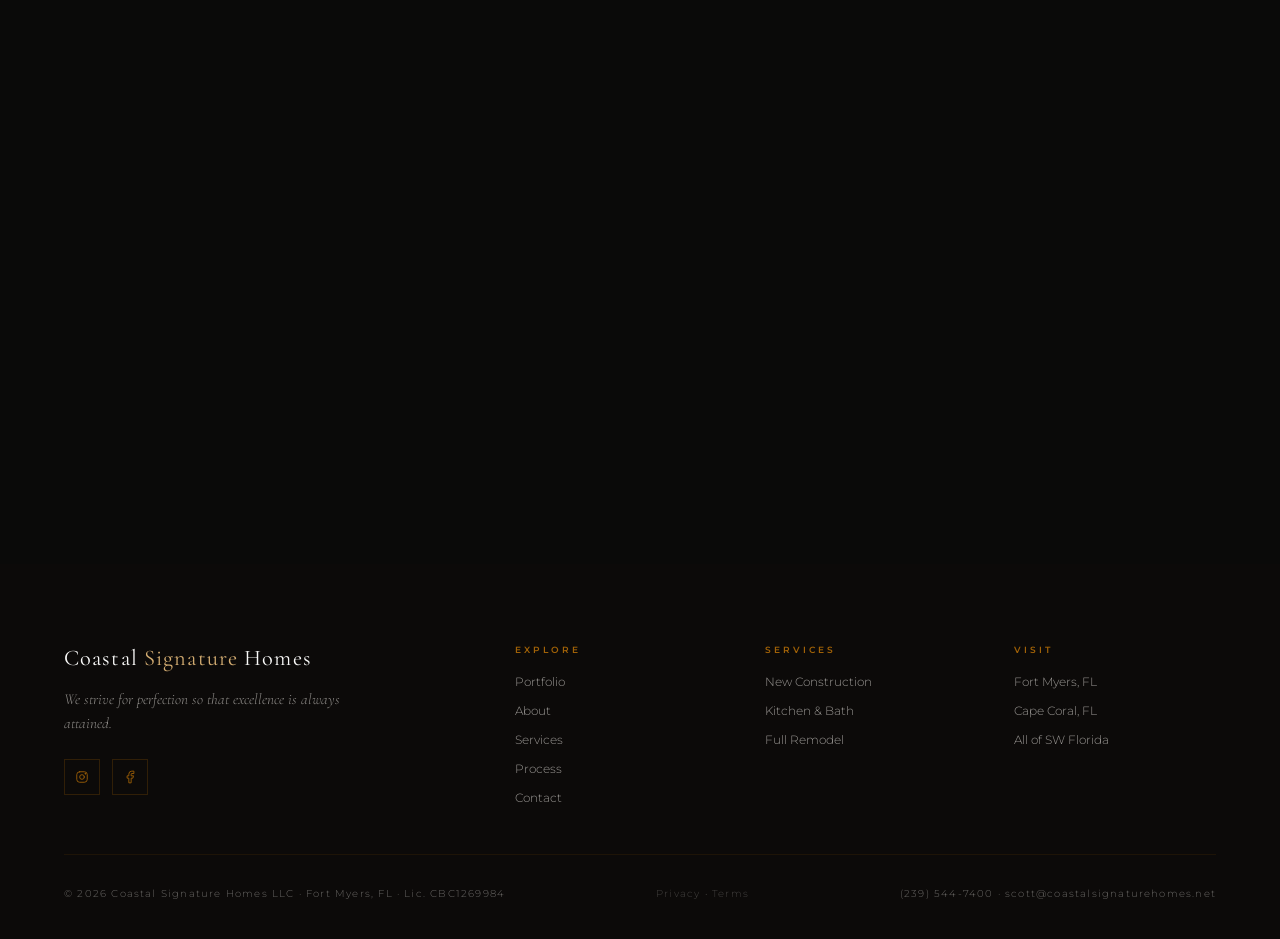
<file: portfolio.html>
<!DOCTYPE html>
<html lang="en">
<head>
<meta charset="UTF-8" />
<meta name="viewport" content="width=device-width, initial-scale=1.0, viewport-fit=cover" />
<meta name="description" content="Selected residential projects by Coastal Signature Homes across Fort Myers, Cape Coral, and Southwest Florida." />
<title>Portfolio — Coastal Signature Homes</title>
<link rel="preconnect" href="https://fonts.googleapis.com">
<link rel="preconnect" href="https://fonts.gstatic.com" crossorigin>
<link href="https://fonts.googleapis.com/css2?family=Cormorant+Garamond:ital,wght@0,300;0,400;0,500;0,600;1,300;1,400;1,500&family=Montserrat:wght@300;400;500;600;700&display=swap" rel="stylesheet">
<link rel="stylesheet" href="assets/site.css">

<!-- SEO -->
<link rel="canonical" href="https://coastalsignaturehomes.net/portfolio" />
<meta name="robots" content="index,follow,max-image-preview:large" />
<meta name="theme-color" content="#1C1917" />
<meta name="geo.region" content="US-FL" /><meta name="geo.placename" content="Fort Myers" />
<meta property="og:type" content="website" />
<meta property="og:site_name" content="Coastal Signature Homes" />
<meta property="og:title" content="Portfolio — Selected Residential Projects · Coastal Signature Homes" />
<meta property="og:description" content="Selected residential builds and remodels across Fort Myers, Cape Coral, and Southwest Florida." />
<meta property="og:url" content="https://coastalsignaturehomes.net/portfolio" />
<meta property="og:image" content="https://coastalsignaturehomes.net/images/gallery-2.jpeg" />
<meta name="twitter:card" content="summary_large_image" />
<meta name="twitter:title" content="Portfolio — Coastal Signature Homes" />
<meta name="twitter:description" content="Selected residential builds and remodels across Southwest Florida." />
<meta name="twitter:image" content="https://coastalsignaturehomes.net/images/gallery-2.jpeg" />
<link rel="icon" type="image/svg+xml" href="data:image/svg+xml,%3Csvg xmlns='http://www.w3.org/2000/svg' viewBox='0 0 32 32'%3E%3Crect width='32' height='32' fill='%231C1917'/%3E%3Ctext x='50%25' y='58%25' text-anchor='middle' fill='%23d4ad72' font-family='Georgia,serif' font-size='18' font-weight='600'%3ECS%3C/text%3E%3C/svg%3E" />
<script type="application/ld+json">
{
  "@context": "https://schema.org",
  "@graph": [
    {
      "@type": "CollectionPage",
      "@id": "https://coastalsignaturehomes.net/portfolio.html#webpage",
      "url": "https://coastalsignaturehomes.net/portfolio.html",
      "name": "Portfolio — Coastal Signature Homes",
      "isPartOf": { "@id": "https://coastalsignaturehomes.net/#website" },
      "about": { "@id": "https://coastalsignaturehomes.net/#business" },
      "breadcrumb": { "@id": "https://coastalsignaturehomes.net/portfolio.html#breadcrumb" }
    },
    {
      "@type": "BreadcrumbList",
      "@id": "https://coastalsignaturehomes.net/portfolio.html#breadcrumb",
      "itemListElement": [
        { "@type": "ListItem", "position": 1, "name": "Home", "item": "https://coastalsignaturehomes.net/" },
        { "@type": "ListItem", "position": 2, "name": "Portfolio", "item": "https://coastalsignaturehomes.net/portfolio.html" }
      ]
    },
    {
      "@type": "ImageGallery",
      "name": "Coastal Signature Homes Portfolio",
      "creator": { "@id": "https://coastalsignaturehomes.net/#business" }
    }
  ]
}
</script>
<style>
/* ---- Subpage scaffolding ---- */
.sub-hero { position: relative; padding: 220px 64px 120px; background:
    radial-gradient(ellipse 80% 60% at 12% 0%, rgba(161,98,7,0.12) 0%, transparent 55%),
    radial-gradient(ellipse 60% 80% at 100% 100%, rgba(212,173,114,0.06) 0%, transparent 60%),
    #0A0A09;
  border-bottom: 1px solid rgba(161,98,7,0.10);
  overflow: hidden;
}
.sub-hero::before { content:''; position:absolute; inset:0; background: url("data:image/svg+xml;utf8,<svg xmlns='http://www.w3.org/2000/svg' width='160' height='160'><filter id='n'><feTurbulence type='fractalNoise' baseFrequency='0.9' numOctaves='2' stitchTiles='stitch'/><feColorMatrix values='0 0 0 0 0.7  0 0 0 0 0.55  0 0 0 0 0.25  0 0 0 0.035 0'/></filter><rect width='100%' height='100%' filter='url(%23n)'/></svg>"); opacity: .6; pointer-events:none; mix-blend-mode: overlay; }
.sub-hero-inner { max-width: 1200px; margin: 0 auto; position: relative; }
.sub-eyebrow { font-family: var(--font-body); font-size: 0.68rem; letter-spacing: 0.32em; text-transform: uppercase; color: var(--csh-gold-lt); margin: 0 0 28px; }
.sub-eyebrow::before { content:''; display:inline-block; width:34px; height:1px; background: var(--csh-gold); vertical-align: middle; margin-right: 14px; }
.sub-title { font-family: var(--font-display); font-weight: 300; color: var(--csh-ivory); font-size: clamp(3.2rem, 8vw, 6.4rem); line-height: 0.95; letter-spacing: -0.025em; margin: 0; }
.sub-title em { font-style: italic; color: var(--csh-gold-lt); font-weight: 400; }
.sub-lede { max-width: 640px; margin: 36px 0 0; color: rgba(245,242,237,0.66); font-size: 1.06rem; line-height: 1.75; font-weight: 300; }
.sub-meta { margin-top: 56px; display:flex; gap:48px; flex-wrap:wrap; font-family: var(--font-body); font-size: 0.66rem; letter-spacing: 0.26em; text-transform: uppercase; color: rgba(245,242,237,0.45); }
.sub-meta span strong { display:block; color: var(--csh-gold-lt); font-weight: 500; letter-spacing: 0.22em; margin-bottom: 6px; }
.sub-section { padding: 140px 64px; background: #0A0A09; color: var(--csh-ivory); position: relative; }
.sub-section.light { background:
    radial-gradient(ellipse 60% 80% at 100% 0%, rgba(161,98,7,0.05) 0%, transparent 55%),
    var(--csh-ivory); color: var(--csh-ink); }
.sub-inner { max-width: 1200px; margin: 0 auto; }
.sub-h2 { font-family: var(--font-display); font-weight: 300; font-size: clamp(2.2rem, 4.4vw, 3.4rem); line-height: 1.05; letter-spacing: -0.022em; margin: 0 0 18px; color: var(--csh-ivory); }
.sub-h2 em { font-style: italic; color: var(--csh-gold-lt); font-weight: 400; }
.sub-section.light .sub-h2 { color: var(--csh-ink); }
.sub-section.light .sub-h2 em { color: var(--csh-gold); }
.sub-section p { color: rgba(245,242,237,0.78); }
.sub-section.light p { color: #3a3531; }
.sub-rule { width: 42px; height: 1px; background: var(--csh-gold); border:0; margin: 0 0 30px; }

@media (max-width: 900px) {
  .sub-hero { padding: 160px 24px 80px; }
  .sub-section { padding: 90px 24px; }
  .sub-meta { gap: 28px; }
}

.proj-list { display: flex; flex-direction: column; gap: 120px; }
.proj-row { display: grid; grid-template-columns: 1.15fr 0.85fr; gap: 80px; align-items: center; }
.proj-row.flip { grid-template-columns: 0.85fr 1.15fr; }
.proj-row.flip .proj-media { order: 2; }
.proj-row.flip .proj-info { order: 1; }
.proj-row { position: relative; }
.proj-frame { position: absolute; left: -28px; top: -28px; width: calc(100% + 56px); height: calc(100% + 56px); pointer-events: none; z-index: 0; overflow: visible; }
.proj-frame rect { fill: none; stroke: var(--csh-gold); stroke-width: 1; vector-effect: non-scaling-stroke; filter: drop-shadow(0 0 8px rgba(212,173,114,0.35)); transition: stroke-dashoffset .25s linear; }
.proj-row > .proj-media, .proj-row > .proj-info { position: relative; z-index: 1; }
.proj-media { position: relative; aspect-ratio: 4/3; overflow: hidden; border-radius: 2px; }
.proj-media img { width:100%; height:100%; object-fit: cover; transition: transform 1.2s cubic-bezier(.2,.7,.2,1); }
.proj-media:hover img { transform: scale(1.04); }
.proj-media::after { content:''; position:absolute; inset:0; background: linear-gradient(180deg, rgba(0,0,0,0) 60%, rgba(0,0,0,0.45)); pointer-events:none; }
.proj-num { font-family: var(--font-display); font-weight: 300; color: var(--csh-gold); font-size: 0.9rem; letter-spacing: 0.3em; margin: 0 0 18px; }
.proj-info h3 { font-family: var(--font-display); font-weight: 300; color: var(--csh-ivory); font-size: clamp(2rem, 3.6vw, 2.8rem); line-height: 1.05; letter-spacing: -0.02em; margin: 0 0 18px; }
.proj-info h3 em { font-style: italic; color: var(--csh-gold-lt); font-weight: 400; }
.proj-info p { color: rgba(245,242,237,0.62); font-size: 1rem; line-height: 1.75; font-weight: 300; margin: 0 0 28px; max-width: 460px; }
.proj-specs { display:grid; grid-template-columns: 1fr 1fr; gap: 20px 28px; padding-top: 24px; border-top: 1px solid rgba(161,98,7,0.18); max-width: 460px; }
.proj-specs span { font-family: var(--font-body); font-size: 0.62rem; letter-spacing: 0.28em; text-transform: uppercase; color: rgba(245,242,237,0.42); }
.proj-specs span strong { display:block; color: var(--csh-ivory); font-weight: 400; font-family: var(--font-display); font-size: 1rem; letter-spacing: 0.02em; margin-top: 6px; text-transform: none; }
@media (max-width: 900px){
  .proj-row, .proj-row.flip { grid-template-columns: 1fr; gap: 36px; }
  .proj-row.flip .proj-media{order:1} .proj-row.flip .proj-info{order:2}
  /* Mobile: keep the gold frame fully inside the viewport with comfortable inset around the content. */
  .proj-row{ padding: 18px; }
  .proj-frame{ left: 0; top: 0; width: 100%; height: 100%; }
}

</style>
</head><body class="home-curves">
<div id="scroll-progress" aria-hidden="true"></div>
<div id="csh-cursor-ring"></div>
<div id="csh-cursor-dot"></div>
<a href="#top" id="to-top" aria-label="Back to top">
  <svg width="16" height="16" viewBox="0 0 24 24" fill="none" stroke="currentColor" stroke-width="1.5" stroke-linecap="round" stroke-linejoin="round"><line x1="12" y1="19" x2="12" y2="5"/><polyline points="5 12 12 5 19 12"/></svg>
</a>
<aside class="mobile-cta-dock" aria-label="Quick actions">
  <a class="cta-call" href="tel:2395447400" aria-label="Call (239) 544-7400">
    <svg viewBox="0 0 24 24" fill="none" stroke="currentColor" stroke-width="1.8" stroke-linecap="round" stroke-linejoin="round"><path d="M22 16.92v3a2 2 0 01-2.18 2 19.79 19.79 0 01-8.63-3.07A19.5 19.5 0 013.07 10.8 19.79 19.79 0 01.22 2.18 2 2 0 012.2 0h3a2 2 0 012 1.72 12.84 12.84 0 00.7 2.81 2 2 0 01-.45 2.11L6.91 7.09a16 16 0 006 6l.45-.45a2 2 0 012.11-.45 12.84 12.84 0 002.81.7A2 2 0 0122 14.92z"/></svg>
    Call Now
  </a>
  <a class="cta-contact" href="/contact" aria-label="Get a free consultation">
    Free Consult
    <svg viewBox="0 0 24 24" fill="none" stroke="currentColor" stroke-width="1.8" stroke-linecap="round" stroke-linejoin="round"><line x1="5" y1="12" x2="19" y2="12"/><polyline points="12 5 19 12 12 19"/></svg>
  </a>
</aside>
<a id="top"></a>
<nav class="csh-nav scrolled" id="csh-nav">
  <a href="/" class="csh-nav-brand c-link">Coastal <em>Signature</em> Homes</a>
  <ul class="csh-nav-list">
    <li><a href="/portfolio" class="csh-nav-lnk c-link is-active">Portfolio</a></li>
    <li><a href="/about" class="csh-nav-lnk c-link">About</a></li>
    <li><a href="/services" class="csh-nav-lnk c-link">Services</a></li>
    <li><a href="/process" class="csh-nav-lnk c-link">Process</a></li>
    <li><a href="/contact" class="csh-nav-lnk c-link">Contact</a></li>
    <li><a href="/contact" class="btn-wipe btn-nav c-link"><span>Free Consultation</span></a></li>
  </ul>
  <button class="hbr" id="hbr" aria-label="Open navigation" aria-expanded="false"><span></span><span></span><span></span></button>
</nav>
<div class="mob-menu" id="mobMenu" role="dialog" aria-label="Navigation" aria-modal="true">
  <button class="mob-close" id="mobClose" aria-label="Close menu" type="button">
    <svg width="20" height="20" viewBox="0 0 24 24" fill="none" stroke="currentColor" stroke-width="1.5" stroke-linecap="round" stroke-linejoin="round"><line x1="18" y1="6" x2="6" y2="18"/><line x1="6" y1="6" x2="18" y2="18"/></svg>
  </button>
  <a href="/">Home</a>
  <a href="/portfolio">Portfolio</a>
  <a href="/about">About</a>
  <a href="/services">Services</a>
  <a href="/process">Process</a>
  <a href="/contact">Contact</a>
  <a href="tel:2395447400" style="color:var(--csh-gold); font-size:.72rem; letter-spacing:.28em; text-transform:uppercase; margin-top:8px; font-family:var(--font-body); font-weight:600;">(239) 544-7400</a>
</div>
<section class="sub-hero ">
  <div class="sub-hero-inner">
    <p class="sub-eyebrow">Selected Work · 2023 — 2024</p>
    <h1 class="sub-title">A Portfolio of <em>Patience.</em></h1>
    <p class="sub-lede">Each project below is the product of years of relationships — with clients, with craftsmen, with the land itself. We build slowly, and only what we would be proud to live inside.</p>
    <div class="sub-meta"><span><strong>Projects shown</strong>5</span><span><strong>Years of work</strong>20+</span><span><strong>Region</strong>SW Florida</span></div>
  </div>
</section>
<section class="sub-section"><div class="sub-inner"><div class="proj-list">
    <article class="proj-row csh-reveal">
      <svg class="proj-frame" preserveAspectRatio="none" aria-hidden="true"><rect x="0.5" y="0.5" width="calc(100% - 1px)" height="calc(100% - 1px)" pathLength="100" stroke-dasharray="100" stroke-dashoffset="100"></rect></svg>
      <div class="proj-media"><img src="images/white-kitchen-chandelier.jpeg" alt="Modern Coastal Kitchen" loading="lazy"></div>
      <div class="proj-info">
        <p class="proj-num">No. 01 · Fort Myers, FL</p>
        <h3>Modern <em>Coastal Kitchen</em></h3>
        <p>All-white gloss cabinetry runs floor to ceiling, anchored by a bold black-veined quartz waterfall island and matching slab backsplash. A large rectangular crystal chandelier centers the open-plan space above engineered hardwood floors.</p>
        <div class="proj-specs"><span>Scope<strong>Full Remodel</strong></span><span>Year<strong>2025</strong></span></div>
      </div>
    </article>
    <article class="proj-row flip csh-reveal">
      <svg class="proj-frame" preserveAspectRatio="none" aria-hidden="true"><rect x="0.5" y="0.5" width="calc(100% - 1px)" height="calc(100% - 1px)" pathLength="100" stroke-dasharray="100" stroke-dashoffset="100"></rect></svg>
      <div class="proj-media"><img src="images/about-kitchen.jpeg" alt="Waterfront Master Suite" loading="lazy"></div>
      <div class="proj-info">
        <p class="proj-num">No. 02 · Fort Myers, FL</p>
        <h3>Waterfront <em>Master Bath</em></h3>
        <p>Full-height marble tile wraps every surface — walls, shower floor, and vanity surround. A frameless glass enclosure, LED-backlit mirror, and chrome rain head bring spa-level finish to every detail.</p>
        <div class="proj-specs"><span>Scope<strong>New Construction</strong></span><span>Year<strong>2025</strong></span></div>
      </div>
    </article>
    <article class="proj-row csh-reveal">
      <svg class="proj-frame" preserveAspectRatio="none" aria-hidden="true"><rect x="0.5" y="0.5" width="calc(100% - 1px)" height="calc(100% - 1px)" pathLength="100" stroke-dasharray="100" stroke-dashoffset="100"></rect></svg>
      <div class="proj-media"><img src="images/gallery-2.jpeg" alt="Estancia Living Room" loading="lazy"></div>
      <div class="proj-info">
        <p class="proj-num">No. 03 · Fort Myers, FL</p>
        <h3>Estancia <em>Master Bedroom</em></h3>
        <p>Custom vertical batten wall treatment cascades behind the bed in a muted gray palette. Paired cylindrical nightstand lamps, linen upholstered headboard, and a large casement window with views of the Florida treeline.</p>
        <div class="proj-specs"><span>Scope<strong>Full Remodel</strong></span><span>Year<strong>2025</strong></span></div>
      </div>
    </article>
    <article class="proj-row flip csh-reveal">
      <svg class="proj-frame" preserveAspectRatio="none" aria-hidden="true"><rect x="0.5" y="0.5" width="calc(100% - 1px)" height="calc(100% - 1px)" pathLength="100" stroke-dasharray="100" stroke-dashoffset="100"></rect></svg>
      <div class="proj-media"><img src="images/gallery-4.jpeg" alt="Boutique Powder Bath" loading="lazy"></div>
      <div class="proj-info">
        <p class="proj-num">No. 04 · Fort Myers, FL</p>
        <h3>Boutique <em>Soaking Bath</em></h3>
        <p>A freestanding rectangular soaking tub set against floor-to-ceiling large-format onyx porcelain, with a floor-mounted polished chrome filler and warm wood-look tile underfoot.</p>
        <div class="proj-specs"><span>Scope<strong>Kitchen & Bath</strong></span><span>Year<strong>2025</strong></span></div>
      </div>
    </article>
    <article class="proj-row csh-reveal">
      <svg class="proj-frame" preserveAspectRatio="none" aria-hidden="true"><rect x="0.5" y="0.5" width="calc(100% - 1px)" height="calc(100% - 1px)" pathLength="100" stroke-dasharray="100" stroke-dashoffset="100"></rect></svg>
      <div class="proj-media"><img src="images/kitchen-other-house.jpeg" alt="Heritage Family Kitchen" loading="lazy"></div>
      <div class="proj-info">
        <p class="proj-num">No. 05 · Fort Myers, FL</p>
        <h3>Waterfront <em>Kitchen</em></h3>
        <p>High-gloss taupe cabinetry with a full-height marble slab backsplash, white quartz waterfall island with integrated brass faucet, and linear LED ceiling lighting — open to water views on two sides.</p>
        <div class="proj-specs"><span>Scope<strong>Full Remodel</strong></span><span>Year<strong>2025</strong></span></div>
      </div>
    </article></div></div></section>
<script>
(function(){
  var rows = document.querySelectorAll('.proj-row');
  if (!rows.length) return;
  function update(){
    var vh = window.innerHeight;
    rows.forEach(function(r){
      var rect = r.getBoundingClientRect();
      // Animation maps: progress 0 when row top is at 90% of viewport, 1 when row top is at 25%
      var start = vh * 0.90;
      var end   = vh * 0.25;
      var p = (start - rect.top) / (start - end);
      p = Math.max(0, Math.min(1, p));
      var rectEl = r.querySelector('.proj-frame rect');
      if (rectEl) rectEl.setAttribute('stroke-dashoffset', (100 - p * 100).toFixed(2));
    });
  }
  update();
  window.addEventListener('scroll', update, {passive: true});
  window.addEventListener('resize', update);
  window.addEventListener('load', update);
})();
</script>
<footer class="ft csh-grain">
  <div class="ft-grid">
    <div>
      <a href="/" class="ft-brand">Coastal <span>Signature</span> Homes</a>
      <p class="ft-tag">We strive for perfection so that excellence is always attained.</p>
      <div class="ft-social-row">
        <a href="#" class="ft-social c-link" aria-label="Instagram"><svg width="14" height="14" viewBox="0 0 24 24" fill="none" stroke="currentColor" stroke-width="1.5" stroke-linecap="round" stroke-linejoin="round"><rect x="3" y="3" width="18" height="18" rx="5"/><circle cx="12" cy="12" r="4"/><circle cx="17.5" cy="6.5" r="0.6" fill="currentColor"/></svg></a>
        <a href="#" class="ft-social c-link" aria-label="Facebook"><svg width="14" height="14" viewBox="0 0 24 24" fill="none" stroke="currentColor" stroke-width="1.5" stroke-linecap="round" stroke-linejoin="round"><path d="M18 2h-3a5 5 0 0 0-5 5v3H7v4h3v8h4v-8h3l1-4h-4V7a1 1 0 0 1 1-1h3z"/></svg></a>
      </div>
    </div>
    <div class="ft-col">
      <p class="ft-col-h">Explore</p>
      <ul><li><a href="/portfolio">Portfolio</a></li><li><a href="/about">About</a></li><li><a href="/services">Services</a></li><li><a href="/process">Process</a></li><li><a href="/contact">Contact</a></li></ul>
    </div>
    <div class="ft-col">
      <p class="ft-col-h">Services</p>
      <ul><li><a href="/services#new-construction">New Construction</a></li><li><a href="/services#kitchen-bath">Kitchen &amp; Bath</a></li><li><a href="/services#full-remodel">Full Remodel</a></li></ul>
    </div>
    <div class="ft-col">
      <p class="ft-col-h">Visit</p>
      <ul><li><a>Fort Myers, FL</a></li><li><a>Cape Coral, FL</a></li><li><a>All of SW Florida</a></li></ul>
    </div>
  </div>
  <div class="ft-bottom">
    <span>© <span id="yr"></span> Coastal Signature Homes LLC · Fort Myers, FL · Lic. CBC1269984</span>
    <span><a href="/privacy" style="color:inherit;opacity:.6;text-decoration:none;">Privacy</a> · <a href="/terms" style="color:inherit;opacity:.6;text-decoration:none;">Terms</a></span>
    <span>(239) 544-7400 · scott@coastalsignaturehomes.net</span>
  </div>
</footer>
<script>
document.getElementById('yr').textContent = new Date().getFullYear();
/* nav scroll */
var nav=document.getElementById('csh-nav');
function navState(){ if(window.scrollY>40) nav.classList.add('scrolled'); else nav.classList.add('scrolled'); }
navState();
window.addEventListener('scroll', navState, {passive:true});
/* scroll progress */
var sp=document.getElementById('scroll-progress');
window.addEventListener('scroll', function(){ var h=document.documentElement; var pct=(h.scrollTop)/(h.scrollHeight-h.clientHeight)*100; sp.style.width=pct+'%'; }, {passive:true});
/* back to top */
var tt=document.getElementById('to-top');
window.addEventListener('scroll', function(){ if(window.scrollY>600) tt.classList.add('show'); else tt.classList.remove('show'); }, {passive:true});
/* mob menu */
var hbr=document.getElementById('hbr'), mm=document.getElementById('mobMenu'), mc=document.getElementById('mobClose');
function mob(o){ mm.classList.toggle('open',o); hbr.setAttribute('aria-expanded',o); document.body.style.overflow=o?'hidden':''; }
hbr.addEventListener('click',()=>mob(true)); mc.addEventListener('click',()=>mob(false));
mm.querySelectorAll('a').forEach(a=>a.addEventListener('click',()=>mob(false)));
/* reveals */
var io=new IntersectionObserver(function(es){es.forEach(e=>{if(e.isIntersecting){e.target.classList.add('visible');io.unobserve(e.target);}})},{threshold:0.15});
document.querySelectorAll('.csh-reveal').forEach(el=>io.observe(el));
/* custom cursor */
var ring=document.getElementById('csh-cursor-ring'), dot=document.getElementById('csh-cursor-dot');
var hasMouse = window.matchMedia('(pointer:fine)').matches;
if(hasMouse){
  document.body.classList.add('has-cursor');
  window.addEventListener('mousemove', function(e){ ring.style.transform='translate('+(e.clientX-16)+'px,'+(e.clientY-16)+'px)'; dot.style.transform='translate('+(e.clientX-3)+'px,'+(e.clientY-3)+'px)'; });
  document.querySelectorAll('.c-link, a, button, input, textarea').forEach(el=>{
    el.addEventListener('mouseenter',()=>{ring.classList.add('hover');dot.classList.add('hover');});
    el.addEventListener('mouseleave',()=>{ring.classList.remove('hover');dot.classList.remove('hover');});
  });
}
</script>
<script src="assets/cookies.js"></script>
</body>
</html>
</file>
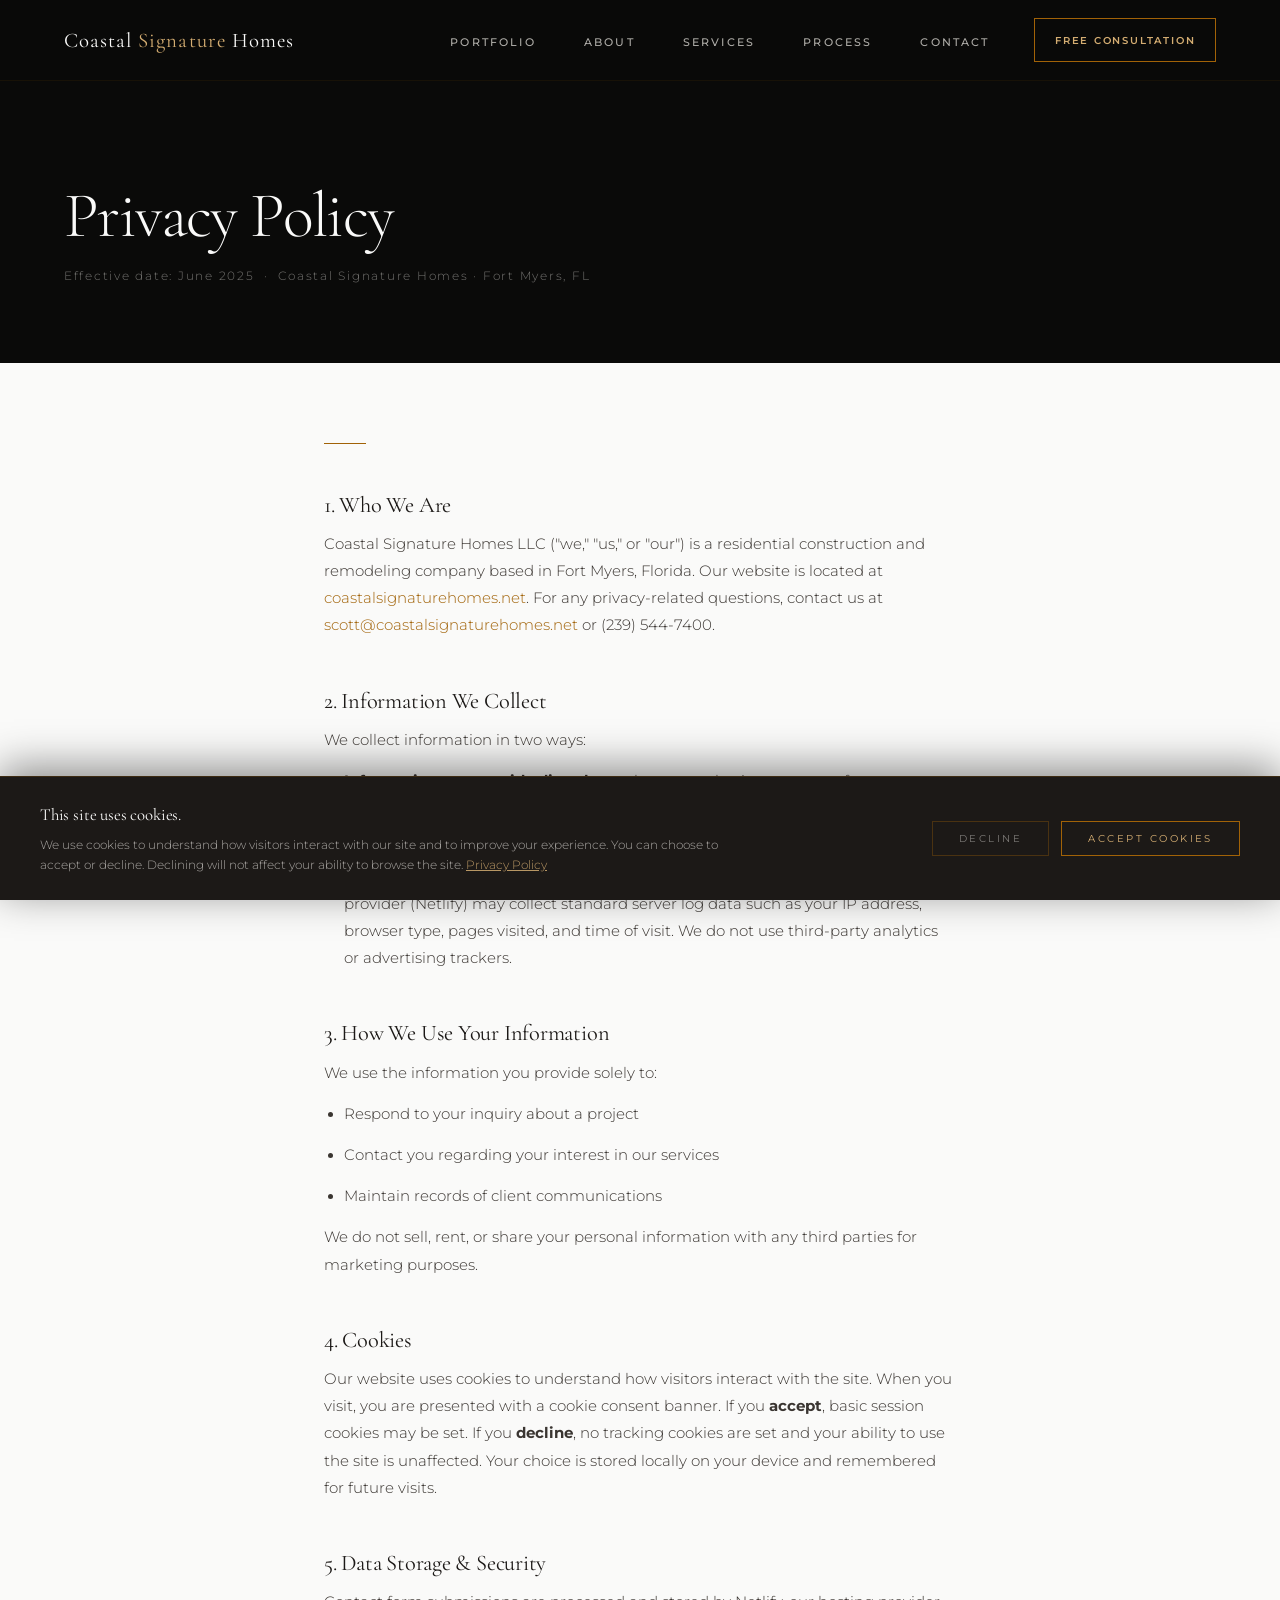
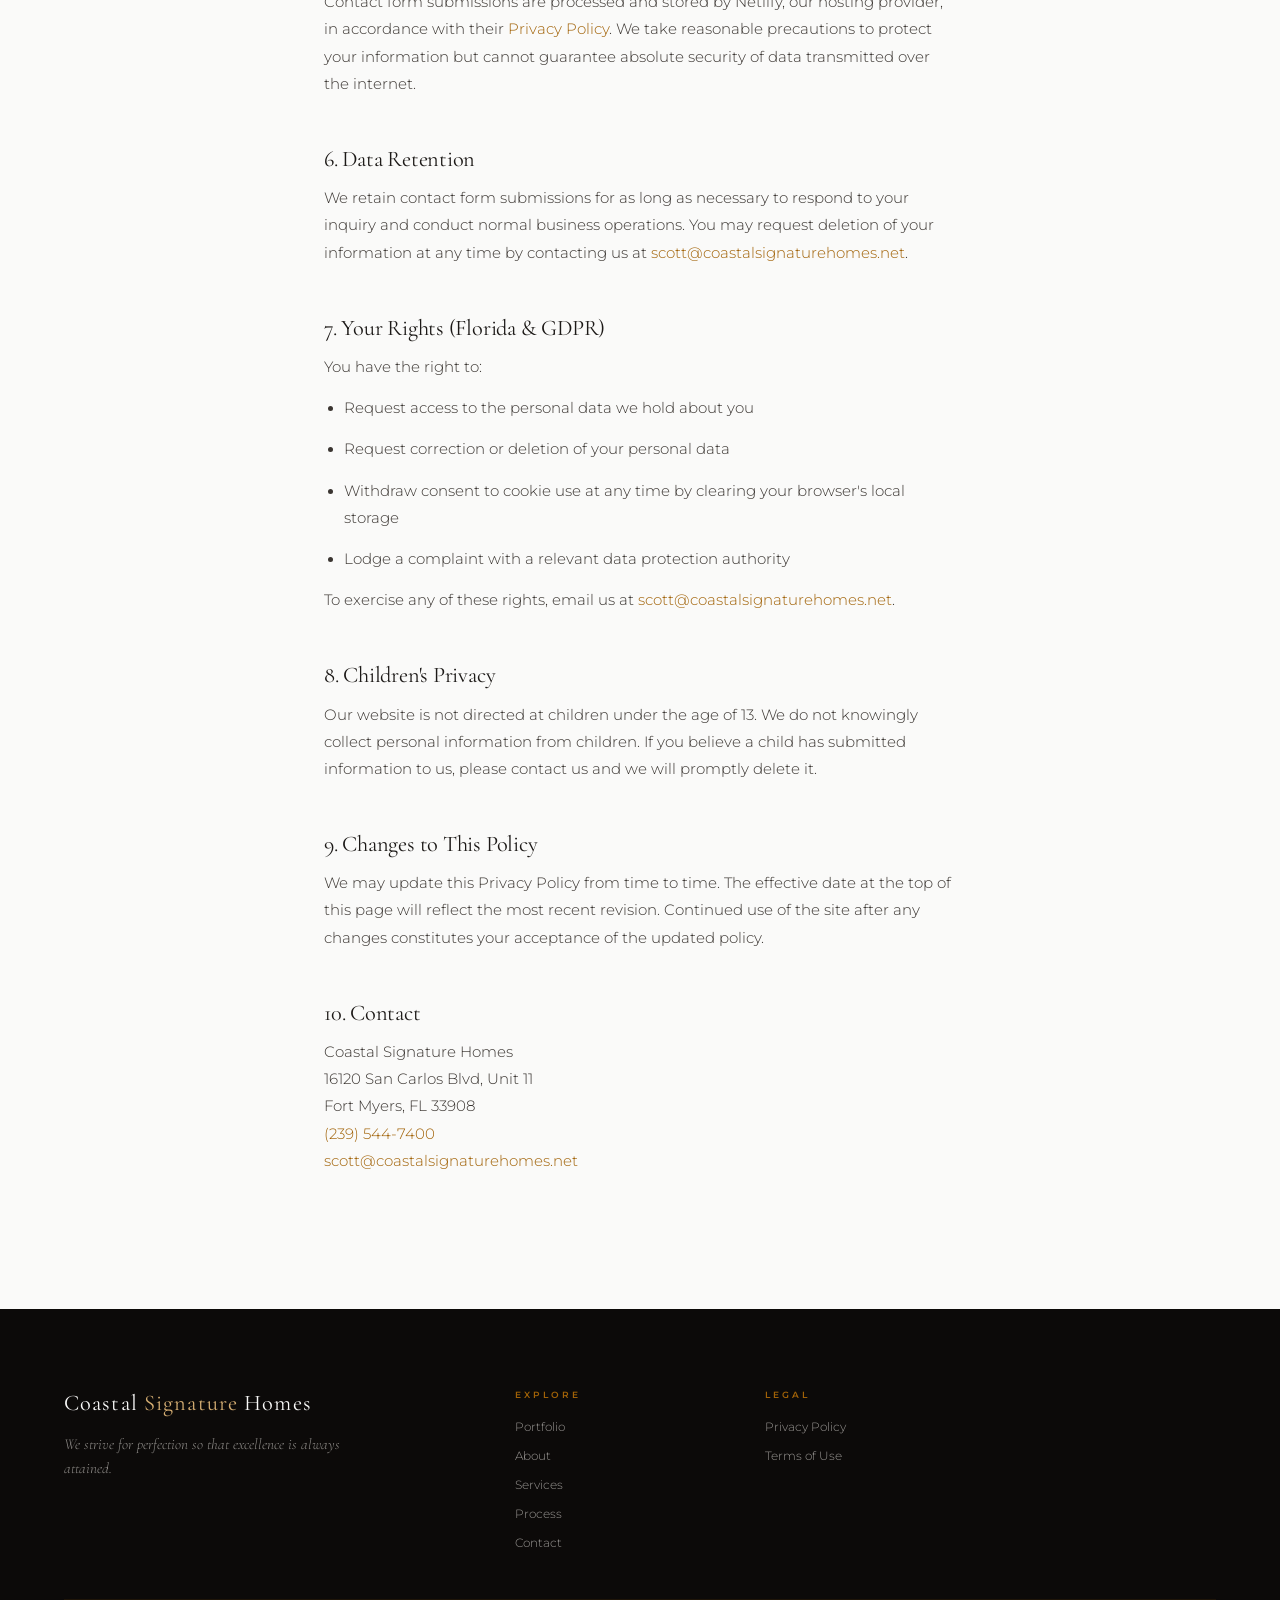
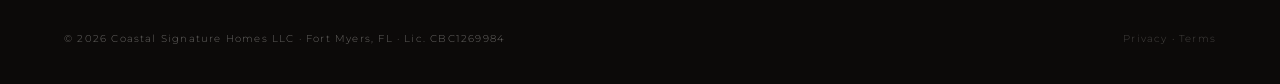
<file: privacy.html>
<!DOCTYPE html>
<html lang="en">
<head>
<meta charset="UTF-8" />
<meta name="viewport" content="width=device-width, initial-scale=1.0, viewport-fit=cover" />
<meta name="description" content="Privacy Policy — Coastal Signature Homes, Fort Myers, FL." />
<title>Privacy Policy — Coastal Signature Homes</title>
<link rel="preconnect" href="https://fonts.googleapis.com">
<link rel="preconnect" href="https://fonts.gstatic.com" crossorigin>
<link href="https://fonts.googleapis.com/css2?family=Cormorant+Garamond:ital,wght@0,300;0,400;0,500;0,600;1,300;1,400;1,500&family=Montserrat:wght@300;400;500;600;700&display=swap" rel="stylesheet">
<link rel="stylesheet" href="assets/site.css">
<meta name="robots" content="noindex,follow" />
<link rel="icon" type="image/svg+xml" href="data:image/svg+xml,%3Csvg xmlns='http://www.w3.org/2000/svg' viewBox='0 0 32 32'%3E%3Crect width='32' height='32' fill='%231C1917'/%3E%3Ctext x='50%25' y='58%25' text-anchor='middle' fill='%23d4ad72' font-family='Georgia,serif' font-size='18' font-weight='600'%3ECS%3C/text%3E%3C/svg%3E" />
<style>
.legal-hero { padding: 180px 64px 80px; background: #0A0A09; border-bottom: 1px solid rgba(161,98,7,0.10); }
.legal-hero h1 { font-family: var(--font-display); font-weight: 300; color: var(--csh-ivory); font-size: clamp(2.4rem, 5vw, 4rem); letter-spacing: -0.025em; margin: 0 0 16px; }
.legal-hero p { color: rgba(245,242,237,0.45); font-size: 0.78rem; letter-spacing: 0.14em; font-family: var(--font-body); margin: 0; }
.legal-body { max-width: 760px; margin: 0 auto; padding: 80px 64px 120px; }
.legal-body h2 { font-family: var(--font-display); font-weight: 400; font-size: 1.4rem; color: var(--csh-charcoal); margin: 48px 0 14px; letter-spacing: -0.01em; }
.legal-body h2:first-child { margin-top: 0; }
.legal-body p, .legal-body li { font-family: var(--font-body); font-size: 0.92rem; line-height: 1.85; color: #3a3531; font-weight: 300; margin: 0 0 14px; }
.legal-body ul { padding-left: 20px; margin: 0 0 14px; }
.legal-body a { color: var(--csh-gold); text-decoration: none; }
.legal-body a:hover { text-decoration: underline; }
.legal-rule { width: 42px; height: 1px; background: var(--csh-gold); border: 0; margin: 0 0 48px; }
@media (max-width: 768px) { .legal-hero { padding: 140px 24px 60px; } .legal-body { padding: 56px 24px 80px; } }
</style>
</head>
<body style="background: var(--csh-ivory);">
<nav class="csh-nav scrolled" id="csh-nav">
  <a href="/" class="csh-nav-brand c-link">Coastal <em>Signature</em> Homes</a>
  <ul class="csh-nav-list">
    <li><a href="/portfolio" class="csh-nav-lnk c-link">Portfolio</a></li>
    <li><a href="/about" class="csh-nav-lnk c-link">About</a></li>
    <li><a href="/services" class="csh-nav-lnk c-link">Services</a></li>
    <li><a href="/process" class="csh-nav-lnk c-link">Process</a></li>
    <li><a href="/contact" class="csh-nav-lnk c-link">Contact</a></li>
    <li><a href="/contact" class="btn-wipe btn-nav c-link"><span>Free Consultation</span></a></li>
  </ul>
  <button class="hbr" id="hbr" aria-label="Open navigation" aria-expanded="false"><span></span><span></span><span></span></button>
</nav>

<section class="legal-hero">
  <h1>Privacy Policy</h1>
  <p>Effective date: June 2025 &nbsp;·&nbsp; Coastal Signature Homes · Fort Myers, FL</p>
</section>

<div class="legal-body">
  <hr class="legal-rule">

  <h2>1. Who We Are</h2>
  <p>Coastal Signature Homes LLC ("we," "us," or "our") is a residential construction and remodeling company based in Fort Myers, Florida. Our website is located at <a href="https://coastalsignaturehomes.net">coastalsignaturehomes.net</a>. For any privacy-related questions, contact us at <a href="mailto:scott@coastalsignaturehomes.net">scott@coastalsignaturehomes.net</a> or (239) 544-7400.</p>

  <h2>2. Information We Collect</h2>
  <p>We collect information in two ways:</p>
  <ul>
    <li><strong>Information you provide directly</strong> — when you submit our contact form, we collect your first name, last name, email address, phone number, project type, and any details you choose to share.</li>
    <li><strong>Information collected automatically</strong> — if you accept cookies, our hosting provider (Netlify) may collect standard server log data such as your IP address, browser type, pages visited, and time of visit. We do not use third-party analytics or advertising trackers.</li>
  </ul>

  <h2>3. How We Use Your Information</h2>
  <p>We use the information you provide solely to:</p>
  <ul>
    <li>Respond to your inquiry about a project</li>
    <li>Contact you regarding your interest in our services</li>
    <li>Maintain records of client communications</li>
  </ul>
  <p>We do not sell, rent, or share your personal information with any third parties for marketing purposes.</p>

  <h2>4. Cookies</h2>
  <p>Our website uses cookies to understand how visitors interact with the site. When you visit, you are presented with a cookie consent banner. If you <strong>accept</strong>, basic session cookies may be set. If you <strong>decline</strong>, no tracking cookies are set and your ability to use the site is unaffected. Your choice is stored locally on your device and remembered for future visits.</p>

  <h2>5. Data Storage & Security</h2>
  <p>Contact form submissions are processed and stored by Netlify, our hosting provider, in accordance with their <a href="https://www.netlify.com/privacy/" target="_blank" rel="noopener">Privacy Policy</a>. We take reasonable precautions to protect your information but cannot guarantee absolute security of data transmitted over the internet.</p>

  <h2>6. Data Retention</h2>
  <p>We retain contact form submissions for as long as necessary to respond to your inquiry and conduct normal business operations. You may request deletion of your information at any time by contacting us at <a href="mailto:scott@coastalsignaturehomes.net">scott@coastalsignaturehomes.net</a>.</p>

  <h2>7. Your Rights (Florida & GDPR)</h2>
  <p>You have the right to:</p>
  <ul>
    <li>Request access to the personal data we hold about you</li>
    <li>Request correction or deletion of your personal data</li>
    <li>Withdraw consent to cookie use at any time by clearing your browser's local storage</li>
    <li>Lodge a complaint with a relevant data protection authority</li>
  </ul>
  <p>To exercise any of these rights, email us at <a href="mailto:scott@coastalsignaturehomes.net">scott@coastalsignaturehomes.net</a>.</p>

  <h2>8. Children's Privacy</h2>
  <p>Our website is not directed at children under the age of 13. We do not knowingly collect personal information from children. If you believe a child has submitted information to us, please contact us and we will promptly delete it.</p>

  <h2>9. Changes to This Policy</h2>
  <p>We may update this Privacy Policy from time to time. The effective date at the top of this page will reflect the most recent revision. Continued use of the site after any changes constitutes your acceptance of the updated policy.</p>

  <h2>10. Contact</h2>
  <p>Coastal Signature Homes<br>
  16120 San Carlos Blvd, Unit 11<br>
  Fort Myers, FL 33908<br>
  <a href="tel:2395447400">(239) 544-7400</a><br>
  <a href="mailto:scott@coastalsignaturehomes.net">scott@coastalsignaturehomes.net</a></p>
</div>

<footer class="ft csh-grain">
  <div class="ft-grid">
    <div>
      <a href="/" class="ft-brand">Coastal <span>Signature</span> Homes</a>
      <p class="ft-tag">We strive for perfection so that excellence is always attained.</p>
    </div>
    <div class="ft-col">
      <p class="ft-col-h">Explore</p>
      <ul><li><a href="/portfolio">Portfolio</a></li><li><a href="/about">About</a></li><li><a href="/services">Services</a></li><li><a href="/process">Process</a></li><li><a href="/contact">Contact</a></li></ul>
    </div>
    <div class="ft-col">
      <p class="ft-col-h">Legal</p>
      <ul><li><a href="/privacy">Privacy Policy</a></li><li><a href="/terms">Terms of Use</a></li></ul>
    </div>
  </div>
  <div class="ft-bottom">
    <span>© <span id="yr"></span> Coastal Signature Homes LLC · Fort Myers, FL · Lic. CBC1269984</span>
    <span><a href="/privacy" style="color:inherit;opacity:.6;text-decoration:none;">Privacy</a> · <a href="/terms" style="color:inherit;opacity:.6;text-decoration:none;">Terms</a></span>
  </div>
</footer>
<script>document.getElementById('yr').textContent = new Date().getFullYear();</script>
<script src="assets/cookies.js"></script>
</body>
</html>
</file>
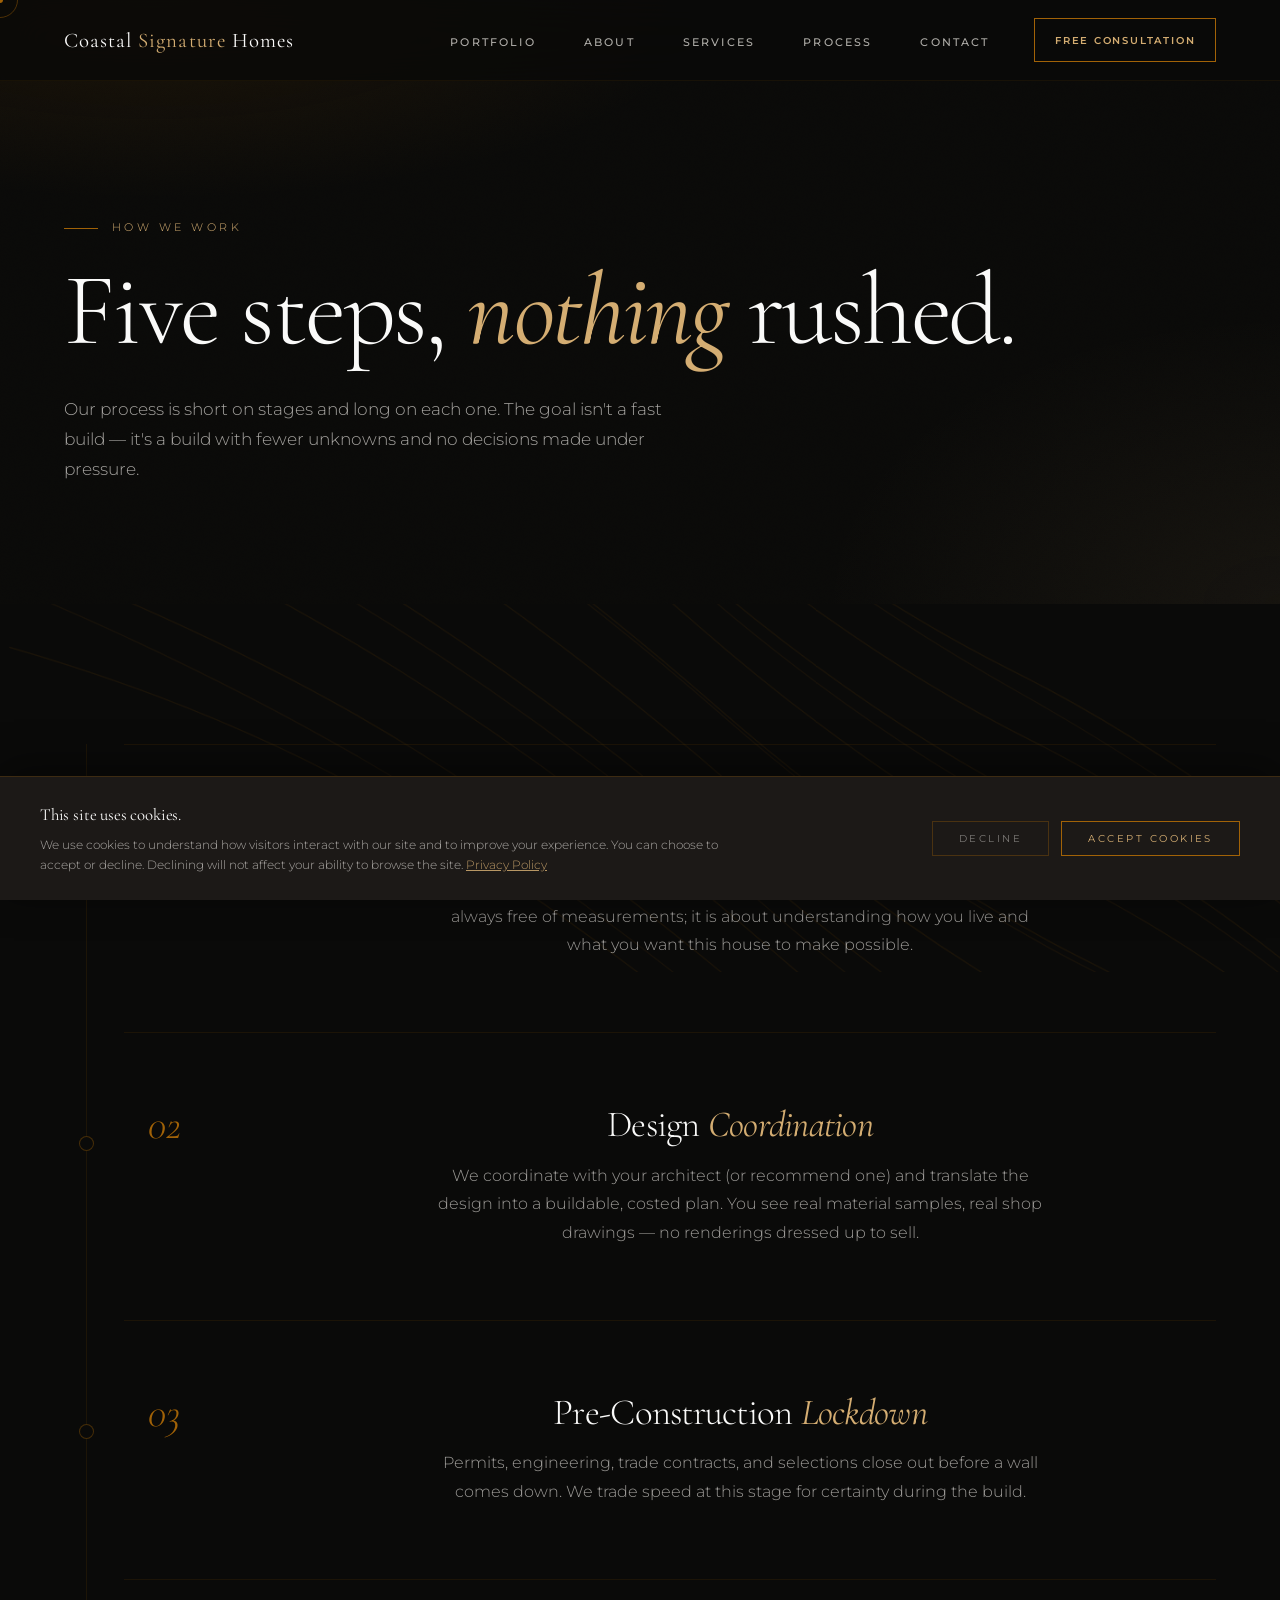
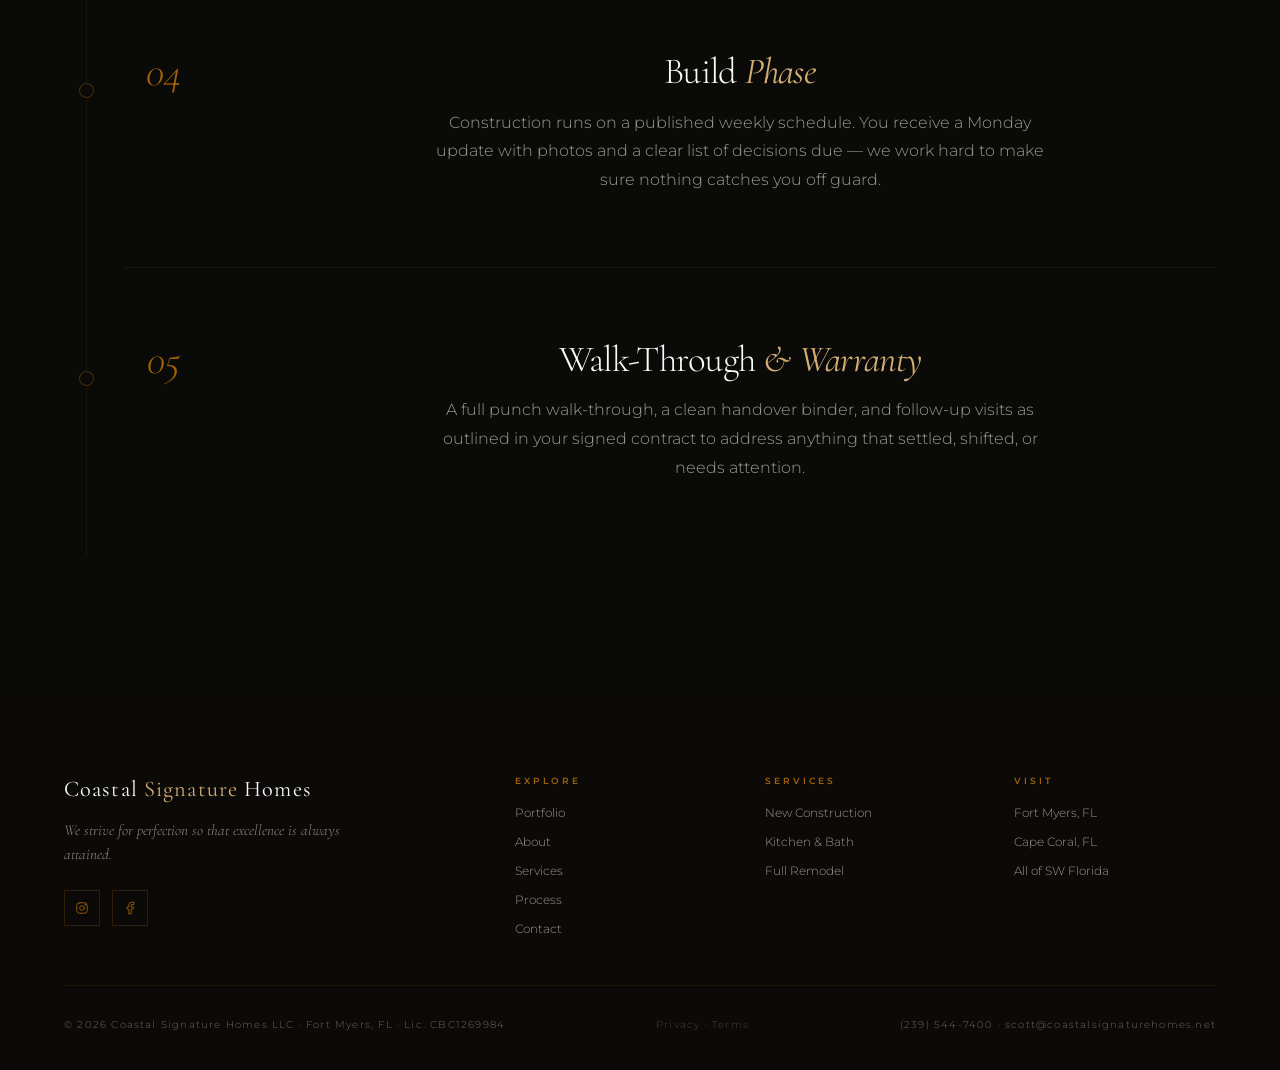
<file: process.html>
<!DOCTYPE html>
<html lang="en">
<head>
<meta charset="UTF-8" />
<meta name="viewport" content="width=device-width, initial-scale=1.0, viewport-fit=cover" />
<meta name="description" content="How Coastal Signature Homes works — a five-step process from first conversation through final delivery." />
<title>Process — Coastal Signature Homes</title>
<link rel="preconnect" href="https://fonts.googleapis.com">
<link rel="preconnect" href="https://fonts.gstatic.com" crossorigin>
<link href="https://fonts.googleapis.com/css2?family=Cormorant+Garamond:ital,wght@0,300;0,400;0,500;0,600;1,300;1,400;1,500&family=Montserrat:wght@300;400;500;600;700&display=swap" rel="stylesheet">
<link rel="stylesheet" href="assets/site.css">

<!-- SEO -->
<link rel="canonical" href="https://coastalsignaturehomes.net/process" />
<meta name="robots" content="index,follow,max-image-preview:large" />
<meta name="theme-color" content="#1C1917" />
<meta name="geo.region" content="US-FL" /><meta name="geo.placename" content="Fort Myers" />
<meta property="og:type" content="website" />
<meta property="og:site_name" content="Coastal Signature Homes" />
<meta property="og:title" content="Our Process — A White-Glove Experience · Coastal Signature Homes" />
<meta property="og:description" content="A five-step process from first conversation through final delivery and follow-up." />
<meta property="og:url" content="https://coastalsignaturehomes.net/process" />
<meta property="og:image" content="https://coastalsignaturehomes.net/images/about-kitchen.jpeg" />
<meta name="twitter:card" content="summary_large_image" />
<meta name="twitter:title" content="Our Process — Coastal Signature Homes" />
<meta name="twitter:description" content="A five-step process from first conversation through final delivery and follow-up." />
<meta name="twitter:image" content="https://coastalsignaturehomes.net/images/about-kitchen.jpeg" />
<link rel="icon" type="image/svg+xml" href="data:image/svg+xml,%3Csvg xmlns='http://www.w3.org/2000/svg' viewBox='0 0 32 32'%3E%3Crect width='32' height='32' fill='%231C1917'/%3E%3Ctext x='50%25' y='58%25' text-anchor='middle' fill='%23d4ad72' font-family='Georgia,serif' font-size='18' font-weight='600'%3ECS%3C/text%3E%3C/svg%3E" />
<script type="application/ld+json">
{
  "@context": "https://schema.org",
  "@graph": [
    {
      "@type": "WebPage",
      "@id": "https://coastalsignaturehomes.net/process.html#webpage",
      "url": "https://coastalsignaturehomes.net/process.html",
      "name": "Process — Coastal Signature Homes",
      "isPartOf": { "@id": "https://coastalsignaturehomes.net/#website" },
      "about": { "@id": "https://coastalsignaturehomes.net/#business" },
      "breadcrumb": { "@id": "https://coastalsignaturehomes.net/process.html#breadcrumb" }
    },
    {
      "@type": "BreadcrumbList",
      "@id": "https://coastalsignaturehomes.net/process.html#breadcrumb",
      "itemListElement": [
        { "@type": "ListItem", "position": 1, "name": "Home", "item": "https://coastalsignaturehomes.net/" },
        { "@type": "ListItem", "position": 2, "name": "Process", "item": "https://coastalsignaturehomes.net/process.html" }
      ]
    },
    {
      "@type": "HowTo",
      "name": "How Coastal Signature Homes Builds & Remodels",
      "description": "A five-step process from first conversation through final delivery.",
      "step": [
        { "@type": "HowToStep", "position": 1, "name": "Consultation", "text": "A private meeting to understand your vision, lifestyle, and goals." },
        { "@type": "HowToStep", "position": 2, "name": "Design Collaboration", "text": "Working with your architect and our team to finalize every detail." },
        { "@type": "HowToStep", "position": 3, "name": "Pre-Construction", "text": "Permitting, materials, and scheduling handled with precision." },
        { "@type": "HowToStep", "position": 4, "name": "Construction", "text": "Transparent updates, dedicated management, uncompromising quality." },
        { "@type": "HowToStep", "position": 5, "name": "Final Delivery", "text": "A meticulous walkthrough — because the last impression matters most." }
      ]
    }
  ]
}
</script>
<style>
/* ---- Subpage scaffolding ---- */
.sub-hero { position: relative; padding: 220px 64px 120px; background:
    radial-gradient(ellipse 80% 60% at 12% 0%, rgba(161,98,7,0.12) 0%, transparent 55%),
    radial-gradient(ellipse 60% 80% at 100% 100%, rgba(212,173,114,0.06) 0%, transparent 60%),
    #0A0A09;
  border-bottom: 1px solid rgba(161,98,7,0.10);
  overflow: hidden;
}
.sub-hero::before { content:''; position:absolute; inset:0; background: url("data:image/svg+xml;utf8,<svg xmlns='http://www.w3.org/2000/svg' width='160' height='160'><filter id='n'><feTurbulence type='fractalNoise' baseFrequency='0.9' numOctaves='2' stitchTiles='stitch'/><feColorMatrix values='0 0 0 0 0.7  0 0 0 0 0.55  0 0 0 0 0.25  0 0 0 0.035 0'/></filter><rect width='100%' height='100%' filter='url(%23n)'/></svg>"); opacity: .6; pointer-events:none; mix-blend-mode: overlay; }
.sub-hero-inner { max-width: 1200px; margin: 0 auto; position: relative; }
.sub-eyebrow { font-family: var(--font-body); font-size: 0.68rem; letter-spacing: 0.32em; text-transform: uppercase; color: var(--csh-gold-lt); margin: 0 0 28px; }
.sub-eyebrow::before { content:''; display:inline-block; width:34px; height:1px; background: var(--csh-gold); vertical-align: middle; margin-right: 14px; }
.sub-title { font-family: var(--font-display); font-weight: 300; color: var(--csh-ivory); font-size: clamp(3.2rem, 8vw, 6.4rem); line-height: 0.95; letter-spacing: -0.025em; margin: 0; }
.sub-title em { font-style: italic; color: var(--csh-gold-lt); font-weight: 400; }
.sub-lede { max-width: 640px; margin: 36px 0 0; color: rgba(245,242,237,0.66); font-size: 1.06rem; line-height: 1.75; font-weight: 300; }
.sub-meta { margin-top: 56px; display:flex; gap:48px; flex-wrap:wrap; font-family: var(--font-body); font-size: 0.66rem; letter-spacing: 0.26em; text-transform: uppercase; color: rgba(245,242,237,0.45); }
.sub-meta span strong { display:block; color: var(--csh-gold-lt); font-weight: 500; letter-spacing: 0.22em; margin-bottom: 6px; }
.sub-section { padding: 140px 64px; background: #0A0A09; color: var(--csh-ivory); position: relative; }
.sub-section.light { background:
    radial-gradient(ellipse 60% 80% at 100% 0%, rgba(161,98,7,0.05) 0%, transparent 55%),
    var(--csh-ivory); color: var(--csh-ink); }
.sub-inner { max-width: 1200px; margin: 0 auto; }
.sub-h2 { font-family: var(--font-display); font-weight: 300; font-size: clamp(2.2rem, 4.4vw, 3.4rem); line-height: 1.05; letter-spacing: -0.022em; margin: 0 0 18px; color: var(--csh-ivory); }
.sub-h2 em { font-style: italic; color: var(--csh-gold-lt); font-weight: 400; }
.sub-section.light .sub-h2 { color: var(--csh-ink); }
.sub-section.light .sub-h2 em { color: var(--csh-gold); }
.sub-section p { color: rgba(245,242,237,0.78); }
.sub-section.light p { color: #3a3531; }
.sub-rule { width: 42px; height: 1px; background: var(--csh-gold); border:0; margin: 0 0 30px; }

@media (max-width: 900px) {
  .sub-hero { padding: 160px 24px 80px; }
  .sub-section { padding: 90px 24px; }
  .sub-meta { gap: 28px; }
}

.proc { display:flex; flex-direction:column; gap: 0; position: relative; padding-left: 60px; }
.proc-rail { position: absolute; left: 22px; top: 0; bottom: 0; width: 1px; background: rgba(161,98,7,0.13); pointer-events:none; }
.proc-rail-fill { position: absolute; left: 22px; top: 0; width: 1px; height: 0; background: linear-gradient(180deg, rgba(212,173,114,0) 0%, var(--csh-gold-lt) 14%, var(--csh-gold) 100%); box-shadow: 0 0 14px rgba(212,173,114,0.45); pointer-events:none; }
.proc-rail-dot { position: absolute; left: 15px; width: 15px; height: 15px; border-radius: 50%; border: 1px solid rgba(161,98,7,0.4); background: #0A0A09; transition: border-color .4s, background .4s, box-shadow .4s, transform .4s; }
.proc-rail-dot.lit { border-color: var(--csh-gold-lt); background: var(--csh-gold); box-shadow: 0 0 0 4px rgba(161,98,7,0.18), 0 0 22px rgba(212,173,114,0.6); transform: scale(1.06); }
.proc-step { display:grid; grid-template-columns: 80px 1fr; gap: 60px; padding: 72px 0; border-top: 1px solid rgba(161,98,7,0.12); align-items: start; position: relative; }
.proc-step:last-child { border-bottom: 1px solid rgba(161,98,7,0.12); }
.proc-num { font-family: var(--font-display); font-style: italic; color: var(--csh-gold); font-size: 2.6rem; line-height: 1; font-weight: 300; }
.proc-step > div:last-child { text-align: center; }
.proc-step h3 { font-family: var(--font-display); font-weight: 300; color: var(--csh-ivory); font-size: clamp(1.8rem, 3vw, 2.3rem); margin: 0 0 16px; letter-spacing: -0.02em; line-height: 1.1; }
.proc-step h3 em { color: var(--csh-gold-lt); font-style: italic; font-weight: 400; }
.proc-step p { color: rgba(245,242,237,0.62); font-size: 1rem; line-height: 1.8; margin: 0 auto; max-width: 620px; font-weight: 300; }
.proc-aside { display: flex; flex-direction: column; gap: 18px; }
.proc-aside .lbl { font-family: var(--font-body); font-size: 0.62rem; letter-spacing: .28em; text-transform: uppercase; color: rgba(245,242,237,0.42); }
.proc-aside .lbl strong { display:block; color: var(--csh-gold-lt); font-weight: 500; margin-bottom: 5px; }
.proc-aside ul { list-style:none; padding:0; margin:0; }
.proc-aside li { padding: 6px 0 6px 18px; position:relative; color: rgba(245,242,237,0.7); font-size: 0.88rem; }
.proc-aside li::before { content:''; position:absolute; left:0; top:13px; width:8px; height:1px; background: var(--csh-gold); }
@media (max-width: 900px){ .proc-step{ grid-template-columns: 1fr; gap: 24px; padding: 56px 0;} }

</style>
</head><body class="home-curves">
<div id="scroll-progress" aria-hidden="true"></div>
<div id="csh-cursor-ring"></div>
<div id="csh-cursor-dot"></div>
<a href="#top" id="to-top" aria-label="Back to top">
  <svg width="16" height="16" viewBox="0 0 24 24" fill="none" stroke="currentColor" stroke-width="1.5" stroke-linecap="round" stroke-linejoin="round"><line x1="12" y1="19" x2="12" y2="5"/><polyline points="5 12 12 5 19 12"/></svg>
</a>
<aside class="mobile-cta-dock" aria-label="Quick actions">
  <a class="cta-call" href="tel:2395447400" aria-label="Call (239) 544-7400">
    <svg viewBox="0 0 24 24" fill="none" stroke="currentColor" stroke-width="1.8" stroke-linecap="round" stroke-linejoin="round"><path d="M22 16.92v3a2 2 0 01-2.18 2 19.79 19.79 0 01-8.63-3.07A19.5 19.5 0 013.07 10.8 19.79 19.79 0 01.22 2.18 2 2 0 012.2 0h3a2 2 0 012 1.72 12.84 12.84 0 00.7 2.81 2 2 0 01-.45 2.11L6.91 7.09a16 16 0 006 6l.45-.45a2 2 0 012.11-.45 12.84 12.84 0 002.81.7A2 2 0 0122 14.92z"/></svg>
    Call Now
  </a>
  <a class="cta-contact" href="/contact" aria-label="Get a free consultation">
    Free Consult
    <svg viewBox="0 0 24 24" fill="none" stroke="currentColor" stroke-width="1.8" stroke-linecap="round" stroke-linejoin="round"><line x1="5" y1="12" x2="19" y2="12"/><polyline points="12 5 19 12 12 19"/></svg>
  </a>
</aside>
<a id="top"></a>
<nav class="csh-nav scrolled" id="csh-nav">
  <a href="/" class="csh-nav-brand c-link">Coastal <em>Signature</em> Homes</a>
  <ul class="csh-nav-list">
    <li><a href="/portfolio" class="csh-nav-lnk c-link">Portfolio</a></li>
    <li><a href="/about" class="csh-nav-lnk c-link">About</a></li>
    <li><a href="/services" class="csh-nav-lnk c-link">Services</a></li>
    <li><a href="/process" class="csh-nav-lnk c-link is-active">Process</a></li>
    <li><a href="/contact" class="csh-nav-lnk c-link">Contact</a></li>
    <li><a href="/contact" class="btn-wipe btn-nav c-link"><span>Free Consultation</span></a></li>
  </ul>
  <button class="hbr" id="hbr" aria-label="Open navigation" aria-expanded="false"><span></span><span></span><span></span></button>
</nav>
<div class="mob-menu" id="mobMenu" role="dialog" aria-label="Navigation" aria-modal="true">
  <button class="mob-close" id="mobClose" aria-label="Close menu" type="button">
    <svg width="20" height="20" viewBox="0 0 24 24" fill="none" stroke="currentColor" stroke-width="1.5" stroke-linecap="round" stroke-linejoin="round"><line x1="18" y1="6" x2="6" y2="18"/><line x1="6" y1="6" x2="18" y2="18"/></svg>
  </button>
  <a href="/">Home</a>
  <a href="/portfolio">Portfolio</a>
  <a href="/about">About</a>
  <a href="/services">Services</a>
  <a href="/process">Process</a>
  <a href="/contact">Contact</a>
  <a href="tel:2395447400" style="color:var(--csh-gold); font-size:.72rem; letter-spacing:.28em; text-transform:uppercase; margin-top:8px; font-family:var(--font-body); font-weight:600;">(239) 544-7400</a>
</div>
<section class="sub-hero ">
  <div class="sub-hero-inner">
    <p class="sub-eyebrow">How we work</p>
    <h1 class="sub-title">Five steps, <em>nothing</em> rushed.</h1>
    <p class="sub-lede">Our process is short on stages and long on each one. The goal isn't a fast build — it's a build with fewer unknowns and no decisions made under pressure.</p>
  </div>
</section>
<section class="sub-section"><div class="sub-inner"><div class="proc"><div class="proc-rail"></div><div class="proc-rail-fill" id="procFill"></div>
    <div class="proc-step csh-reveal">
      <div class="proc-num">01</div>
      <div>
        <h3>Conversation <em>& Site Walk</em></h3>
        <p>We meet on site — at the lot or the home — and listen first. The first hour is always free of measurements; it is about understanding how you live and what you want this house to make possible.</p>
      </div>
    </div>
    <div class="proc-step csh-reveal">
      <div class="proc-num">02</div>
      <div>
        <h3>Design <em>Coordination</em></h3>
        <p>We coordinate with your architect (or recommend one) and translate the design into a buildable, costed plan. You see real material samples, real shop drawings — no renderings dressed up to sell.</p>
      </div>
    </div>
    <div class="proc-step csh-reveal">
      <div class="proc-num">03</div>
      <div>
        <h3>Pre-Construction <em>Lockdown</em></h3>
        <p>Permits, engineering, trade contracts, and selections close out before a wall comes down. We trade speed at this stage for certainty during the build.</p>
      </div>
    </div>
    <div class="proc-step csh-reveal">
      <div class="proc-num">04</div>
      <div>
        <h3>Build <em>Phase</em></h3>
        <p>Construction runs on a published weekly schedule. You receive a Monday update with photos and a clear list of decisions due — we work hard to make sure nothing catches you off guard.</p>
      </div>
    </div>
    <div class="proc-step csh-reveal">
      <div class="proc-num">05</div>
      <div>
        <h3>Walk-Through <em>& Warranty</em></h3>
        <p>A full punch walk-through, a clean handover binder, and follow-up visits as outlined in your signed contract to address anything that settled, shifted, or needs attention.</p>
      </div>
    </div></div></div></section>
<script>
(function(){
  var proc = document.querySelector('.proc');
  var fill = document.getElementById('procFill');
  if(!proc || !fill) return;
  var steps = proc.querySelectorAll('.proc-step');
  // Inject a dot at each step's top (aligned with the number's vertical center)
  var dots = [];
  steps.forEach(function(s, i){
    var d = document.createElement('div');
    d.className = 'proc-rail-dot';
    proc.appendChild(d);
    dots.push(d);
  });
  function place(){
    var pr = proc.getBoundingClientRect();
    steps.forEach(function(s, i){
      var sr = s.getBoundingClientRect();
      // align dot with number baseline-ish (top of step + some offset to reach the number block)
      var y = (sr.top - pr.top) + 90 + 14;
      dots[i].style.top = y + 'px';
    });
  }
  function update(){
    var pr = proc.getBoundingClientRect();
    var total = pr.height;
    var anchor = window.innerHeight * 0.42;
    var progress = anchor - pr.top;
    progress = Math.max(0, Math.min(total, progress));
    fill.style.height = progress + 'px';
    // Light up dots that have been passed
    dots.forEach(function(d){
      var dy = parseFloat(d.style.top) || 0;
      if (dy <= progress + 8) d.classList.add('lit');
      else d.classList.remove('lit');
    });
  }
  place();
  update();
  window.addEventListener('scroll', update, {passive:true});
  window.addEventListener('resize', function(){ place(); update(); });
  // images/fonts may shift layout
  window.addEventListener('load', function(){ place(); update(); });
})();
</script>
<footer class="ft csh-grain">
  <div class="ft-grid">
    <div>
      <a href="/" class="ft-brand">Coastal <span>Signature</span> Homes</a>
      <p class="ft-tag">We strive for perfection so that excellence is always attained.</p>
      <div class="ft-social-row">
        <a href="#" class="ft-social c-link" aria-label="Instagram"><svg width="14" height="14" viewBox="0 0 24 24" fill="none" stroke="currentColor" stroke-width="1.5" stroke-linecap="round" stroke-linejoin="round"><rect x="3" y="3" width="18" height="18" rx="5"/><circle cx="12" cy="12" r="4"/><circle cx="17.5" cy="6.5" r="0.6" fill="currentColor"/></svg></a>
        <a href="#" class="ft-social c-link" aria-label="Facebook"><svg width="14" height="14" viewBox="0 0 24 24" fill="none" stroke="currentColor" stroke-width="1.5" stroke-linecap="round" stroke-linejoin="round"><path d="M18 2h-3a5 5 0 0 0-5 5v3H7v4h3v8h4v-8h3l1-4h-4V7a1 1 0 0 1 1-1h3z"/></svg></a>
      </div>
    </div>
    <div class="ft-col">
      <p class="ft-col-h">Explore</p>
      <ul><li><a href="/portfolio">Portfolio</a></li><li><a href="/about">About</a></li><li><a href="/services">Services</a></li><li><a href="/process">Process</a></li><li><a href="/contact">Contact</a></li></ul>
    </div>
    <div class="ft-col">
      <p class="ft-col-h">Services</p>
      <ul><li><a href="/services#new-construction">New Construction</a></li><li><a href="/services#kitchen-bath">Kitchen &amp; Bath</a></li><li><a href="/services#full-remodel">Full Remodel</a></li></ul>
    </div>
    <div class="ft-col">
      <p class="ft-col-h">Visit</p>
      <ul><li><a>Fort Myers, FL</a></li><li><a>Cape Coral, FL</a></li><li><a>All of SW Florida</a></li></ul>
    </div>
  </div>
  <div class="ft-bottom">
    <span>© <span id="yr"></span> Coastal Signature Homes LLC · Fort Myers, FL · Lic. CBC1269984</span>
    <span><a href="/privacy" style="color:inherit;opacity:.6;text-decoration:none;">Privacy</a> · <a href="/terms" style="color:inherit;opacity:.6;text-decoration:none;">Terms</a></span>
    <span>(239) 544-7400 · scott@coastalsignaturehomes.net</span>
  </div>
</footer>
<script>
document.getElementById('yr').textContent = new Date().getFullYear();
/* nav scroll */
var nav=document.getElementById('csh-nav');
function navState(){ if(window.scrollY>40) nav.classList.add('scrolled'); else nav.classList.add('scrolled'); }
navState();
window.addEventListener('scroll', navState, {passive:true});
/* scroll progress */
var sp=document.getElementById('scroll-progress');
window.addEventListener('scroll', function(){ var h=document.documentElement; var pct=(h.scrollTop)/(h.scrollHeight-h.clientHeight)*100; sp.style.width=pct+'%'; }, {passive:true});
/* back to top */
var tt=document.getElementById('to-top');
window.addEventListener('scroll', function(){ if(window.scrollY>600) tt.classList.add('show'); else tt.classList.remove('show'); }, {passive:true});
/* mob menu */
var hbr=document.getElementById('hbr'), mm=document.getElementById('mobMenu'), mc=document.getElementById('mobClose');
function mob(o){ mm.classList.toggle('open',o); hbr.setAttribute('aria-expanded',o); document.body.style.overflow=o?'hidden':''; }
hbr.addEventListener('click',()=>mob(true)); mc.addEventListener('click',()=>mob(false));
mm.querySelectorAll('a').forEach(a=>a.addEventListener('click',()=>mob(false)));
/* reveals */
var io=new IntersectionObserver(function(es){es.forEach(e=>{if(e.isIntersecting){e.target.classList.add('visible');io.unobserve(e.target);}})},{threshold:0.15});
document.querySelectorAll('.csh-reveal').forEach(el=>io.observe(el));
/* custom cursor */
var ring=document.getElementById('csh-cursor-ring'), dot=document.getElementById('csh-cursor-dot');
var hasMouse = window.matchMedia('(pointer:fine)').matches;
if(hasMouse){
  document.body.classList.add('has-cursor');
  window.addEventListener('mousemove', function(e){ ring.style.transform='translate('+(e.clientX-16)+'px,'+(e.clientY-16)+'px)'; dot.style.transform='translate('+(e.clientX-3)+'px,'+(e.clientY-3)+'px)'; });
  document.querySelectorAll('.c-link, a, button, input, textarea').forEach(el=>{
    el.addEventListener('mouseenter',()=>{ring.classList.add('hover');dot.classList.add('hover');});
    el.addEventListener('mouseleave',()=>{ring.classList.remove('hover');dot.classList.remove('hover');});
  });
}
</script>
<script src="assets/cookies.js"></script>
</body>
</html>
</file>
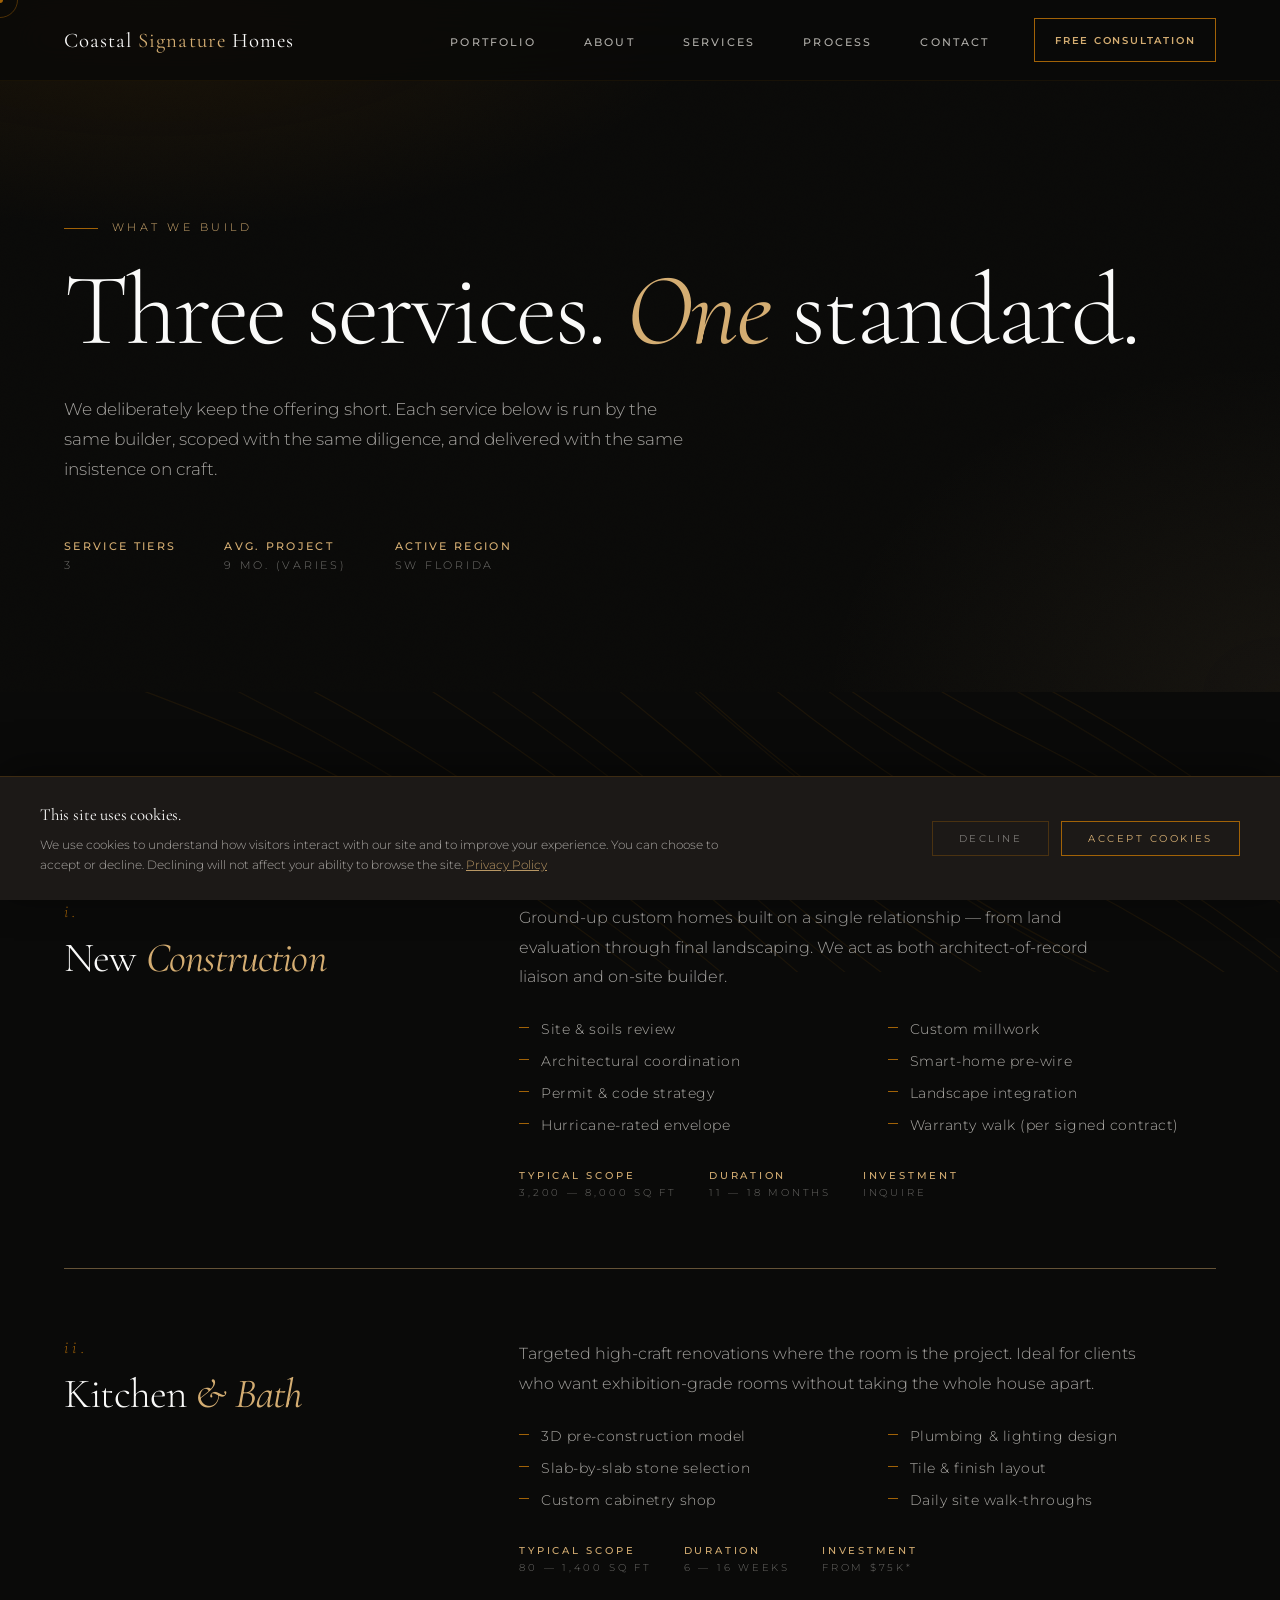
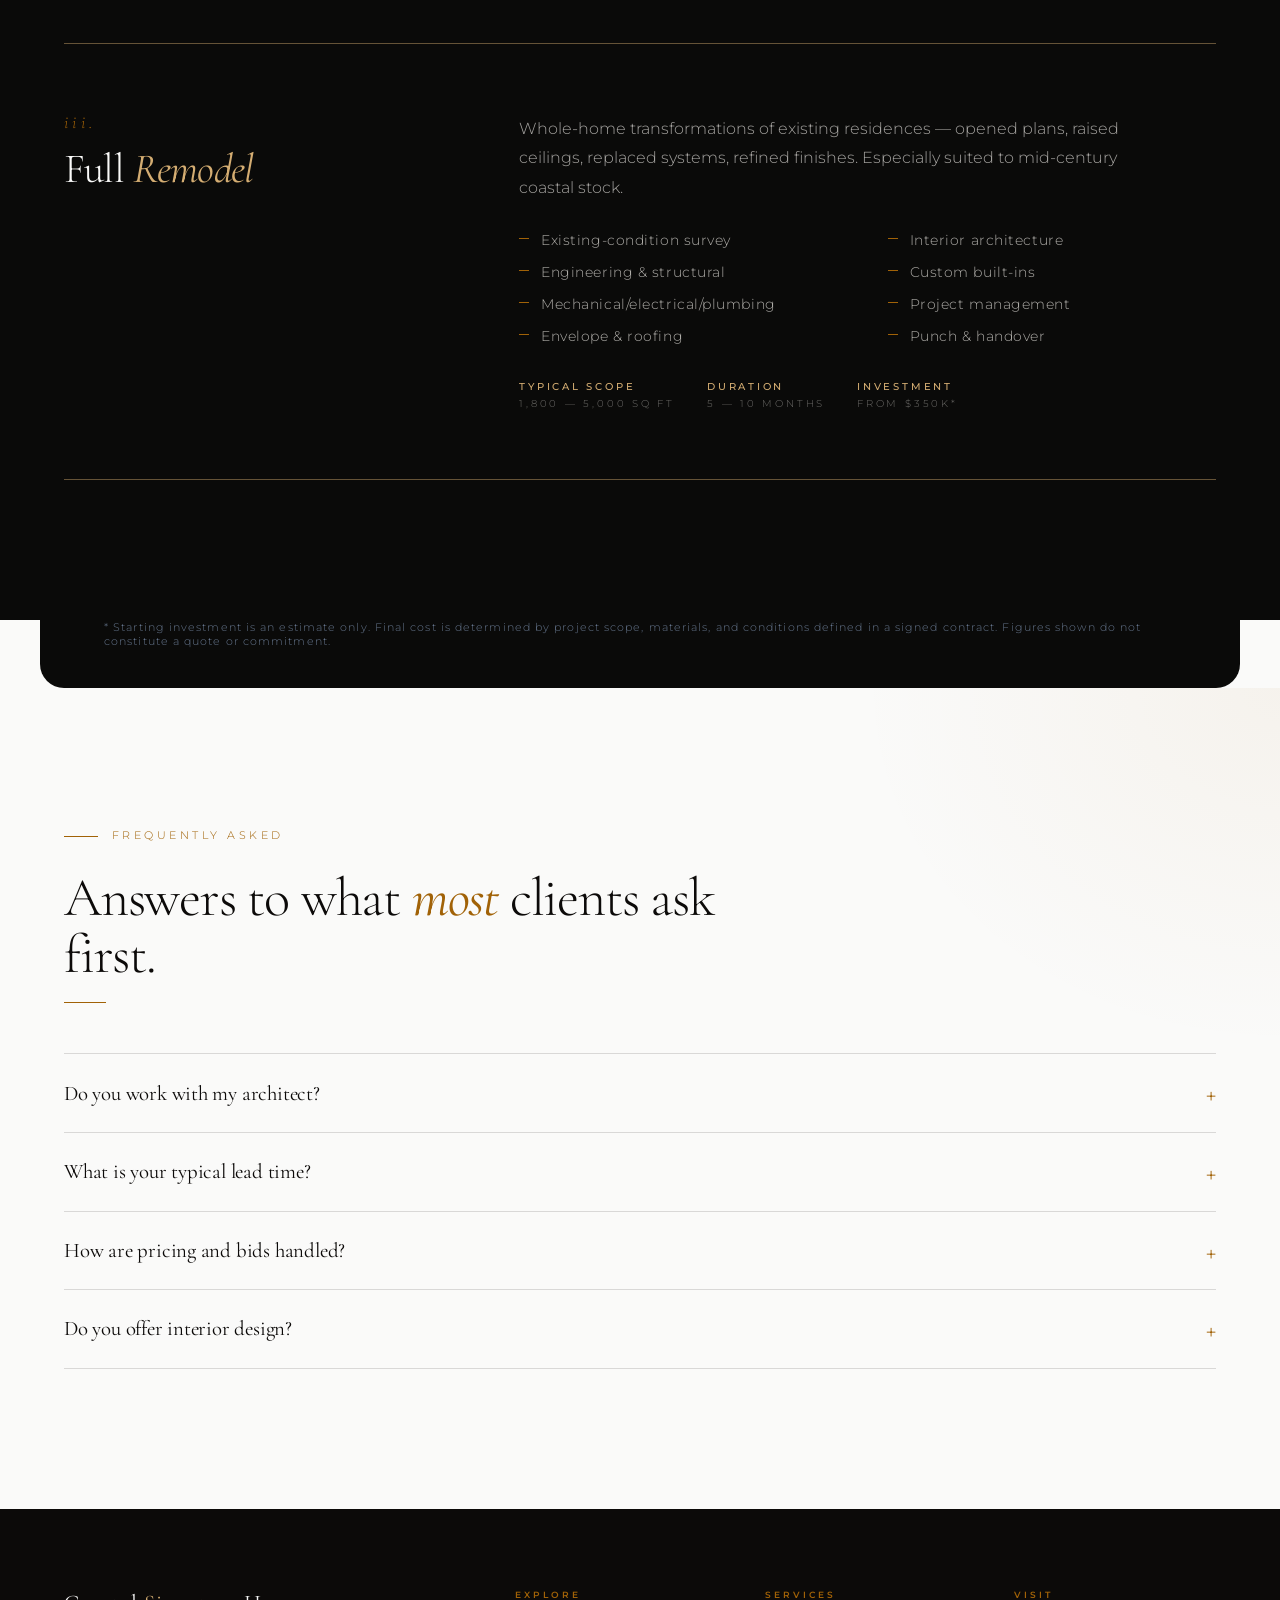
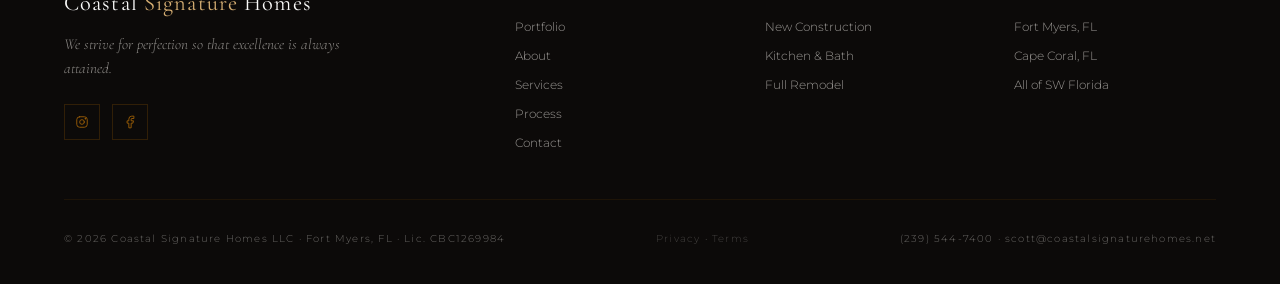
<file: services.html>
<!DOCTYPE html>
<html lang="en">
<head>
<meta charset="UTF-8" />
<meta name="viewport" content="width=device-width, initial-scale=1.0, viewport-fit=cover" />
<meta name="description" content="Custom new construction, kitchen and bath, and whole-home remodels across Fort Myers, Cape Coral, and Southwest Florida." />
<title>Services — Coastal Signature Homes</title>
<link rel="preconnect" href="https://fonts.googleapis.com">
<link rel="preconnect" href="https://fonts.gstatic.com" crossorigin>
<link href="https://fonts.googleapis.com/css2?family=Cormorant+Garamond:ital,wght@0,300;0,400;0,500;0,600;1,300;1,400;1,500&family=Montserrat:wght@300;400;500;600;700&display=swap" rel="stylesheet">
<link rel="stylesheet" href="assets/site.css">

<!-- SEO -->
<link rel="canonical" href="https://coastalsignaturehomes.net/services" />
<meta name="robots" content="index,follow,max-image-preview:large" />
<meta name="theme-color" content="#1C1917" />
<meta name="geo.region" content="US-FL" /><meta name="geo.placename" content="Fort Myers" />
<meta property="og:type" content="website" />
<meta property="og:site_name" content="Coastal Signature Homes" />
<meta property="og:title" content="Services — Custom Construction & Remodeling · Coastal Signature Homes" />
<meta property="og:description" content="New construction, kitchen and bath, and whole-home remodels across Fort Myers, Cape Coral, and Southwest Florida." />
<meta property="og:url" content="https://coastalsignaturehomes.net/services" />
<meta property="og:image" content="https://coastalsignaturehomes.net/images/white-kitchen-chandelier.jpeg" />
<meta name="twitter:card" content="summary_large_image" />
<meta name="twitter:title" content="Services — Coastal Signature Homes" />
<meta name="twitter:description" content="New construction, kitchen & bath, and whole-home remodels across Southwest Florida." />
<meta name="twitter:image" content="https://coastalsignaturehomes.net/images/white-kitchen-chandelier.jpeg" />
<link rel="icon" type="image/svg+xml" href="data:image/svg+xml,%3Csvg xmlns='http://www.w3.org/2000/svg' viewBox='0 0 32 32'%3E%3Crect width='32' height='32' fill='%231C1917'/%3E%3Ctext x='50%25' y='58%25' text-anchor='middle' fill='%23d4ad72' font-family='Georgia,serif' font-size='18' font-weight='600'%3ECS%3C/text%3E%3C/svg%3E" />
<script type="application/ld+json">
{
  "@context": "https://schema.org",
  "@graph": [
    {
      "@type": "WebPage",
      "@id": "https://coastalsignaturehomes.net/services.html#webpage",
      "url": "https://coastalsignaturehomes.net/services.html",
      "name": "Services — Coastal Signature Homes",
      "isPartOf": { "@id": "https://coastalsignaturehomes.net/#website" },
      "about": { "@id": "https://coastalsignaturehomes.net/#business" },
      "breadcrumb": { "@id": "https://coastalsignaturehomes.net/services.html#breadcrumb" }
    },
    {
      "@type": "BreadcrumbList",
      "@id": "https://coastalsignaturehomes.net/services.html#breadcrumb",
      "itemListElement": [
        { "@type": "ListItem", "position": 1, "name": "Home", "item": "https://coastalsignaturehomes.net/" },
        { "@type": "ListItem", "position": 2, "name": "Services", "item": "https://coastalsignaturehomes.net/services.html" }
      ]
    },
    {
      "@type": "Service",
      "name": "New Construction",
      "provider": { "@id": "https://coastalsignaturehomes.net/#business" },
      "areaServed": { "@type": "State", "name": "Southwest Florida" },
      "description": "Custom-built homes from foundation to finish — builder-managed throughout."
    },
    {
      "@type": "Service",
      "name": "Kitchen & Bath Remodeling",
      "provider": { "@id": "https://coastalsignaturehomes.net/#business" },
      "areaServed": { "@type": "State", "name": "Southwest Florida" },
      "description": "Marble islands, premium cabinetry, and luxury fixtures."
    },
    {
      "@type": "Service",
      "name": "Whole-Home Remodel",
      "provider": { "@id": "https://coastalsignaturehomes.net/#business" },
      "areaServed": { "@type": "State", "name": "Southwest Florida" },
      "description": "Full-scope renovations delivered with the same diligence as new construction."
    }
  ]
}
</script>
<style>
/* ---- Subpage scaffolding ---- */
.sub-hero { position: relative; padding: 220px 64px 120px; background:
    radial-gradient(ellipse 80% 60% at 12% 0%, rgba(161,98,7,0.12) 0%, transparent 55%),
    radial-gradient(ellipse 60% 80% at 100% 100%, rgba(212,173,114,0.06) 0%, transparent 60%),
    #0A0A09;
  border-bottom: 1px solid rgba(161,98,7,0.10);
  overflow: hidden;
}
.sub-hero::before { content:''; position:absolute; inset:0; background: url("data:image/svg+xml;utf8,<svg xmlns='http://www.w3.org/2000/svg' width='160' height='160'><filter id='n'><feTurbulence type='fractalNoise' baseFrequency='0.9' numOctaves='2' stitchTiles='stitch'/><feColorMatrix values='0 0 0 0 0.7  0 0 0 0 0.55  0 0 0 0 0.25  0 0 0 0.035 0'/></filter><rect width='100%' height='100%' filter='url(%23n)'/></svg>"); opacity: .6; pointer-events:none; mix-blend-mode: overlay; }
.sub-hero-inner { max-width: 1200px; margin: 0 auto; position: relative; }
.sub-eyebrow { font-family: var(--font-body); font-size: 0.68rem; letter-spacing: 0.32em; text-transform: uppercase; color: var(--csh-gold-lt); margin: 0 0 28px; }
.sub-eyebrow::before { content:''; display:inline-block; width:34px; height:1px; background: var(--csh-gold); vertical-align: middle; margin-right: 14px; }
.sub-title { font-family: var(--font-display); font-weight: 300; color: var(--csh-ivory); font-size: clamp(3.2rem, 8vw, 6.4rem); line-height: 0.95; letter-spacing: -0.025em; margin: 0; }
.sub-title em { font-style: italic; color: var(--csh-gold-lt); font-weight: 400; }
.sub-lede { max-width: 640px; margin: 36px 0 0; color: rgba(245,242,237,0.66); font-size: 1.06rem; line-height: 1.75; font-weight: 300; }
.sub-meta { margin-top: 56px; display:flex; gap:48px; flex-wrap:wrap; font-family: var(--font-body); font-size: 0.66rem; letter-spacing: 0.26em; text-transform: uppercase; color: rgba(245,242,237,0.45); }
.sub-meta span strong { display:block; color: var(--csh-gold-lt); font-weight: 500; letter-spacing: 0.22em; margin-bottom: 6px; }
.sub-section { padding: 140px 64px; background: #0A0A09; color: var(--csh-ivory); position: relative; }
.sub-section.light { background:
    radial-gradient(ellipse 60% 80% at 100% 0%, rgba(161,98,7,0.05) 0%, transparent 55%),
    var(--csh-ivory); color: var(--csh-ink); }
.sub-inner { max-width: 1200px; margin: 0 auto; }
.sub-h2 { font-family: var(--font-display); font-weight: 300; font-size: clamp(2.2rem, 4.4vw, 3.4rem); line-height: 1.05; letter-spacing: -0.022em; margin: 0 0 18px; color: var(--csh-ivory); }
.sub-h2 em { font-style: italic; color: var(--csh-gold-lt); font-weight: 400; }
.sub-section.light .sub-h2 { color: var(--csh-ink); }
.sub-section.light .sub-h2 em { color: var(--csh-gold); }
.sub-section p { color: rgba(245,242,237,0.78); }
.sub-section.light p { color: #3a3531; }
.sub-rule { width: 42px; height: 1px; background: var(--csh-gold); border:0; margin: 0 0 30px; }

@media (max-width: 900px) {
  .sub-hero { padding: 160px 24px 80px; }
  .sub-section { padding: 90px 24px; }
  .sub-meta { gap: 28px; }
}

.svc-list { display:flex; flex-direction:column; }
.svc-row { display:grid; grid-template-columns: 0.7fr 1.3fr; gap: 80px; padding: 70px 0; border-top: 1px solid rgba(212,173,114,0.45); align-items: start; }
.svc-row:last-child { border-bottom: 1px solid rgba(212,173,114,0.45); }
.svc-row .svc-num { font-family: var(--font-display); font-style: italic; color: var(--csh-gold); font-size: 1.1rem; letter-spacing: .25em; }
.svc-row h3 { font-family: var(--font-display); font-weight: 300; color: var(--csh-ivory); font-size: clamp(2rem, 3.4vw, 2.6rem); margin: 14px 0 0; letter-spacing: -0.02em; line-height: 1.05; }
.svc-row h3 em { color: var(--csh-gold-lt); font-style: italic; font-weight: 400; }
.svc-body p { color: rgba(245,242,237,0.66); font-size: 1.02rem; line-height: 1.8; margin: 0 0 22px; font-weight: 300; max-width: 620px; }
.svc-incl { list-style:none; padding:0; margin: 18px 0 0; columns: 2; column-gap: 40px; }
.svc-incl li { padding: 8px 0 8px 22px; position:relative; color: rgba(245,242,237,0.7); font-size: 0.86rem; letter-spacing: 0.04em; break-inside: avoid; }
.svc-incl li::before { content:''; position:absolute; left:0; top:14px; width:10px; height:1px; background: var(--csh-gold); }
.svc-meta-row { display:flex; gap: 32px; margin-top: 28px; font-family: var(--font-body); font-size: 0.62rem; letter-spacing: .28em; text-transform: uppercase; color: rgba(245,242,237,0.42); }
.svc-meta-row span strong { display:block; color: var(--csh-gold-lt); font-weight: 500; margin-bottom: 5px; }
.faq { display:flex; flex-direction:column; gap: 0; margin-top: 50px; }
.faq details { border-top: 1px solid rgba(28,25,23,0.15); padding: 26px 0; }
.faq details:last-child { border-bottom: 1px solid rgba(28,25,23,0.15); }
.faq summary { cursor: pointer; list-style: none; display:flex; justify-content: space-between; align-items: center; font-family: var(--font-display); font-size: 1.3rem; color: var(--csh-ink); font-weight: 400; letter-spacing: -0.01em; }
.faq summary::-webkit-details-marker { display:none; }
.faq summary::after { content:'+'; font-family: var(--font-display); font-weight: 300; color: var(--csh-gold); font-size: 1.6rem; line-height: 1; transition: transform .3s; }
.faq details[open] summary::after { transform: rotate(45deg); }
.faq details p { margin: 18px 0 0; color: #4a4540; font-size: 0.98rem; line-height: 1.8; font-weight: 300; max-width: 720px; }
@media (max-width: 900px){ .svc-row{ grid-template-columns: 1fr; gap: 24px; padding: 50px 0; } .svc-incl{ columns: 1; } }

</style>
</head><body class="home-curves">
<div id="scroll-progress" aria-hidden="true"></div>
<div id="csh-cursor-ring"></div>
<div id="csh-cursor-dot"></div>
<a href="#top" id="to-top" aria-label="Back to top">
  <svg width="16" height="16" viewBox="0 0 24 24" fill="none" stroke="currentColor" stroke-width="1.5" stroke-linecap="round" stroke-linejoin="round"><line x1="12" y1="19" x2="12" y2="5"/><polyline points="5 12 12 5 19 12"/></svg>
</a>
<aside class="mobile-cta-dock" aria-label="Quick actions">
  <a class="cta-call" href="tel:2395447400" aria-label="Call (239) 544-7400">
    <svg viewBox="0 0 24 24" fill="none" stroke="currentColor" stroke-width="1.8" stroke-linecap="round" stroke-linejoin="round"><path d="M22 16.92v3a2 2 0 01-2.18 2 19.79 19.79 0 01-8.63-3.07A19.5 19.5 0 013.07 10.8 19.79 19.79 0 01.22 2.18 2 2 0 012.2 0h3a2 2 0 012 1.72 12.84 12.84 0 00.7 2.81 2 2 0 01-.45 2.11L6.91 7.09a16 16 0 006 6l.45-.45a2 2 0 012.11-.45 12.84 12.84 0 002.81.7A2 2 0 0122 14.92z"/></svg>
    Call Now
  </a>
  <a class="cta-contact" href="/contact" aria-label="Get a free consultation">
    Free Consult
    <svg viewBox="0 0 24 24" fill="none" stroke="currentColor" stroke-width="1.8" stroke-linecap="round" stroke-linejoin="round"><line x1="5" y1="12" x2="19" y2="12"/><polyline points="12 5 19 12 12 19"/></svg>
  </a>
</aside>
<a id="top"></a>
<nav class="csh-nav scrolled" id="csh-nav">
  <a href="/" class="csh-nav-brand c-link">Coastal <em>Signature</em> Homes</a>
  <ul class="csh-nav-list">
    <li><a href="/portfolio" class="csh-nav-lnk c-link">Portfolio</a></li>
    <li><a href="/about" class="csh-nav-lnk c-link">About</a></li>
    <li><a href="/services" class="csh-nav-lnk c-link is-active">Services</a></li>
    <li><a href="/process" class="csh-nav-lnk c-link">Process</a></li>
    <li><a href="/contact" class="csh-nav-lnk c-link">Contact</a></li>
    <li><a href="/contact" class="btn-wipe btn-nav c-link"><span>Free Consultation</span></a></li>
  </ul>
  <button class="hbr" id="hbr" aria-label="Open navigation" aria-expanded="false"><span></span><span></span><span></span></button>
</nav>
<div class="mob-menu" id="mobMenu" role="dialog" aria-label="Navigation" aria-modal="true">
  <button class="mob-close" id="mobClose" aria-label="Close menu" type="button">
    <svg width="20" height="20" viewBox="0 0 24 24" fill="none" stroke="currentColor" stroke-width="1.5" stroke-linecap="round" stroke-linejoin="round"><line x1="18" y1="6" x2="6" y2="18"/><line x1="6" y1="6" x2="18" y2="18"/></svg>
  </button>
  <a href="/">Home</a>
  <a href="/portfolio">Portfolio</a>
  <a href="/about">About</a>
  <a href="/services">Services</a>
  <a href="/process">Process</a>
  <a href="/contact">Contact</a>
  <a href="tel:2395447400" style="color:var(--csh-gold); font-size:.72rem; letter-spacing:.28em; text-transform:uppercase; margin-top:8px; font-family:var(--font-body); font-weight:600;">(239) 544-7400</a>
</div>
<section class="sub-hero ">
  <div class="sub-hero-inner">
    <p class="sub-eyebrow">What we build</p>
    <h1 class="sub-title">Three services. <em>One</em> standard.</h1>
    <p class="sub-lede">We deliberately keep the offering short. Each service below is run by the same builder, scoped with the same diligence, and delivered with the same insistence on craft.</p>
    <div class="sub-meta"><span><strong>Service tiers</strong>3</span><span><strong>Avg. project</strong>9 mo. (varies)</span><span><strong>Active region</strong>SW Florida</span></div>
  </div>
</section>
<section class="sub-section"><div class="sub-inner"><div class="svc-list">
    <article class="svc-row csh-reveal" id="new-construction">
      <div>
        <div class="svc-num">i.</div>
        <h3>New <em>Construction</em></h3>
      </div>
      <div class="svc-body">
        <p>Ground-up custom homes built on a single relationship — from land evaluation through final landscaping. We act as both architect-of-record liaison and on-site builder.</p>
        <ul class="svc-incl"><li>Site & soils review</li><li>Architectural coordination</li><li>Permit & code strategy</li><li>Hurricane-rated envelope</li><li>Custom millwork</li><li>Smart-home pre-wire</li><li>Landscape integration</li><li>Warranty walk (per signed contract)</li></ul>
        <div class="svc-meta-row"><span><strong>Typical scope</strong>3,200 — 8,000 sq ft</span><span><strong>Duration</strong>11 — 18 months</span><span><strong>Investment</strong>Inquire</span></div>
      </div>
    </article>
    <article class="svc-row csh-reveal" id="kitchen-bath">
      <div>
        <div class="svc-num">ii.</div>
        <h3>Kitchen <em>& Bath</em></h3>
      </div>
      <div class="svc-body">
        <p>Targeted high-craft renovations where the room is the project. Ideal for clients who want exhibition-grade rooms without taking the whole house apart.</p>
        <ul class="svc-incl"><li>3D pre-construction model</li><li>Slab-by-slab stone selection</li><li>Custom cabinetry shop</li><li>Plumbing & lighting design</li><li>Tile & finish layout</li><li>Daily site walk-throughs</li></ul>
        <div class="svc-meta-row"><span><strong>Typical scope</strong>80 — 1,400 sq ft</span><span><strong>Duration</strong>6 — 16 weeks</span><span><strong>Investment</strong>From $75k*</span></div>
      </div>
    </article>
    <article class="svc-row csh-reveal" id="full-remodel">
      <div>
        <div class="svc-num">iii.</div>
        <h3>Full <em>Remodel</em></h3>
      </div>
      <div class="svc-body">
        <p>Whole-home transformations of existing residences — opened plans, raised ceilings, replaced systems, refined finishes. Especially suited to mid-century coastal stock.</p>
        <ul class="svc-incl"><li>Existing-condition survey</li><li>Engineering & structural</li><li>Mechanical/electrical/plumbing</li><li>Envelope & roofing</li><li>Interior architecture</li><li>Custom built-ins</li><li>Project management</li><li>Punch & handover</li></ul>
        <div class="svc-meta-row"><span><strong>Typical scope</strong>1,800 — 5,000 sq ft</span><span><strong>Duration</strong>5 — 10 months</span><span><strong>Investment</strong>From $350k*</span></div>
      </div>
    </article></div></div></section>
<p style="font-family:var(--font-body);font-size:0.68rem;color:var(--csh-muted);letter-spacing:0.1em;max-width:1200px;margin:0 auto;padding:0 64px 40px;background:#0A0A09;border-bottom-left-radius:24px;border-bottom-right-radius:24px;">* Starting investment is an estimate only. Final cost is determined by project scope, materials, and conditions defined in a signed contract. Figures shown do not constitute a quote or commitment.</p>
<section class="sub-section light">
  <div class="sub-inner">
    <p class="sub-eyebrow" style="color: var(--csh-gold);">Frequently asked</p>
    <h2 class="sub-h2" style="color: var(--csh-ink); max-width: 720px;">Answers to what <em>most</em> clients ask first.</h2>
    <hr class="sub-rule">
    <div class="faq"><details><summary>Do you work with my architect?</summary><p>Always welcome. We have ongoing relationships with several SW Florida firms, and we collaborate cleanly with any architect of record — your contracts and trust stay where they are.</p></details><details><summary>What is your typical lead time?</summary><p>New construction begins planning 4–6 months ahead of breaking ground. Remodels typically start 8–12 weeks after a signed proposal, depending on permitting.</p></details><details><summary>How are pricing and bids handled?</summary><p>We bid in two stages: a transparent budget estimate during design, then a fixed-scope contract once drawings are complete. We aim to minimize allowances and be upfront about any that remain.</p></details><details><summary>Do you offer interior design?</summary><p>We coordinate with your designer or, for clients without one, partner with a small bench of vetted designers we trust to match this level of craft.</p></details></div>
  </div>
</section>
<footer class="ft csh-grain">
  <div class="ft-grid">
    <div>
      <a href="/" class="ft-brand">Coastal <span>Signature</span> Homes</a>
      <p class="ft-tag">We strive for perfection so that excellence is always attained.</p>
      <div class="ft-social-row">
        <a href="#" class="ft-social c-link" aria-label="Instagram"><svg width="14" height="14" viewBox="0 0 24 24" fill="none" stroke="currentColor" stroke-width="1.5" stroke-linecap="round" stroke-linejoin="round"><rect x="3" y="3" width="18" height="18" rx="5"/><circle cx="12" cy="12" r="4"/><circle cx="17.5" cy="6.5" r="0.6" fill="currentColor"/></svg></a>
        <a href="#" class="ft-social c-link" aria-label="Facebook"><svg width="14" height="14" viewBox="0 0 24 24" fill="none" stroke="currentColor" stroke-width="1.5" stroke-linecap="round" stroke-linejoin="round"><path d="M18 2h-3a5 5 0 0 0-5 5v3H7v4h3v8h4v-8h3l1-4h-4V7a1 1 0 0 1 1-1h3z"/></svg></a>
      </div>
    </div>
    <div class="ft-col">
      <p class="ft-col-h">Explore</p>
      <ul><li><a href="/portfolio">Portfolio</a></li><li><a href="/about">About</a></li><li><a href="/services">Services</a></li><li><a href="/process">Process</a></li><li><a href="/contact">Contact</a></li></ul>
    </div>
    <div class="ft-col">
      <p class="ft-col-h">Services</p>
      <ul><li><a href="/services#new-construction">New Construction</a></li><li><a href="/services#kitchen-bath">Kitchen &amp; Bath</a></li><li><a href="/services#full-remodel">Full Remodel</a></li></ul>
    </div>
    <div class="ft-col">
      <p class="ft-col-h">Visit</p>
      <ul><li><a>Fort Myers, FL</a></li><li><a>Cape Coral, FL</a></li><li><a>All of SW Florida</a></li></ul>
    </div>
  </div>
  <div class="ft-bottom">
    <span>© <span id="yr"></span> Coastal Signature Homes LLC · Fort Myers, FL · Lic. CBC1269984</span>
    <span><a href="/privacy" style="color:inherit;opacity:.6;text-decoration:none;">Privacy</a> · <a href="/terms" style="color:inherit;opacity:.6;text-decoration:none;">Terms</a></span>
    <span>(239) 544-7400 · scott@coastalsignaturehomes.net</span>
  </div>
</footer>
<script>
document.getElementById('yr').textContent = new Date().getFullYear();
/* nav scroll */
var nav=document.getElementById('csh-nav');
function navState(){ if(window.scrollY>40) nav.classList.add('scrolled'); else nav.classList.add('scrolled'); }
navState();
window.addEventListener('scroll', navState, {passive:true});
/* scroll progress */
var sp=document.getElementById('scroll-progress');
window.addEventListener('scroll', function(){ var h=document.documentElement; var pct=(h.scrollTop)/(h.scrollHeight-h.clientHeight)*100; sp.style.width=pct+'%'; }, {passive:true});
/* back to top */
var tt=document.getElementById('to-top');
window.addEventListener('scroll', function(){ if(window.scrollY>600) tt.classList.add('show'); else tt.classList.remove('show'); }, {passive:true});
/* mob menu */
var hbr=document.getElementById('hbr'), mm=document.getElementById('mobMenu'), mc=document.getElementById('mobClose');
function mob(o){ mm.classList.toggle('open',o); hbr.setAttribute('aria-expanded',o); document.body.style.overflow=o?'hidden':''; }
hbr.addEventListener('click',()=>mob(true)); mc.addEventListener('click',()=>mob(false));
mm.querySelectorAll('a').forEach(a=>a.addEventListener('click',()=>mob(false)));
/* reveals */
var io=new IntersectionObserver(function(es){es.forEach(e=>{if(e.isIntersecting){e.target.classList.add('visible');io.unobserve(e.target);}})},{threshold:0.15});
document.querySelectorAll('.csh-reveal').forEach(el=>io.observe(el));
/* custom cursor */
var ring=document.getElementById('csh-cursor-ring'), dot=document.getElementById('csh-cursor-dot');
var hasMouse = window.matchMedia('(pointer:fine)').matches;
if(hasMouse){
  document.body.classList.add('has-cursor');
  window.addEventListener('mousemove', function(e){ ring.style.transform='translate('+(e.clientX-16)+'px,'+(e.clientY-16)+'px)'; dot.style.transform='translate('+(e.clientX-3)+'px,'+(e.clientY-3)+'px)'; });
  document.querySelectorAll('.c-link, a, button, input, textarea').forEach(el=>{
    el.addEventListener('mouseenter',()=>{ring.classList.add('hover');dot.classList.add('hover');});
    el.addEventListener('mouseleave',()=>{ring.classList.remove('hover');dot.classList.remove('hover');});
  });
}
</script>
<script src="assets/cookies.js"></script>
</body>
</html>
</file>
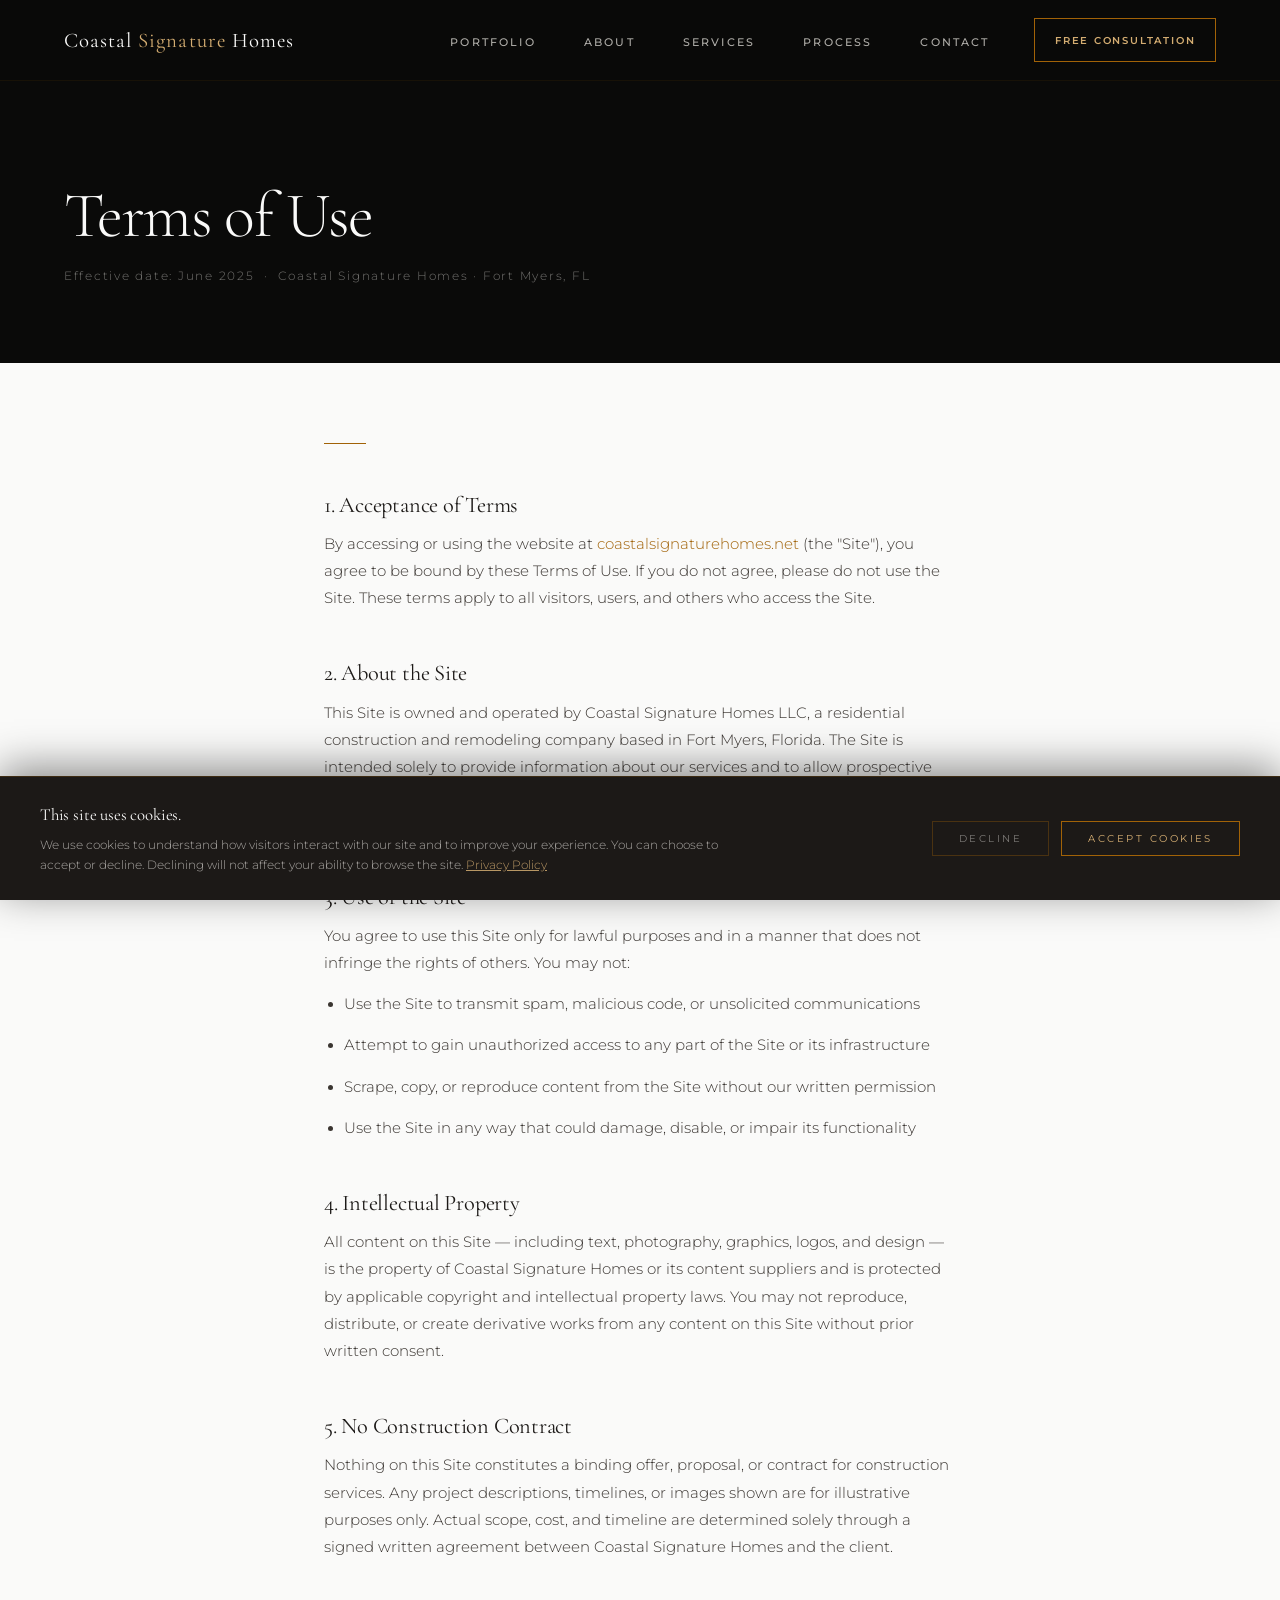
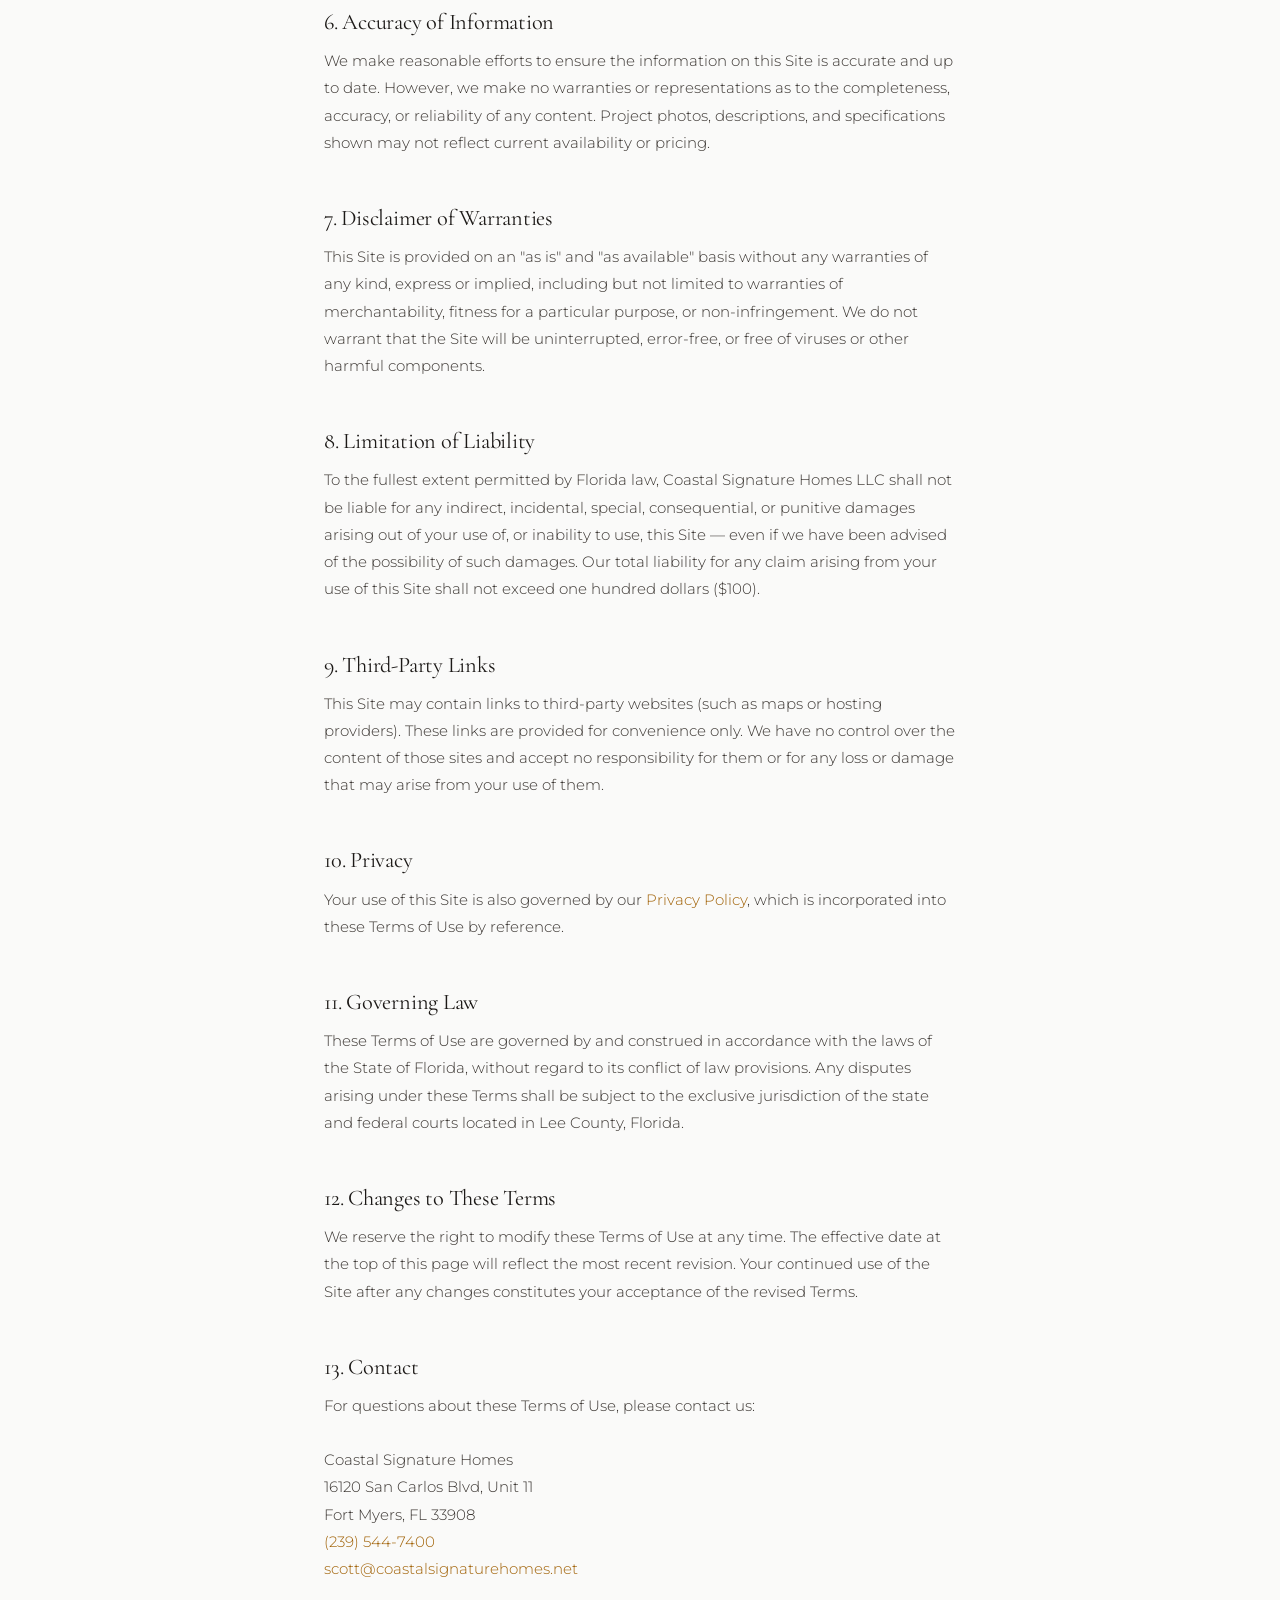
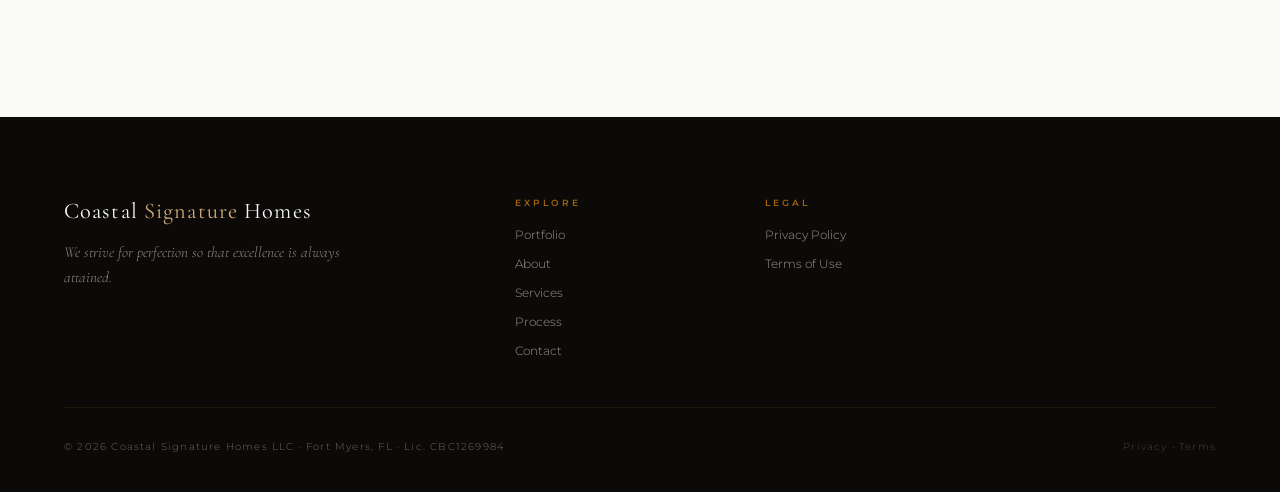
<file: terms.html>
<!DOCTYPE html>
<html lang="en">
<head>
<meta charset="UTF-8" />
<meta name="viewport" content="width=device-width, initial-scale=1.0, viewport-fit=cover" />
<meta name="description" content="Terms of Use — Coastal Signature Homes, Fort Myers, FL." />
<title>Terms of Use — Coastal Signature Homes</title>
<link rel="preconnect" href="https://fonts.googleapis.com">
<link rel="preconnect" href="https://fonts.gstatic.com" crossorigin>
<link href="https://fonts.googleapis.com/css2?family=Cormorant+Garamond:ital,wght@0,300;0,400;0,500;0,600;1,300;1,400;1,500&family=Montserrat:wght@300;400;500;600;700&display=swap" rel="stylesheet">
<link rel="stylesheet" href="assets/site.css">
<meta name="robots" content="noindex,follow" />
<link rel="icon" type="image/svg+xml" href="data:image/svg+xml,%3Csvg xmlns='http://www.w3.org/2000/svg' viewBox='0 0 32 32'%3E%3Crect width='32' height='32' fill='%231C1917'/%3E%3Ctext x='50%25' y='58%25' text-anchor='middle' fill='%23d4ad72' font-family='Georgia,serif' font-size='18' font-weight='600'%3ECS%3C/text%3E%3C/svg%3E" />
<style>
.legal-hero { padding: 180px 64px 80px; background: #0A0A09; border-bottom: 1px solid rgba(161,98,7,0.10); }
.legal-hero h1 { font-family: var(--font-display); font-weight: 300; color: var(--csh-ivory); font-size: clamp(2.4rem, 5vw, 4rem); letter-spacing: -0.025em; margin: 0 0 16px; }
.legal-hero p { color: rgba(245,242,237,0.45); font-size: 0.78rem; letter-spacing: 0.14em; font-family: var(--font-body); margin: 0; }
.legal-body { max-width: 760px; margin: 0 auto; padding: 80px 64px 120px; }
.legal-body h2 { font-family: var(--font-display); font-weight: 400; font-size: 1.4rem; color: var(--csh-charcoal); margin: 48px 0 14px; letter-spacing: -0.01em; }
.legal-body h2:first-child { margin-top: 0; }
.legal-body p, .legal-body li { font-family: var(--font-body); font-size: 0.92rem; line-height: 1.85; color: #3a3531; font-weight: 300; margin: 0 0 14px; }
.legal-body ul { padding-left: 20px; margin: 0 0 14px; }
.legal-body a { color: var(--csh-gold); text-decoration: none; }
.legal-body a:hover { text-decoration: underline; }
.legal-rule { width: 42px; height: 1px; background: var(--csh-gold); border: 0; margin: 0 0 48px; }
@media (max-width: 768px) { .legal-hero { padding: 140px 24px 60px; } .legal-body { padding: 56px 24px 80px; } }
</style>
</head>
<body style="background: var(--csh-ivory);">
<nav class="csh-nav scrolled" id="csh-nav">
  <a href="/" class="csh-nav-brand c-link">Coastal <em>Signature</em> Homes</a>
  <ul class="csh-nav-list">
    <li><a href="/portfolio" class="csh-nav-lnk c-link">Portfolio</a></li>
    <li><a href="/about" class="csh-nav-lnk c-link">About</a></li>
    <li><a href="/services" class="csh-nav-lnk c-link">Services</a></li>
    <li><a href="/process" class="csh-nav-lnk c-link">Process</a></li>
    <li><a href="/contact" class="csh-nav-lnk c-link">Contact</a></li>
    <li><a href="/contact" class="btn-wipe btn-nav c-link"><span>Free Consultation</span></a></li>
  </ul>
  <button class="hbr" id="hbr" aria-label="Open navigation" aria-expanded="false"><span></span><span></span><span></span></button>
</nav>

<section class="legal-hero">
  <h1>Terms of Use</h1>
  <p>Effective date: June 2025 &nbsp;·&nbsp; Coastal Signature Homes · Fort Myers, FL</p>
</section>

<div class="legal-body">
  <hr class="legal-rule">

  <h2>1. Acceptance of Terms</h2>
  <p>By accessing or using the website at <a href="https://coastalsignaturehomes.net">coastalsignaturehomes.net</a> (the "Site"), you agree to be bound by these Terms of Use. If you do not agree, please do not use the Site. These terms apply to all visitors, users, and others who access the Site.</p>

  <h2>2. About the Site</h2>
  <p>This Site is owned and operated by Coastal Signature Homes LLC, a residential construction and remodeling company based in Fort Myers, Florida. The Site is intended solely to provide information about our services and to allow prospective clients to contact us. It does not constitute a contract, proposal, or guarantee of any construction services.</p>

  <h2>3. Use of the Site</h2>
  <p>You agree to use this Site only for lawful purposes and in a manner that does not infringe the rights of others. You may not:</p>
  <ul>
    <li>Use the Site to transmit spam, malicious code, or unsolicited communications</li>
    <li>Attempt to gain unauthorized access to any part of the Site or its infrastructure</li>
    <li>Scrape, copy, or reproduce content from the Site without our written permission</li>
    <li>Use the Site in any way that could damage, disable, or impair its functionality</li>
  </ul>

  <h2>4. Intellectual Property</h2>
  <p>All content on this Site — including text, photography, graphics, logos, and design — is the property of Coastal Signature Homes or its content suppliers and is protected by applicable copyright and intellectual property laws. You may not reproduce, distribute, or create derivative works from any content on this Site without prior written consent.</p>

  <h2>5. No Construction Contract</h2>
  <p>Nothing on this Site constitutes a binding offer, proposal, or contract for construction services. Any project descriptions, timelines, or images shown are for illustrative purposes only. Actual scope, cost, and timeline are determined solely through a signed written agreement between Coastal Signature Homes and the client.</p>

  <h2>6. Accuracy of Information</h2>
  <p>We make reasonable efforts to ensure the information on this Site is accurate and up to date. However, we make no warranties or representations as to the completeness, accuracy, or reliability of any content. Project photos, descriptions, and specifications shown may not reflect current availability or pricing.</p>

  <h2>7. Disclaimer of Warranties</h2>
  <p>This Site is provided on an "as is" and "as available" basis without any warranties of any kind, express or implied, including but not limited to warranties of merchantability, fitness for a particular purpose, or non-infringement. We do not warrant that the Site will be uninterrupted, error-free, or free of viruses or other harmful components.</p>

  <h2>8. Limitation of Liability</h2>
  <p>To the fullest extent permitted by Florida law, Coastal Signature Homes LLC shall not be liable for any indirect, incidental, special, consequential, or punitive damages arising out of your use of, or inability to use, this Site — even if we have been advised of the possibility of such damages. Our total liability for any claim arising from your use of this Site shall not exceed one hundred dollars ($100).</p>

  <h2>9. Third-Party Links</h2>
  <p>This Site may contain links to third-party websites (such as maps or hosting providers). These links are provided for convenience only. We have no control over the content of those sites and accept no responsibility for them or for any loss or damage that may arise from your use of them.</p>

  <h2>10. Privacy</h2>
  <p>Your use of this Site is also governed by our <a href="/privacy">Privacy Policy</a>, which is incorporated into these Terms of Use by reference.</p>

  <h2>11. Governing Law</h2>
  <p>These Terms of Use are governed by and construed in accordance with the laws of the State of Florida, without regard to its conflict of law provisions. Any disputes arising under these Terms shall be subject to the exclusive jurisdiction of the state and federal courts located in Lee County, Florida.</p>

  <h2>12. Changes to These Terms</h2>
  <p>We reserve the right to modify these Terms of Use at any time. The effective date at the top of this page will reflect the most recent revision. Your continued use of the Site after any changes constitutes your acceptance of the revised Terms.</p>

  <h2>13. Contact</h2>
  <p>For questions about these Terms of Use, please contact us:<br><br>
  Coastal Signature Homes<br>
  16120 San Carlos Blvd, Unit 11<br>
  Fort Myers, FL 33908<br>
  <a href="tel:2395447400">(239) 544-7400</a><br>
  <a href="mailto:scott@coastalsignaturehomes.net">scott@coastalsignaturehomes.net</a></p>
</div>

<footer class="ft csh-grain">
  <div class="ft-grid">
    <div>
      <a href="/" class="ft-brand">Coastal <span>Signature</span> Homes</a>
      <p class="ft-tag">We strive for perfection so that excellence is always attained.</p>
    </div>
    <div class="ft-col">
      <p class="ft-col-h">Explore</p>
      <ul><li><a href="/portfolio">Portfolio</a></li><li><a href="/about">About</a></li><li><a href="/services">Services</a></li><li><a href="/process">Process</a></li><li><a href="/contact">Contact</a></li></ul>
    </div>
    <div class="ft-col">
      <p class="ft-col-h">Legal</p>
      <ul><li><a href="/privacy">Privacy Policy</a></li><li><a href="/terms">Terms of Use</a></li></ul>
    </div>
  </div>
  <div class="ft-bottom">
    <span>© <span id="yr"></span> Coastal Signature Homes LLC · Fort Myers, FL · Lic. CBC1269984</span>
    <span><a href="/privacy" style="color:inherit;opacity:.6;text-decoration:none;">Privacy</a> · <a href="/terms" style="color:inherit;opacity:.6;text-decoration:none;">Terms</a></span>
  </div>
</footer>
<script>document.getElementById('yr').textContent = new Date().getFullYear();</script>
<script src="assets/cookies.js"></script>
</body>
</html>
</file>
<file: assets/site.css>
/* ========== ACCESSIBILITY ========== */
.sr-only{position:absolute;width:1px;height:1px;padding:0;margin:-1px;overflow:hidden;clip:rect(0,0,0,0);white-space:nowrap;border:0;}

/* ========== TOKENS ========== */
:root {
  --csh-gold:#A16207; --csh-gold-lt:#d4ad72; --csh-gold-pale:#f0ddb0;
  --csh-charcoal:#1C1917; --csh-ink:#0C0A09; --csh-surface:#44403C;
  --csh-ivory:#FAFAF9; --csh-sand:#e8e0d3; --csh-sand-mid:#c9bfaf;
  --csh-border:#D6D3D1; --csh-muted:#64748B; --csh-text-dim:#4a4640;
  --font-display:'Cormorant Garamond', Georgia, serif;
  --font-body:'Montserrat', system-ui, -apple-system, sans-serif;
  --ease-spring: cubic-bezier(0.16, 1, 0.3, 1);
  --ease-gold:   cubic-bezier(0.25, 0.46, 0.45, 0.94);
  --grad-gold-rule: linear-gradient(90deg, #A16207, #d4ad72);
  --grad-radial-dark:
    radial-gradient(ellipse 70% 60% at 5% 5%,  rgba(161,98,7,0.06) 0%, transparent 65%),
    radial-gradient(ellipse 50% 70% at 95% 95%, rgba(212,173,114,0.04) 0%, transparent 65%),
    #1C1917;
  --grad-radial-light:
    radial-gradient(ellipse 60% 50% at 10% 0%, rgba(161,98,7,0.08) 0%, transparent 70%),
    radial-gradient(ellipse 40% 60% at 90% 100%, rgba(161,98,7,0.05) 0%, transparent 70%);
  --grain-svg: url("data:image/svg+xml,%3Csvg xmlns='http://www.w3.org/2000/svg' width='300' height='300'%3E%3Cfilter id='n'%3E%3CfeTurbulence type='fractalNoise' baseFrequency='0.75' numOctaves='4' stitchTiles='stitch'/%3E%3C/filter%3E%3Crect width='300' height='300' filter='url(%23n)' opacity='0.035'/%3E%3C/svg%3E");
}

/* ========== BASE ========== */
*, *::before, *::after { box-sizing: border-box; }
html, body { overflow-x: hidden; margin: 0; padding: 0; }
body {
  font-family: var(--font-body); font-weight: 300; color: var(--csh-ink);
  background: var(--csh-ivory); cursor: none;
  -webkit-font-smoothing: antialiased; -moz-osx-font-smoothing: grayscale;
}
@media (pointer: coarse) { body { cursor: auto; } #csh-cursor-dot, #csh-cursor-ring { display:none !important; } }
@media (prefers-reduced-motion: reduce) {
  *, *::before, *::after { animation-duration:.01ms !important; transition-duration:.01ms !important; }
  .csh-reveal { opacity:1 !important; transform:none !important; }
  body { cursor: auto; } #csh-cursor-dot, #csh-cursor-ring { display:none !important; }
}
h1, h2, h3 { font-family: var(--font-display); font-weight: 300; letter-spacing: -0.03em; line-height: 1.12; color: var(--csh-charcoal); margin: 0; }
p { margin: 0; }
a { color: inherit; }
img { display: block; max-width: 100%; }

/* ========== CURSOR ========== */
#csh-cursor-dot, #csh-cursor-ring { position: fixed; left:0; top:0; pointer-events:none; transform: translate(-50%,-50%); }
#csh-cursor-dot { z-index:9999; width:6px; height:6px; border-radius:50%; background:var(--csh-gold); transition: width .2s, height .2s, background .2s; }
#csh-cursor-ring { z-index:9998; width:36px; height:36px; border-radius:50%; border:1px solid rgba(161,98,7,0.45); transition: width .35s var(--ease-spring), height .35s var(--ease-spring), border-color .2s, opacity .2s; }
body.c-hover #csh-cursor-dot { width:10px; height:10px; background: var(--csh-gold-lt); }
body.c-hover #csh-cursor-ring { width:54px; height:54px; border-color: rgba(212,173,114,0.35); }
body.c-click #csh-cursor-dot { width:4px; height:4px; }
body.c-click #csh-cursor-ring { width:22px; height:22px; }

/* ========== GRAIN + SURFACES ========== */
.csh-grain { position: relative; }
.csh-grain::before { content:''; position:absolute; inset:0; z-index:1; pointer-events:none; background-image: var(--grain-svg); background-repeat: repeat; mix-blend-mode: overlay; }
.csh-radial-dark  { background: var(--grad-radial-dark); }
.csh-radial-light { background: var(--grad-radial-light); }

/* ========== IMAGE TREATMENT ========== */
.csh-img-wrap { position: relative; overflow: hidden; }
.csh-img-wrap::after { content:''; position:absolute; inset:0; z-index:1; pointer-events:none; background: rgba(161,98,7,0.07); mix-blend-mode: multiply; }
.csh-img-wrap > img { width:100%; height:100%; object-fit: cover; display:block; transition: transform .82s var(--ease-gold); }

/* ========== EYEBROW + RULE ========== */
.csh-eyebrow { display:inline-block; font-family: var(--font-body); font-weight: 600; font-size: 0.58rem; letter-spacing: 0.35em; text-transform: uppercase; color: var(--csh-gold); }
.csh-eyebrow.on-dark { color: var(--csh-gold-lt); }
.csh-rule { display: block; width: 44px; height: 1px; background: var(--grad-gold-rule); border: 0; margin: 32px 0; }
.csh-rule.center { margin-left:auto; margin-right:auto; }
em.gold { font-style: italic; color: var(--csh-gold); font-weight: inherit; }
em.gold.on-dark { color: var(--csh-gold-lt); }

/* ========== BUTTON WIPE ========== */
.btn-wipe { position: relative; overflow: hidden; cursor: none; display: inline-block; text-decoration: none; font-family: var(--font-body); font-weight: 600; }
.btn-wipe::before { content:''; position:absolute; inset:0; background: var(--csh-gold); transform: translateX(-101%); transition: transform .42s var(--ease-gold); z-index:0; }
.btn-wipe:hover::before { transform: translateX(0); }
.btn-wipe > span { position: relative; z-index: 1; transition: color .38s ease; display:inline-flex; align-items:center; gap:12px; }
.btn-wipe:hover > span { color: var(--csh-ink); }
.btn-wipe:active { opacity:.85; transform: scale(.99); }
.btn-wipe:focus-visible { outline: 2px solid var(--csh-gold-lt); outline-offset: 3px; }
.btn-hero { border: 1px solid var(--csh-gold); color: var(--csh-gold-lt); font-size: 0.62rem; letter-spacing: 0.22em; text-transform: uppercase; padding: 16px 40px; }
.btn-dark { border: 1px solid var(--csh-charcoal); background: var(--csh-charcoal); color: var(--csh-ivory); font-size: 0.62rem; letter-spacing: 0.22em; text-transform: uppercase; padding: 16px 32px; }
.btn-nav  { border: 1px solid var(--csh-gold); color: var(--csh-gold-lt); font-size: 0.62rem; letter-spacing: 0.18em; text-transform: uppercase; padding: 9.6px 20px; text-align: center; }
.btn-nav > span { justify-content: center; width: 100%; text-align: center; }

/* ========== REVEAL ========== */
.csh-reveal { opacity: 0; transform: translateY(26px); transition: opacity .9s var(--ease-spring), transform .9s var(--ease-spring); }
.csh-reveal.visible { opacity: 1; transform: translateY(0); }
.csh-delay-1 { transition-delay: .1s; } .csh-delay-2 { transition-delay: .22s; }
.csh-delay-3 { transition-delay: .34s; } .csh-delay-4 { transition-delay: .46s; }
.csh-delay-5 { transition-delay: .58s; }

/* ========== NAV ========== */
.csh-nav { position: fixed; top:0; left:0; right:0; z-index: 100; display:flex; justify-content: space-between; align-items: center; padding: 28px 64px; transition: background .5s ease, padding .4s ease, border-color .5s ease; }
.csh-nav.scrolled { background: rgba(10,10,9,0.86); backdrop-filter: blur(22px) saturate(180%); -webkit-backdrop-filter: blur(22px) saturate(180%); border-bottom: 1px solid rgba(161,98,7,0.1); padding-top: 18px; padding-bottom: 18px; }
.csh-nav-brand { font-family: var(--font-display); font-weight: 400; font-size: 1.3rem; letter-spacing: 0.05em; color: var(--csh-ivory); text-decoration: none; cursor: none; }
.csh-nav-brand em { color: var(--csh-gold-lt); font-style: normal; }
.csh-nav-list { display:flex; gap: 40px; list-style:none; margin:0; padding:0; align-items:center; }
.csh-nav-lnk { position: relative; color: rgba(245,242,237,0.7); font-size: 0.68rem; font-weight: 500; letter-spacing: 0.2em; text-transform: uppercase; text-decoration:none; cursor:none; transition: color .2s; }
.csh-nav-lnk::after { content:''; position:absolute; bottom:-3px; left:0; right:0; height:1px; background: var(--csh-gold-lt); transform: scaleX(0); transform-origin: left; transition: transform .3s var(--ease-gold); }
.csh-nav-lnk:hover { color: var(--csh-gold-lt); }
.csh-nav-lnk:hover::after { transform: scaleX(1); }
.hbr { display:none; flex-direction: column; gap: 5px; background: transparent; border: 0; padding: 4px; cursor: none; }
.hbr span { display:block; width:24px; height: 1.5px; background: var(--csh-ivory); transition: transform .4s var(--ease-spring), opacity .3s, width .3s; transform-origin: center; }
.hbr.open span:nth-child(1) { transform: translateY(6.5px) rotate(45deg); }
.hbr.open span:nth-child(2) { opacity: 0; width: 0; }
.hbr.open span:nth-child(3) { transform: translateY(-6.5px) rotate(-45deg); }
.mob-menu { position: fixed; inset: 0; z-index: 105; display:flex; flex-direction: column; align-items:center; justify-content:center; gap: 36px; background: rgba(10,10,9,0.97); backdrop-filter: blur(24px); opacity: 0; pointer-events: none; transition: opacity .45s var(--ease-spring); }
.mob-menu.open { opacity: 1; pointer-events: all; }
.mob-menu a { font-family: var(--font-display); color: var(--csh-ivory); font-size: 3rem; font-weight: 300; letter-spacing: -0.03em; text-decoration:none; }
.mob-close { position: absolute; top: 18px; right: 18px; width: 48px; height: 48px; display: inline-flex; align-items: center; justify-content: center; background: transparent; border: 1px solid rgba(161,98,7,0.4); color: var(--csh-ivory); cursor: pointer; padding: 0; transition: border-color .25s, color .25s, background .25s; }
.mob-close:hover { border-color: var(--csh-gold-lt); color: var(--csh-gold-lt); background: rgba(161,98,7,0.08); }
.mob-close:focus-visible { outline: 2px solid var(--csh-gold-lt); outline-offset: 3px; }
@media (max-width: 900px) { .csh-nav { padding: 24px; } .csh-nav-list { display:none; } .hbr { display: flex; } }

/* ========== HERO ========== */
.hero { position: relative; height: 100vh; min-height: 700px; display: flex; align-items: center; justify-content: center; overflow: hidden; background: #1C1917; }
.hero-video { position: absolute; inset: 0; width: 100%; height: 100%; object-fit: cover; z-index: 0; }
.hero-overlay-1 { position:absolute; inset:0; z-index:5; pointer-events:none; background: linear-gradient(180deg, rgba(0,0,0,0.35) 0%, rgba(0,0,0,0.15) 40%, rgba(0,0,0,0.55) 100%); }
.hero-overlay-2 { position:absolute; inset:0; z-index:6; pointer-events:none; background: rgba(161,98,7,0.04); mix-blend-mode: multiply; }
.hero-frame { position: relative; z-index: 20; text-align: center; color: var(--csh-ivory); max-width: 920px; padding: 0 24px; }
.hero-eyebrow { color: #d4ad72; font-size: 0.62rem; letter-spacing: 0.34em; text-transform: uppercase; font-weight: 600; margin-bottom: 28px; text-shadow: 0 1px 8px rgba(0,0,0,0.6); animation: fadeUp 1.4s var(--ease-spring) 0.1s both; }
.hero h1 { font-family: var(--font-display); font-weight: 300; line-height: 1.04; margin-bottom: 24px; font-size: clamp(3rem, 7vw, 6rem); letter-spacing: -0.03em; color: var(--csh-ivory); animation: fadeUp 1.4s var(--ease-spring) 0.22s both; text-shadow: 0 4px 40px rgba(0,0,0,0.5); }
.hero h1 em { font-style: italic; color: var(--csh-gold-lt); font-weight: inherit; }
.hero-meta { color: rgba(245,242,237,0.78); font-size: 0.68rem; letter-spacing: 0.26em; text-transform: uppercase; margin-bottom: 40px; text-shadow: 0 1px 6px rgba(0,0,0,0.5); animation: fadeUp 1.4s var(--ease-spring) 0.34s both; }
.hero-meta .dot { margin: 0 12px; color: rgba(161,98,7,0.7); }
.hero-cta { animation: fadeUp 1.4s var(--ease-spring) 0.46s both; }
.hero-scroll { position: absolute; bottom: 40px; left: 50%; transform: translateX(-50%); z-index: 20; display:flex; flex-direction: column; align-items: center; gap: 8px; pointer-events: none; }
.hero-scroll span { color: rgba(245,242,237,0.4); font-size: 0.56rem; letter-spacing: 0.26em; text-transform: uppercase; }
.hero-scroll .line { width: 1px; height: 56px; background: linear-gradient(to bottom, var(--csh-gold), transparent); animation: scrollPulse 2.4s ease-in-out infinite; }
@keyframes fadeUp { from { opacity: 0; transform: translateY(36px); } to { opacity: 1; transform: translateY(0); } }
@keyframes scrollPulse { 0%,100% { opacity: .55; transform: scaleY(1); } 50% { opacity: 1; transform: scaleY(1.12); } }

/* ========== STATS ========== */
.stats { display: grid; grid-template-columns: repeat(4, 1fr); position: relative; background: radial-gradient(ellipse 70% 60% at 5% 100%, rgba(161,98,7,0.06) 0%, transparent 65%), radial-gradient(ellipse 70% 60% at 5% 5%, rgba(161,98,7,0.06) 0%, transparent 65%), radial-gradient(ellipse 50% 70% at 95% 95%, rgba(212,173,114,0.04) 0%, transparent 65%), #1C1917; }
.stats.csh-radial-dark { background: radial-gradient(ellipse 70% 60% at 5% 100%, rgba(161,98,7,0.06) 0%, transparent 65%), radial-gradient(ellipse 70% 60% at 5% 5%, rgba(161,98,7,0.06) 0%, transparent 65%), radial-gradient(ellipse 50% 70% at 95% 95%, rgba(212,173,114,0.04) 0%, transparent 65%), #1C1917; }
.csh-stat { position: relative; text-align: center; padding: 80px 24px; border-right: 1px solid rgba(161,98,7,0.08); }
.csh-stat:last-child { border-right: 0; }
.csh-stat-num { font-family: var(--font-display); font-weight: 300; color: var(--csh-gold-lt); display: block; line-height: 1; margin-bottom: 16px; font-size: clamp(3.4rem, 7vw, 5.6rem); }
.csh-stat-num::after { display: none; }
.csh-stat-lbl { display: block; color: rgba(245,242,237,0.55); font-size: 0.72rem; letter-spacing: 0.28em; text-transform: uppercase; }
@media (max-width: 700px) { .stats { grid-template-columns: 1fr 1fr; } .csh-stat:nth-child(2) { border-right: 0; } }

/* ========== PROJECTS ========== */
.projects { padding-top: 112px; }
.section-head { padding: 0 64px; margin-bottom: 64px; }
.section-head h2 { font-size: clamp(2.2rem, 4.5vw, 3.8rem); margin: 0; color: var(--csh-ivory); }
.section-head.light h2 { color: var(--csh-charcoal); }
.section-head.center { text-align: center; max-width: 560px; margin-left:auto; margin-right:auto; padding: 0 24px 0; margin-bottom: 64px; }
.section-head.center .csh-rule { margin-left:auto; margin-right:auto; }
.proj-grid { display: grid; grid-template-columns: 1fr 1fr; gap: 24px; padding: 0 24px 24px; }
.proj-card { position: relative; overflow: hidden; cursor: none; outline: none; box-shadow: 0 24px 60px -20px rgba(0,0,0,0.5); transition: box-shadow .5s var(--ease-spring), transform .5s var(--ease-spring); min-height: 380px; }
.proj-tall { grid-row: span 2; min-height: 763px; }
.proj-card::after { content:''; position:absolute; inset:14px; z-index:25; border: 1px solid rgba(161,98,7,0); pointer-events:none; transition: border-color .5s var(--ease-spring); }
.proj-card:hover { box-shadow: 0 36px 80px -16px rgba(0,0,0,0.7), 0 0 0 1px rgba(161,98,7,0.25); transform: translateY(-4px); }
.proj-card:hover::after { border-color: rgba(161,98,7,0.35); }
.proj-card .csh-img-wrap { position: absolute; inset: 0; }
.proj-card img { transition: transform .95s var(--ease-gold); }
.proj-card:hover img { transform: scale(1.06); }
.proj-card .overlay { position: absolute; inset: 0; z-index: 10; pointer-events: none; background: linear-gradient(to top, rgba(0,0,0,0.86) 0%, transparent 52%); }
.proj-card .copy { position: absolute; inset: 0; z-index: 20; display: flex; align-items: flex-end; padding: 40px; color: var(--csh-ivory); }
.proj-loc { color: var(--csh-gold-lt); font-size: 0.58rem; letter-spacing: 0.26em; text-transform: uppercase; margin: 0 0 8px; font-weight: 500; }
.proj-title { font-family: var(--font-display); font-weight: 300; font-size: 1.65rem; line-height: 1.2; margin: 0 0 8px; color: var(--csh-ivory); }
.proj-tall .proj-title { font-size: 1.75rem; }
.proj-desc { max-height: 0; overflow: hidden; color: transparent; transition: max-height .52s var(--ease-spring), color .4s ease; font-size: 0.7rem; line-height: 1.6; font-weight: 300; margin: 0; }
.proj-card:hover .proj-desc { max-height: 120px; color: rgba(245,242,237,0.72); }
.proj-arrow { display: none !important; }
@media (max-width: 900px) { .proj-grid { grid-template-columns: 1fr; } .proj-tall { grid-row: auto; min-height: 460px; } .section-head { padding: 0 24px; } }

/* ========== ABOUT ========== */
.about { display: grid; grid-template-columns: 1fr 1fr; position: relative; background: var(--csh-sand); }
.about-img-wrap { padding: 0; height: 100%; }
.about-img-wrap .csh-img-wrap { min-height: 600px; height: 100%; }
.about-img-wrap .csh-img-wrap img { width: 100%; height: 100%; object-fit: cover; display: block; }
.about-img-wrap .csh-img-wrap::after { display: none; }
.about-img-wrap img { transform: translateZ(0); backface-visibility: hidden; }
.about-panel { background: var(--csh-ivory); padding: 96px 64px; display: flex; flex-direction: column; justify-content: center; position: relative; }
.about-panel h2 { font-size: clamp(2rem, 4vw, 3.4rem); }
.about-panel p { color: var(--csh-text-dim); font-size: 0.87rem; line-height: 1.95; font-weight: 300; margin: 0; }
.about-panel p + p { margin-top: 16px; }
.about-stats { display: grid; grid-template-columns: 1fr 1fr; gap: 32px; margin-top: 48px; }
.about-stat-num { font-family: var(--font-display); font-weight: 300; color: var(--csh-gold); font-size: 2.8rem; line-height: 1; margin-bottom: 8px; }
.about-stat-lbl { color: var(--csh-muted); font-size: 0.6rem; letter-spacing: 0.2em; text-transform: uppercase; font-weight: 500; }
@media (max-width: 900px) { .about { grid-template-columns: 1fr; } .about-img-wrap { padding: 48px 24px 0; } .about-panel { padding: 64px 24px; } }

/* ========== BRAND STATEMENT ========== */
.brand-statement { position: relative; background: #1C1917; padding: 260px 64px 160px; text-align: center; overflow: hidden; }
.brand-statement p { font-family: var(--font-display); font-style: italic; font-weight: 300; color: var(--csh-ivory); font-size: clamp(2.25rem, 5.4vw, 4.75rem); letter-spacing: -0.02em; line-height: 1.18; max-width: 1200px; margin: 0 auto; position: relative; z-index: 2; }
.brand-statement span { color: var(--csh-gold-lt); }
@media (max-width: 700px) { .brand-statement { padding: 120px 24px; } }

/* ========== SERVICES ========== */
.services { background: var(--csh-ivory); padding-top: 112px; }
.svc-grid { display: grid; grid-template-columns: repeat(3, 1fr); gap: 20px; padding: 0 24px; }
.svc-card { position: relative; overflow: hidden; cursor: none; height: 560px; box-shadow: 0 20px 50px -16px rgba(0,0,0,0.45); transition: box-shadow .5s var(--ease-spring), transform .5s var(--ease-spring); }
.svc-card:hover { box-shadow: 0 30px 70px -10px rgba(0,0,0,0.65), 0 0 0 1px rgba(161,98,7,0.3); transform: translateY(-6px); }
.svc-card::before { content:''; position:absolute; inset:18px; z-index:25; pointer-events:none; border: 1px solid rgba(161,98,7,0); transition: border-color .55s var(--ease-spring); }
.svc-card:hover::before { border-color: rgba(161,98,7,0.4); }
.svc-card .csh-img-wrap { position: absolute; inset: 0; }
.svc-card img { transition: transform .82s var(--ease-gold); }
.svc-card:hover img { transform: scale(1.07); }
.svc-card .overlay { position: absolute; inset: 0; z-index: 10; pointer-events: none; background: linear-gradient(to top, rgba(0,0,0,0.9) 0%, rgba(0,0,0,0.06) 60%); }
.svc-card .copy { position: absolute; inset: 0; z-index: 20; display: flex; flex-direction: column; justify-content: flex-end; padding: 40px; color: var(--csh-ivory); }
.svc-num { font-family: var(--font-display); font-size: 3rem; font-weight: 300; line-height: 1; margin-bottom: 16px; color: rgba(161,98,7,0.28); }
.svc-line { width: 0; height: 1px; background: var(--csh-gold); margin-bottom: 16px; transition: width .5s var(--ease-gold); }
.svc-card:hover .svc-line { width: 44px; }
.svc-title { font-family: var(--font-display); font-weight: 300; font-size: 1.85rem; color: var(--csh-ivory); line-height: 1.2; margin: 0 0 8px; }
.svc-text { max-height: 0; overflow: hidden; color: transparent; transition: max-height .55s var(--ease-spring), color .4s ease .05s; font-size: 0.72rem; line-height: 1.75; font-weight: 300; margin: 0; }
.svc-card:hover .svc-text { max-height: 160px; color: rgba(245,242,237,0.7); }
@media (max-width: 900px) { .svc-grid { grid-template-columns: 1fr; } }

/* ========== GALLERY ========== */
.gal-section { background: radial-gradient(ellipse 70% 60% at 5% 100%, rgba(161,98,7,0.06) 0%, transparent 65%), #1C1917; padding: 96px 0; }
.gal-strip { display: flex; overflow: hidden; height: clamp(420px, 60vw, 760px); margin: 0 auto; max-width: 1600px; }
button.gal-item { font: inherit; color: inherit; background: transparent; border: 0; padding: 0; text-align: left; }
.gal-item { flex: 1; overflow: hidden; position: relative; cursor: pointer; transition: flex .65s cubic-bezier(0.25, 0.46, 0.45, 0.94); will-change: flex-grow; transform: translateZ(0); outline: none; }
.gal-item:focus-visible { box-shadow: inset 0 0 0 2px var(--csh-gold-lt); }
.gal-item.active { flex: 2.6; }
.gal-item img { width: 100%; height: 100%; object-fit: cover; filter: brightness(0.55) saturate(0.85); transition: transform .65s cubic-bezier(0.25, 0.46, 0.45, 0.94), filter .5s ease; will-change: transform, filter; transform: translateZ(0) scale(1); }
.gal-item.active img { transform: translateZ(0) scale(1.04); filter: brightness(0.95) saturate(1.02); }
@media (hover: hover) { .gal-item:hover img { filter: brightness(0.78) saturate(0.95); } }
.gal-lbl { position: absolute; bottom: 0; left: 0; right: 0; z-index: 20; padding: 16px 24px; color: var(--csh-ivory); font-size: 0.6rem; letter-spacing: 0.22em; text-transform: uppercase; opacity: 0; transform: translateY(5px); transition: opacity .38s, transform .38s var(--ease-spring); }
.gal-item.active .gal-lbl { opacity: 1; transform: translateY(0); }
.gal-item::after { content:''; position:absolute; inset:0; z-index: 10; pointer-events: none; background: linear-gradient(to top, rgba(0,0,0,0.7) 0%, transparent 50%); }
/* + cue badge on each item */
.gal-cue { position: absolute; top: 16px; right: 16px; z-index: 21; width: 36px; height: 36px; display: inline-flex; align-items: center; justify-content: center; border: 1px solid rgba(245,242,237,0.55); color: var(--csh-ivory); background: rgba(10,10,9,0.35); backdrop-filter: blur(6px); -webkit-backdrop-filter: blur(6px); transition: transform .42s var(--ease-spring), border-color .3s, background .3s, opacity .3s; pointer-events: none; }
.gal-cue::before, .gal-cue::after { content:''; position: absolute; background: currentColor; transition: transform .42s var(--ease-spring); }
.gal-cue::before { width: 12px; height: 1px; }
.gal-cue::after { width: 1px; height: 12px; }
.gal-item.active .gal-cue { border-color: var(--csh-gold-lt); color: var(--csh-gold-lt); background: rgba(28,25,23,0.55); transform: rotate(45deg); }
.gal-item:hover .gal-cue { border-color: var(--csh-gold-lt); }
/* tap hint under gallery */
.gal-hint { display: flex; align-items: center; justify-content: center; gap: 12px; margin-top: 28px; color: rgba(245,242,237,0.55); font-family: var(--font-body); font-weight: 600; font-size: 0.62rem; letter-spacing: 0.28em; text-transform: uppercase; }
.gal-hint .ln { width: 36px; height: 1px; background: linear-gradient(90deg, transparent, rgba(161,98,7,0.5), transparent); }
.gal-hint .ic { display: inline-flex; width: 22px; height: 22px; border: 1px solid rgba(161,98,7,0.45); align-items: center; justify-content: center; color: var(--csh-gold-lt); }
.gal-hint .ic svg { width: 11px; height: 11px; }

/* ========== PROCESS ========== */
.process { padding: 112px 64px; position: relative; }
.process .section-head { text-align: center; margin-bottom: 80px; padding: 0; }
.process .section-head h2 { font-size: clamp(2rem, 4.5vw, 3.8rem); }
.process .section-head .csh-rule { margin-left:auto; margin-right:auto; }
.proc-grid { position: relative; display: grid; grid-template-columns: repeat(5, 1fr); gap: 56px; }
.proc-line { position: absolute; top: 44px; left: 10%; right: 10%; height: 1px; background: rgba(161,98,7,0.12); overflow: hidden; }
.proc-fill { height: 1px; width: 0; background: var(--grad-gold-rule); transition: width 1.9s var(--ease-gold); }
.proc-step { text-align: center; position: relative; z-index: 2; }
.step-circle { width: 80px; height: 80px; border: 1px solid rgba(161,98,7,0.3); border-radius: 9999px; display: flex; align-items: center; justify-content: center; margin: 0 auto 32px; font-family: var(--font-display); font-size: 1.25rem; color: rgba(161,98,7,0.5); background: var(--csh-charcoal); position: relative; z-index: 2; transition: border-color .38s, color .38s, background .38s, box-shadow .38s; }
.proc-step:hover .step-circle { border-color: var(--csh-gold); color: var(--csh-gold); background: rgba(161,98,7,0.07); box-shadow: 0 0 0 1px rgba(161,98,7,0.35), 0 4px 20px rgba(161,98,7,0.15); }
.step-title { font-family: var(--font-display); font-weight: 400; font-size: 1.1rem; color: rgba(245,242,237,0.85); margin: 0 0 8px; transition: color .3s; }
.proc-step:hover .step-title { color: var(--csh-gold-lt); }
.step-desc { font-size: 0.68rem; line-height: 1.75; font-weight: 300; color: rgba(245,242,237,0.38); max-width: 180px; margin: 0 auto; }
@media (max-width: 900px) { .process { padding: 80px 24px; } .proc-grid { grid-template-columns: 1fr 1fr; gap: 40px; } .proc-line { display: none; } }

/* ========== TESTIMONIALS (redesigned) ========== */
.testimonials {
  position: relative; overflow: hidden; padding: 96px 0;
  background:
    radial-gradient(ellipse 70% 60% at 5% 100%, rgba(161,98,7,0.06) 0%, transparent 65%),
    radial-gradient(ellipse 70% 60% at 5% 5%, rgba(161,98,7,0.06) 0%, transparent 65%),
    radial-gradient(ellipse 50% 70% at 95% 95%, rgba(212,173,114,0.04) 0%, transparent 65%),
    #1C1917;
}
.testimonials .t-head-left h2{ color: var(--csh-ivory); }
.testimonials .csh-eyebrow{ color: var(--csh-gold-lt); }
.testimonials .t-subtitle{ color: rgba(245,242,237,0.55); }
.testimonials::before {
  content:''; position:absolute; inset:0; pointer-events:none; opacity:0.95;
  background-image: url("data:image/svg+xml,%3Csvg xmlns='http://www.w3.org/2000/svg' width='1600' height='900' viewBox='0 0 1600 900' preserveAspectRatio='none'%3E%3Cg fill='none' stroke='%23A16207' stroke-width='1'%3E%3Cg stroke-opacity='0.13'%3E%3Cpath d='M-200,-100 Q200,80 400,180 T800,420 T1200,640 T1600,860'/%3E%3Cpath d='M-200,-40 Q220,140 420,240 T820,480 T1220,700 T1600,920'/%3E%3Cpath d='M-200,20 Q240,200 440,300 T840,540 T1240,760 T1620,980'/%3E%3Cpath d='M-160,80 Q260,260 460,360 T860,600 T1260,820 T1640,1040'/%3E%3Cpath d='M-120,150 Q280,330 480,430 T880,670 T1280,890 T1660,1110'/%3E%3Cpath d='M-80,230 Q300,400 500,500 T900,740 T1300,960 T1680,1180'/%3E%3Cpath d='M-40,320 Q320,470 520,570 T920,810 T1320,1030 T1700,1240'/%3E%3Cpath d='M0,420 Q340,540 540,640 T940,880 T1340,1100 T1720,1300'/%3E%3Cpath d='M60,520 Q360,610 560,710 T960,950 T1360,1170 T1740,1360'/%3E%3Cpath d='M120,620 Q380,680 580,780 T980,1020 T1380,1240 T1760,1420'/%3E%3C/g%3E%3Cg stroke-opacity='0.1'%3E%3Cpath d='M-220,-60 Q210,90 410,200 T810,440 T1210,660 T1610,880'/%3E%3Cpath d='M-180,40 Q250,220 450,320 T850,560 T1250,780 T1630,1000'/%3E%3Cpath d='M-100,180 Q290,340 490,440 T890,680 T1290,900 T1670,1120'/%3E%3Cpath d='M0,360 Q330,500 530,600 T930,840 T1330,1060 T1710,1280'/%3E%3Cpath d='M100,560 Q370,650 570,750 T970,990 T1370,1210 T1750,1390'/%3E%3C/g%3E%3C/g%3E%3C/svg%3E");
  background-size: 100% 100%;
  background-repeat: no-repeat;
}
.t-header { position: relative; z-index: 2; display: grid; grid-template-columns: 1fr auto; align-items: end; gap: 32px; max-width: 1320px; margin: 0 auto 56px; padding: 0 64px; }
.t-head-left h2 { font-size: clamp(2rem, 4.2vw, 3.4rem); margin: 14px 0 0; }
.t-subtitle { color: var(--csh-text-dim); font-family: var(--font-body); font-weight: 400; font-size: 0.85rem; line-height: 1.7; max-width: 480px; margin: 20px 0 0; }
.t-nav { display: flex; gap: 10px; }
.t-arrow { width: 52px; height: 52px; border-radius: 50%; display: inline-flex; align-items: center; justify-content: center; background: var(--csh-ivory); border: 1px solid var(--csh-gold); color: var(--csh-gold); cursor: pointer; padding: 0; transition: background .3s, color .3s, transform .3s var(--ease-spring), box-shadow .3s; }
.t-arrow:hover { transform: translateY(-2px); box-shadow: 0 10px 24px -8px rgba(161,98,7,0.4); }
.t-arrow:focus-visible { outline: 2px solid var(--csh-gold-lt); outline-offset: 3px; }
.t-arrow svg { width: 18px; height: 18px; }
.t-arrow:hover,
.t-arrow:active,
.t-arrow.t-arrow-on { background: var(--csh-gold); color: var(--csh-ivory); border-color: var(--csh-gold); }

.t-viewport { position: relative; z-index: 2; margin: 0 auto; padding: 0; overflow-x: auto; overflow-y: visible; scroll-snap-type: x mandatory; scroll-behavior: smooth; -ms-overflow-style: none; scrollbar-width: none; -webkit-mask-image: linear-gradient(90deg, transparent, #000 6%, #000 94%, transparent); mask-image: linear-gradient(90deg, transparent, #000 6%, #000 94%, transparent); }
.t-viewport::-webkit-scrollbar { display: none; }
.t-track { display: flex; gap: 28px; padding: 16px 64px; }
.t-card2 { flex: 0 0 420px; min-width: 420px; scroll-snap-align: start; position: relative; background: var(--csh-ivory); padding: 32px 30px 28px; border-radius: 20px; box-shadow: 0 2px 6px rgba(28,25,23,0.06), 0 18px 48px -14px rgba(28,25,23,0.18); transition: transform .42s var(--ease-spring), box-shadow .42s var(--ease-spring); display: flex; flex-direction: column; gap: 16px; min-height: 360px; }
.t-card2:hover { transform: translateY(-6px); box-shadow: 0 4px 10px rgba(161,98,7,0.1), 0 28px 64px -12px rgba(28,25,23,0.3); }
.t-top { display: flex; justify-content: space-between; align-items: flex-start; }
.t-bigquote { font-family: var(--font-display); color: var(--csh-gold); font-size: 3.4rem; line-height: 0.7; opacity: 0.55; }
.t-stars { color: var(--csh-gold); font-size: 0.95rem; letter-spacing: 0.18em; }
.t-card2 .t-body { font-family: var(--font-display); font-style: italic; font-weight: 400; color: var(--csh-charcoal); line-height: 1.7; font-size: 0.98rem; margin: 0; flex: 1; }
.t-foot { display: flex; align-items: center; gap: 14px; padding-top: 18px; border-top: 1px solid rgba(28,25,23,0.08); }
.t-avatar { width: 44px; height: 44px; border-radius: 50%; flex-shrink: 0; display: inline-flex; align-items: center; justify-content: center; background: var(--csh-sand); border: 1px solid var(--csh-gold); font-family: var(--font-display); font-weight: 500; font-size: 1.2rem; color: var(--csh-gold); }
.t-name { font-family: var(--font-display); font-weight: 500; color: var(--csh-charcoal); font-size: 1.02rem; margin: 0; letter-spacing: 0; }
.t-role { color: var(--csh-muted); font-size: 0.6rem; letter-spacing: 0.18em; text-transform: uppercase; font-weight: 600; margin: 4px 0 0; }

.t-dots { display: none; gap: 8px; justify-content: center; margin-top: 36px; padding: 0 20px; position: relative; z-index: 2; }
.t-dot { width: 9px; height: 9px; border-radius: 50%; padding: 0; background: rgba(161,98,7,0.28); border: 0; cursor: pointer; transition: background .3s, width .3s, border-radius .3s; }
.t-dot.active { background: var(--csh-gold); width: 28px; border-radius: 6px; }
.t-dot:focus-visible { outline: 2px solid var(--csh-gold-lt); outline-offset: 3px; }

@media (max-width: 1100px) {
  .t-header { padding: 0 32px; }
  .t-viewport { padding: 0 32px; }
}
@media (max-width: 900px) {
  .testimonials { padding: 72px 0; }
  .t-header { padding: 0 20px; margin-bottom: 36px; }
  .t-viewport { padding: 0; -webkit-mask-image: none; mask-image: none; }
  .t-track { padding: 8px 20px; gap: 16px; }
  .t-card2 { flex: 0 0 calc(100% - 40px); min-width: calc(100% - 40px); padding: 28px 22px 24px; min-height: 320px; border-radius: 18px; }
  .t-dots { display: flex; }
  .t-arrow { width: 46px; height: 46px; }
}
@media (max-width: 540px) {
  .t-header { grid-template-columns: 1fr; align-items: start; gap: 24px; }
  .t-nav { justify-content: flex-start; }
  .t-head-left h2 { font-size: clamp(1.9rem, 8vw, 2.4rem); }
}

/* ========== CONTACT (full-bleed map + dark form, redesigned) ========== */
.contact-v2 { display: grid; grid-template-columns: 1fr 1fr; min-height: 720px; background: var(--csh-charcoal); position: relative; overflow: hidden; }

/* Full-bleed map background */
.contact-bg { position: absolute; inset: 0; z-index: 0; overflow: hidden; background: #0a0908; }
.contact-map { position: absolute; inset: 0; width: 100%; height: 100%; border: 0; pointer-events: none; filter: grayscale(1) brightness(0.32) contrast(1.7) saturate(0); }
.contact-bg-fade { position: absolute; inset: 0; pointer-events: none; background: linear-gradient(90deg, rgba(28,25,23,0) 0%, rgba(28,25,23,0) 28%, rgba(28,25,23,0.55) 48%, rgba(28,25,23,0.92) 65%, var(--csh-charcoal) 80%, var(--csh-charcoal) 100%); }

/* Pin marker — sits on the actual map at the geographic point (25% from left) */
/* Pin tip is at exactly the geographic point of the lat/lng (25.1% from left, 54.4% from top — the centroid of the OSM bbox where the original marker sat) */
/* Pin anchored at the actual geographic point of the OSM bbox (25.1% × 54.3%). Lives inside .contact-bg so it always tracks the map. */
.map-pin-marker { position: absolute; left: 25.1%; top: 54.3%; transform: translate(-50%, -100%); z-index: 3; width: 44px; height: 60px; color: var(--csh-gold); pointer-events: none; filter: drop-shadow(0 10px 16px rgba(0,0,0,0.6)); animation: pinDrop 0.7s var(--ease-spring) both; }
.map-pin-marker svg { width: 100%; height: 100%; }
@keyframes pinDrop { 0% { transform: translate(-50%, -180%); opacity: 0; } 60% { transform: translate(-50%, -90%); opacity: 1; } 100% { transform: translate(-50%, -100%); opacity: 1; } }

/* Card — anchored at the same geographic point, sitting to the right of the pin, vertically centered with pin tip. Lives inside .contact-bg. */
.map-pin-card { position: absolute; left: calc(25.1% + 42px); top: 54.3%; transform: translateY(-50%); z-index: 2; display: flex; align-items: center; padding: 18px 24px; background: var(--csh-ivory); border-radius: 8px; box-shadow: 0 24px 48px -16px rgba(0,0,0,0.6), 0 8px 18px -6px rgba(0,0,0,0.5); max-width: 320px; min-width: 240px; text-decoration: none; transition: transform .35s var(--ease-spring), box-shadow .35s; cursor: pointer; pointer-events: auto; }
.map-pin-card:hover { transform: translateY(-54%); box-shadow: 0 32px 64px -16px rgba(0,0,0,0.7); }
.map-pin-body { display: flex; flex-direction: column; gap: 8px; }
.map-pin-addr { color: var(--csh-gold); font-family: var(--font-body); font-weight: 600; font-size: 0.7rem; letter-spacing: 0.16em; text-transform: uppercase; margin: 0; text-decoration: underline; text-underline-offset: 3px; text-decoration-color: rgba(161,98,7,0.4); }
.map-pin-line { display: inline-flex; align-items: center; gap: 8px; color: var(--csh-charcoal); font-family: var(--font-body); font-weight: 400; font-size: 0.78rem; margin: 0; }
.map-pin-line svg { width: 14px; height: 14px; stroke: var(--csh-gold); flex-shrink: 0; }

/* Form column */
.contact-form-wrap { grid-column: 2; background: transparent; padding: 88px 72px; display: flex; flex-direction: column; gap: 24px; position: relative; z-index: 2; }
.contact-form-wrap::before { content:''; position: absolute; inset: 0; pointer-events: none; background: radial-gradient(ellipse 70% 60% at 95% 5%, rgba(161,98,7,0.08), transparent 70%); }
.contact-pre { color: rgba(245,242,237,0.55); font-family: var(--font-body); font-weight: 400; font-size: 0.92rem; margin: 0; position: relative; }
.contact-h { font-family: var(--font-display); font-weight: 300; color: var(--csh-ivory); font-size: clamp(2rem, 3.4vw, 3rem); letter-spacing: -0.02em; line-height: 1.15; margin: 0 0 18px; position: relative; }
.contact-h em.gold { color: var(--csh-gold-lt); font-weight: 600; font-style: normal; }
.csh-form-v2 { display: flex; flex-direction: column; gap: 16px; position: relative; }
.form-row { display: grid; grid-template-columns: 1fr 1fr; gap: 16px; }
.csh-field-v2 { border: 1px solid rgba(245,242,237,0.12); background: rgba(245,242,237,0.04); padding: 16px 18px; width: 100%; font-family: var(--font-body); font-size: 0.85rem; font-weight: 400; color: var(--csh-ivory); outline: none; border-radius: 10px; -webkit-appearance: none; transition: border-color .25s, background .25s; }
.csh-field-v2::placeholder { color: rgba(245,242,237,0.42); }
.csh-field-v2:hover { border-color: rgba(161,98,7,0.4); }
.csh-field-v2:focus { border-color: var(--csh-gold); background: rgba(245,242,237,0.06); }
textarea.csh-field-v2 { resize: vertical; min-height: 130px; font-family: var(--font-body); }
.csh-select-v2 { appearance: none; background-image: url("data:image/svg+xml,%3Csvg xmlns='http://www.w3.org/2000/svg' viewBox='0 0 24 24' fill='none' stroke='%23d4ad72' stroke-width='1.5' stroke-linecap='round' stroke-linejoin='round'%3E%3Cpolyline points='6 9 12 15 18 9'/%3E%3C/svg%3E"); background-repeat: no-repeat; background-position: right 16px center; background-size: 14px; padding-right: 44px; }
.csh-select-v2 option { background: var(--csh-charcoal); color: var(--csh-ivory); }
.form-actions { display: flex; justify-content: flex-end; margin-top: 8px; position: relative; }
.send-btn { display: inline-flex; align-items: center; gap: 12px; padding: 16px 28px; background: var(--csh-ivory); color: var(--csh-charcoal); border: 1px solid var(--csh-ivory); border-radius: 12px; font-family: var(--font-body); font-weight: 700; font-size: 0.72rem; letter-spacing: 0.22em; text-transform: uppercase; cursor: pointer; transition: background .3s, color .3s, transform .3s var(--ease-spring), box-shadow .3s; }
.send-btn:hover { background: var(--csh-gold); color: var(--csh-ivory); border-color: var(--csh-gold); transform: translateY(-2px); box-shadow: 0 14px 32px -10px rgba(161,98,7,0.5); }
.send-btn:active { transform: translateY(0); }
.send-btn:focus-visible { outline: 2px solid var(--csh-gold-lt); outline-offset: 3px; }
.send-btn svg { width: 16px; height: 16px; }
.form-success { display: none; text-align: center; padding: 40px 0; font-family: var(--font-display); font-style: italic; color: var(--csh-gold-lt); font-size: 1.4rem; }
.form-success.show { display: block; }

@media (max-width: 1100px) {
  .contact-form-wrap { padding: 72px 48px; }
  .map-pin-card { max-width: 260px; min-width: 220px; padding: 14px 18px; }
}
@media (max-width: 900px) {
  .contact-v2 { grid-template-columns: 1fr; min-height: 0; }
  /* Hide the map background entirely on mobile — form-only layout. */
  .contact-bg { display: none !important; }
  .contact-bg-fade { background: linear-gradient(180deg, rgba(28,25,23,0) 0%, rgba(28,25,23,0) 18%, rgba(28,25,23,0.6) 30%, rgba(28,25,23,0.95) 42%, var(--csh-charcoal) 50%, var(--csh-charcoal) 100%); }
  .contact-form-wrap { background: var(--csh-charcoal); }
  /* Pin and card stay at the same geographic spot (25.1%, 54.3% of contact-bg) — but at this scale 54.3% × 420 = 228px down */
  .map-pin-marker { width: 32px; height: 44px; }
  .map-pin-card { max-width: 62vw; min-width: 0; padding: 10px 14px; gap: 6px; }
  .map-pin-card .map-pin-body { gap: 4px; }
  .map-pin-card .map-pin-addr { font-size: 0.58rem; letter-spacing: 0.12em; }
  .map-pin-card .map-pin-line { font-size: 0.68rem; gap: 6px; }
  .map-pin-card .map-pin-line svg { width: 11px; height: 11px; }
  .map-pin-card:hover { transform: translateY(-54%); }
  .contact-form-wrap { grid-column: 1; padding: 56px 24px 56px; margin-top: 0; }
  .form-row { grid-template-columns: 1fr; }
  .form-actions { justify-content: stretch; }
  .send-btn { width: 100%; justify-content: center; }
}

/* ========== CTA ========== */
.cta { position: relative; display: flex; align-items: center; justify-content: center; overflow: hidden; height: 65vh; min-height: 500px; }
.cta-bg { position: absolute; inset: -10% 0; background: url('https://www.coastalsignaturehomes.net/images/modern-dark-kitchen.jpeg') center/cover no-repeat, #1C1917; }
.cta::before { content:''; position:absolute; inset:0; background: linear-gradient(115deg, rgba(0,0,0,0.78) 0%, rgba(0,0,0,0.42) 100%); z-index: 1; }
.cta::after { content:''; position:absolute; inset:0; background: rgba(161,98,7,0.05); mix-blend-mode: multiply; pointer-events: none; z-index: 2; }
.cta-inner { position: relative; z-index: 3; text-align: center; color: var(--csh-ivory); padding: 0 32px; max-width: 720px; }
.cta-inner h2 { font-family: var(--font-display); font-weight: 300; color: var(--csh-ivory); font-size: clamp(2rem, 4.5vw, 3.6rem); letter-spacing: -0.03em; line-height: 1.15; margin: 0; text-shadow: 0 4px 40px rgba(0,0,0,0.5); }
.cta-inner h2 em { font-style: italic; color: var(--csh-gold-lt); font-weight: inherit; }
.cta-btns { margin-top: 40px; display: inline-flex; gap: 16px; flex-wrap: wrap; justify-content: center; }

/* ========== FOOTER ========== */
.ft { background: var(--csh-ink); color: rgba(245,242,237,0.6); padding: 80px 64px 40px; position: relative; }
.ft-grid { position: relative; z-index: 1; display: grid; grid-template-columns: 2fr 1fr 1fr 1fr; gap: 48px; padding-bottom: 48px; border-bottom: 1px solid rgba(161,98,7,0.12); }
.ft-brand { font-family: var(--font-display); color: var(--csh-ivory); font-size: 1.4rem; font-weight: 400; letter-spacing: 0.05em; text-decoration: none; }
.ft-brand span { color: var(--csh-gold-lt); }
.ft-tag { font-family: var(--font-display); font-style: italic; color: rgba(245,242,237,0.55); font-size: 0.95rem; line-height: 1.6; margin-top: 16px; max-width: 320px; font-weight: 300; }
.ft-social-row { display: flex; gap: 12px; margin-top: 24px; }
.ft-social { width: 36px; height: 36px; border: 1px solid rgba(161,98,7,0.25); display: flex; align-items: center; justify-content: center; color: var(--csh-gold); cursor: none; text-decoration: none; transition: border-color .3s, color .3s; }
.ft-social:hover { border-color: var(--csh-gold); color: var(--csh-gold-lt); }
.ft-col-h { color: var(--csh-gold); font-size: 0.58rem; letter-spacing: 0.32em; text-transform: uppercase; font-weight: 600; margin: 0 0 16px; }
.ft-col ul { list-style:none; margin:0; padding:0; display:flex; flex-direction: column; gap: 10px; }
.ft-col a { color: rgba(245,242,237,0.6); font-size: 0.78rem; font-weight: 300; text-decoration:none; cursor:none; transition: color .25s; }
.ft-col a:hover { color: var(--csh-gold-lt); }
.ft-bottom { position: relative; z-index: 1; margin-top: 32px; display: flex; justify-content: space-between; gap: 16px; flex-wrap: wrap; font-size: 0.62rem; letter-spacing: 0.12em; color: rgba(245,242,237,0.4); }
@media (max-width: 900px) { .ft { padding: 64px 24px 32px; } .ft-grid { grid-template-columns: 1fr 1fr; gap: 32px; } .ft-bottom { flex-direction: column; align-items: flex-start; } }
@media (max-width: 540px) { .ft-grid { grid-template-columns: 1fr; } }

/* =====================================================
   POLISH PASS — depth, mobile-first, conversion, a11y
   ===================================================== */

/* Scroll progress (top-of-page gold hairline) */
#scroll-progress { position: fixed; top: 0; left: 0; height: 2px; width: 0; background: linear-gradient(90deg, #A16207, #d4ad72); z-index: 120; pointer-events: none; will-change: width; }

/* Sticky mobile CTA dock */
.mobile-cta-dock { display: none; position: fixed; left: 0; right: 0; bottom: 0; z-index: 95; gap: 10px; padding: 10px 12px calc(10px + env(safe-area-inset-bottom, 0px)); background: rgba(10,10,9,0.93); backdrop-filter: blur(18px) saturate(180%); -webkit-backdrop-filter: blur(18px) saturate(180%); border-top: 1px solid rgba(161,98,7,0.28); }
.mobile-cta-dock a { flex: 1; display: inline-flex; align-items: center; justify-content: center; min-height: 48px; padding: 0 14px; text-decoration: none; font-family: var(--font-body); font-weight: 600; font-size: 0.66rem; letter-spacing: 0.2em; text-transform: uppercase; gap: 8px; }
.mobile-cta-dock .cta-call { background: var(--csh-gold); color: var(--csh-ink); }
.mobile-cta-dock .cta-call:active { background: var(--csh-gold-lt); }
.mobile-cta-dock .cta-contact { border: 1px solid var(--csh-gold); color: var(--csh-gold-lt); background: transparent; }
.mobile-cta-dock svg { width: 14px; height: 14px; }
@media (max-width: 900px) { .mobile-cta-dock { display: flex; } body { padding-bottom: 76px; } }

/* Back-to-top */
#to-top { position: fixed; right: 18px; bottom: 92px; z-index: 90; width: 44px; height: 44px; background: rgba(10,10,9,0.78); border: 1px solid rgba(161,98,7,0.4); color: var(--csh-gold-lt); display: inline-flex; align-items: center; justify-content: center; text-decoration: none; opacity: 0; pointer-events: none; transition: opacity .35s var(--ease-spring), transform .35s var(--ease-spring), background .3s, border-color .3s; transform: translateY(10px); backdrop-filter: blur(10px); }
#to-top.show { opacity: 1; pointer-events: auto; transform: translateY(0); }
#to-top:hover { background: var(--csh-charcoal); color: var(--csh-gold); border-color: var(--csh-gold); }
@media (min-width: 901px) { #to-top { bottom: 24px; right: 24px; } }

/* Hero — secondary phone CTA + trust strip */
.hero-cta { display: inline-flex; gap: 14px; flex-wrap: wrap; justify-content: center; }
.btn-hero-ghost { border: 1px solid rgba(245,242,237,0.35); color: var(--csh-ivory); font-size: 0.62rem; letter-spacing: 0.22em; text-transform: uppercase; padding: 16px 32px; }
.btn-hero-ghost:hover { border-color: var(--csh-gold-lt); }
.hero-trust { margin-top: 28px; display: inline-flex; gap: 22px; flex-wrap: wrap; justify-content: center; align-items: center; font-size: 0.56rem; letter-spacing: 0.22em; text-transform: uppercase; color: rgba(245,242,237,0.55); font-weight: 500; }
.hero-trust span { display: inline-flex; align-items: center; gap: 7px; }
.hero-trust svg { width: 13px; height: 13px; stroke: var(--csh-gold-lt); }
.hero-trust .dot { width: 3px; height: 3px; background: rgba(161,98,7,0.55); border-radius: 50%; }

/* Depth — layered shadows on cards */
.proj-card { box-shadow: 0 14px 28px -10px rgba(0,0,0,0.55), 0 30px 60px -22px rgba(0,0,0,0.55); }
.proj-card:hover { box-shadow: 0 22px 44px -12px rgba(0,0,0,0.7), 0 50px 90px -16px rgba(161,98,7,0.18), 0 0 0 1px rgba(161,98,7,0.32); }
.svc-card { box-shadow: 0 16px 30px -10px rgba(0,0,0,0.5), 0 32px 64px -22px rgba(0,0,0,0.5); }
.svc-card:hover { box-shadow: 0 28px 60px -12px rgba(0,0,0,0.72), 0 0 0 1px rgba(161,98,7,0.34); }

/* Button micro-lift */
.btn-wipe { transition: transform .35s var(--ease-spring), box-shadow .35s var(--ease-spring), border-color .3s; will-change: transform; }
.btn-wipe:hover { transform: translateY(-2px); }
.btn-hero { box-shadow: 0 1px 0 rgba(161,98,7,0.25), 0 14px 32px -10px rgba(161,98,7,0.32); }
.btn-hero:hover { box-shadow: 0 1px 0 rgba(212,173,114,0.5), 0 22px 44px -10px rgba(161,98,7,0.55); }
.btn-dark { box-shadow: 0 12px 28px -10px rgba(0,0,0,0.45); }
.btn-dark:hover { box-shadow: 0 18px 44px -10px rgba(0,0,0,0.65); }

/* Nav touch targets + visible call CTA on mobile */
.csh-nav-lnk { padding: 10px 4px; }
.btn-nav { min-height: 44px; display: inline-flex; align-items: center; }

/* Mobile-friendly disable of custom cursor on any touch device */
@media (pointer: coarse), (hover: none) {
  body, a, button, input, textarea, select, .btn-wipe, .csh-nav-brand, .csh-nav-lnk, .ft-social, .ft-col a, .gal-item, .proj-card, .svc-card, .contact-value, .c-link { cursor: auto !important; }
  #csh-cursor-dot, #csh-cursor-ring { display: none !important; }
}

/* On touch, reveal project/service copy by default — no hover available */
@media (hover: none) {
  .proj-desc { max-height: 120px; color: rgba(245,242,237,0.78); }
  .proj-arrow { opacity: 1; transform: none; }
  .svc-text { max-height: 160px; color: rgba(245,242,237,0.7); }
  .svc-line { width: 32px; }
}

/* === MOBILE-FIRST FIXES === */
@media (max-width: 900px) {
  .csh-nav { padding: 16px 20px; }
  .csh-nav-brand { font-size: 1.05rem; }
  .hero { min-height: 600px; }
  .hero h1 { font-size: clamp(2.6rem, 11vw, 3.6rem); margin-bottom: 20px; }
  .hero-eyebrow { font-size: 0.55rem; letter-spacing: 0.28em; margin-bottom: 20px; }
  .hero-meta { font-size: 0.58rem; letter-spacing: 0.2em; margin-bottom: 28px; }
  .hero-meta .dot { margin: 0 8px; }
  .hero-frame { padding: 0 20px; }
  .section-head { padding: 0 20px; margin-bottom: 40px; }
  .section-head h2 { font-size: clamp(2rem, 7vw, 2.6rem); }
  .csh-stat { padding: 48px 16px; }
  .csh-stat-num { font-size: clamp(2.6rem, 11vw, 3.6rem); margin-bottom: 10px; }
  .csh-stat-lbl { font-size: 0.62rem; letter-spacing: 0.22em; }
  .proj-grid { padding: 0 16px 16px; gap: 16px; }
  .proj-card .copy { padding: 28px; }
  .brand-statement { padding: 96px 24px; }
  .brand-statement p { font-size: clamp(1.7rem, 7vw, 2.5rem); line-height: 1.22; }
  .gal-section { padding: 56px 0; }
  .gal-strip { height: auto; flex-direction: column; }
  .gal-item { flex: 0 0 96px; min-height: 96px; }
  .gal-item.active { flex: 0 0 360px; }
  .gal-cue { width: 32px; height: 32px; top: 12px; right: 12px; }
  .process { padding: 80px 20px; }
  .proc-grid { grid-template-columns: 1fr 1fr; gap: 32px 20px; }
  .proc-grid .proc-step:last-child { grid-column: 1 / -1; max-width: 50%; margin: 0 auto; }
  .step-circle { width: 64px; height: 64px; margin-bottom: 20px; font-size: 1.1rem; }
  .step-desc { font-size: 0.66rem; }
  .testimonials { padding: 64px 20px; }
  .t-card { padding: 28px 22px; }
  .t-body { font-size: 0.92rem; }
  .contact-form-wrap { padding: 48px 20px; }
  .contact h2 { font-size: clamp(2rem, 7vw, 2.6rem); }
  .cta { min-height: 440px; height: auto; padding: 96px 20px; }
  .cta-btns { flex-direction: column; gap: 12px; width: 100%; }
  .cta-btns .btn-wipe { width: 100%; text-align: center; justify-content: center; }
  .ft { padding: 56px 20px 24px; }
  .ft-grid { gap: 32px; }
  .ft-bottom { font-size: 0.55rem; letter-spacing: 0.1em; gap: 8px; }
  .hero-scroll { bottom: 28px; }
}
@media (max-width: 540px) {
  .proc-grid { grid-template-columns: 1fr; gap: 28px; }
  .stats { grid-template-columns: 1fr 1fr; }
  .csh-stat:nth-child(odd) { border-right: 1px solid rgba(161,98,7,0.08); }
  .csh-stat:nth-child(even) { border-right: 0; }
  .csh-stat:nth-child(1), .csh-stat:nth-child(2) { border-bottom: 1px solid rgba(161,98,7,0.08); }
  .form-row { grid-template-columns: 1fr; }
}


/* ========== GLOBAL FLOWING GOLD CURVES (home + subpages) ========== */
body.home-curves{ position: relative; }
body.home-curves::before,
body.home-curves::after{
  content: ""; position: fixed; inset: -8vh -8vw;
  pointer-events: none; z-index: 1;
  transform-origin: 0% 50%;
  background-repeat: no-repeat; background-size: 100% 100%;
  mix-blend-mode: screen; opacity: 1; will-change: transform;
}
body.home-curves::before{
  background-image: url("data:image/svg+xml,%3Csvg xmlns='http://www.w3.org/2000/svg' width='1600' height='900' viewBox='0 0 1600 900' preserveAspectRatio='none'%3E%3Cg fill='none' stroke='%23A16207' stroke-width='1'%3E%3Cg stroke-opacity='0.13'%3E%3Cpath d='M-200,-100 Q200,80 400,180 T800,420 T1200,640 T1600,860'/%3E%3Cpath d='M-200,-40 Q220,140 420,240 T820,480 T1220,700 T1600,920'/%3E%3Cpath d='M-200,20 Q240,200 440,300 T840,540 T1240,760 T1620,980'/%3E%3Cpath d='M-160,80 Q260,260 460,360 T860,600 T1260,820 T1640,1040'/%3E%3Cpath d='M-120,150 Q280,330 480,430 T880,670 T1280,890 T1660,1110'/%3E%3Cpath d='M-80,230 Q300,400 500,500 T900,740 T1300,960 T1680,1180'/%3E%3Cpath d='M-40,320 Q320,470 520,570 T920,810 T1320,1030 T1700,1240'/%3E%3Cpath d='M0,420 Q340,540 540,640 T940,880 T1340,1100 T1720,1300'/%3E%3Cpath d='M60,520 Q360,610 560,710 T960,950 T1360,1170 T1740,1360'/%3E%3Cpath d='M120,620 Q380,680 580,780 T980,1020 T1380,1240 T1760,1420'/%3E%3C/g%3E%3Cg stroke-opacity='0.1'%3E%3Cpath d='M-220,-60 Q210,90 410,200 T810,440 T1210,660 T1610,880'/%3E%3Cpath d='M-180,40 Q250,220 450,320 T850,560 T1250,780 T1630,1000'/%3E%3Cpath d='M-100,180 Q290,340 490,440 T890,680 T1290,900 T1670,1120'/%3E%3Cpath d='M0,360 Q330,500 530,600 T930,840 T1330,1060 T1710,1280'/%3E%3Cpath d='M100,560 Q370,650 570,750 T970,990 T1370,1210 T1750,1390'/%3E%3C/g%3E%3C/g%3E%3C/svg%3E");
  animation: curves-A 22s linear infinite;
}
body.home-curves::after{
  background-image: url("data:image/svg+xml,%3Csvg xmlns='http://www.w3.org/2000/svg' width='1600' height='900' viewBox='0 0 1600 900' preserveAspectRatio='none'%3E%3Cg fill='none' stroke='%23A16207' stroke-width='1'%3E%3Cg stroke-opacity='0.18'%3E%3Cpath d='M-200,-100 Q200,80 400,180 T800,420 T1200,640 T1600,860'/%3E%3Cpath d='M-200,-40 Q220,140 420,240 T820,480 T1220,700 T1600,920'/%3E%3Cpath d='M-200,20 Q240,200 440,300 T840,540 T1240,760 T1620,980'/%3E%3Cpath d='M-160,80 Q260,260 460,360 T860,600 T1260,820 T1640,1040'/%3E%3Cpath d='M-120,150 Q280,330 480,430 T880,670 T1280,890 T1660,1110'/%3E%3Cpath d='M-80,230 Q300,400 500,500 T900,740 T1300,960 T1680,1180'/%3E%3Cpath d='M-40,320 Q320,470 520,570 T920,810 T1320,1030 T1700,1240'/%3E%3Cpath d='M0,420 Q340,540 540,640 T940,880 T1340,1100 T1720,1300'/%3E%3Cpath d='M60,520 Q360,610 560,710 T960,950 T1360,1170 T1740,1360'/%3E%3Cpath d='M120,620 Q380,680 580,780 T980,1020 T1380,1240 T1760,1420'/%3E%3C/g%3E%3Cg stroke-opacity='0.13'%3E%3Cpath d='M-220,-60 Q210,90 410,200 T810,440 T1210,660 T1610,880'/%3E%3Cpath d='M-180,40 Q250,220 450,320 T850,560 T1250,780 T1630,1000'/%3E%3Cpath d='M-100,180 Q290,340 490,440 T890,680 T1290,900 T1670,1120'/%3E%3Cpath d='M0,360 Q330,500 530,600 T930,840 T1330,1060 T1710,1280'/%3E%3Cpath d='M100,560 Q370,650 570,750 T970,990 T1370,1210 T1750,1390'/%3E%3C/g%3E%3C/g%3E%3C/svg%3E");
  mix-blend-mode: multiply;
  animation: curves-B 28s linear infinite;
}
@keyframes curves-A{
  0%   { transform: translate3d(0,0,0)        scale(1.05) skewY(0.4deg); }
  20%  { transform: translate3d(-1.6vw,-0.8vh,0) scale(1.30) skewY(-0.3deg); }
  40%  { transform: translate3d(-3.2vw, 0.6vh,0) scale(1.10) skewY(0.5deg); }
  60%  { transform: translate3d(-4.8vw,-0.4vh,0) scale(1.40) skewY(-0.4deg); }
  80%  { transform: translate3d(-6.4vw, 0.8vh,0) scale(1.15) skewY(0.3deg); }
  100% { transform: translate3d(-8vw,   0,    0) scale(1.05) skewY(0.4deg); }
}
@keyframes curves-B{
  0%   { transform: translate3d(0,0,0)        scale(1.35) skewX(-0.3deg); }
  25%  { transform: translate3d(-1.4vw, 0.6vh,0) scale(1.08) skewX(0.4deg); }
  50%  { transform: translate3d(-2.8vw,-0.7vh,0) scale(1.45) skewX(-0.5deg); }
  75%  { transform: translate3d(-4.2vw, 0.5vh,0) scale(1.10) skewX(0.4deg); }
  100% { transform: translate3d(-5.6vw, 0,   0) scale(1.35) skewX(-0.3deg); }
}
@media (prefers-reduced-motion: reduce){
  body.home-curves::before, body.home-curves::after{ animation: none; }
}
/* Lift content with images/photo backgrounds above the curves layer. */
body.home-curves .proj-card,
body.home-curves .t-card2,
body.home-curves .about-img-wrap,
body.home-curves .about-portrait,
body.home-curves .gal-item,
body.home-curves .svc-card,
body.home-curves .stats-wrap > .stats > .csh-stat,
body.home-curves .hero,
body.home-curves .sub-hero,
body.home-curves .proj-media,
body.home-curves .proc-step,
body.home-curves .svc-row,
body.home-curves .t-avatar{
  position: relative; z-index: 5; isolation: isolate;
}
/* Catch-all: every image/picture sits above the curves layer so stripes never overlap visual content.
   (Excludes <video>/<iframe>, which are positioned by their owning sections — the .hero / .contact-v2 / #cta lifts already cover those.) */
body.home-curves img:not(.hero-video):not(.contact-map),
body.home-curves picture{
  position: relative; z-index: 5; isolation: isolate;
}
/* Section-level opt-out for sections with map/photo backgrounds. */
body.home-curves .contact-v2,
body.home-curves #cta,
body.home-curves .sub-section.has-map{
  position: relative; z-index: 6; isolation: isolate;
}
/* Portfolio project rows: lift each row above the curves so stripes never overlap the photos,
   but keep the section background transparent so curves still flow behind/between rows. */
body.home-curves .proj-row,
body.home-curves .proj-row > .proj-media,
body.home-curves .proj-row > .proj-info{
  position: relative !important;
  z-index: 5 !important;
  isolation: isolate;
}
body.home-curves #cta{ background: var(--csh-ink); }

/* ============================================================
   MOBILE AUDIT FIXES — tap targets, safe-area, type scale, CLS
   ============================================================ */

/* 1) Safe-area for fixed nav + bottom dock (iPhone notch / home-bar) */
.csh-nav{
  padding-top: max(28px, env(safe-area-inset-top));
  padding-left: max(64px, env(safe-area-inset-left));
  padding-right: max(64px, env(safe-area-inset-right));
}
.csh-nav.scrolled{ padding-top: max(18px, env(safe-area-inset-top)); }
.mobile-cta-dock{ padding-bottom: max(0px, env(safe-area-inset-bottom)); }
.mob-menu{
  padding-top: env(safe-area-inset-top);
  padding-bottom: env(safe-area-inset-bottom);
}

/* 2) Bigger hero meta + eyebrow (was 8.8–9.3 px) */
.hero-eyebrow{ font-size: clamp(0.7rem, 2.6vw, 0.85rem) !important; }
.hero-meta{ font-size: clamp(0.7rem, 2.6vw, 0.85rem) !important; }

/* 3) Tap targets — minimum 44×44 on touch */
@media (pointer: coarse), (max-width: 900px){
  /* Hamburger button — enlarge hit area without changing the bar visuals */
  .hbr{ padding: 12px !important; min-width: 44px; min-height: 44px; }
  /* Mobile menu close — already 48×48 in CSS, keep */
  /* Mobile menu links */
  .mob-menu a{ padding: 14px 12px; min-height: 44px; display: flex; align-items: center; justify-content: center; }
  /* Top-nav links when scrolled — increase touch padding */
  .csh-nav-lnk{ padding: 14px 14px; line-height: 1.2; min-width: 44px; min-height: 44px; display: inline-flex; align-items: center; justify-content: center; }
  .csh-nav-list li{ display: inline-flex; align-items: center; }
  /* Testimonial slide dots — 16 visual, 44 hit-area via padding */
  .t-dot{ width: 44px !important; height: 44px !important; padding: 0; background-clip: content-box; box-sizing: border-box; border: 13px solid transparent !important; border-radius: 50% !important; background-color: rgba(255,255,255,0.45) !important; }
  .t-dot.active{ width: 44px !important; border: 17px solid transparent !important; border-radius: 50% !important; background-clip: content-box !important; background-color: var(--csh-gold-lt) !important; }
  /* Footer social icons */
  .ft-social{ width: 44px !important; height: 44px !important; }
  /* Footer column links — taller hit area */
  .ft-col a{ padding: 12px 8px; display: inline-flex; align-items: center; min-height: 44px; min-width: 44px; line-height: 1.4; }
  /* Project arrow already display:none */
}

/* 4) Prevent layout shift on photos — explicit aspect ratios */
.proj-card .csh-img-wrap,
.proj-card img{ aspect-ratio: 4 / 3; }
.proj-tall .csh-img-wrap,
.proj-tall img{ aspect-ratio: 3 / 4; }
.gal-item img{ aspect-ratio: 4 / 3; }
.t-avatar{ aspect-ratio: 1 / 1; }
.about-img-wrap .csh-img-wrap img{ aspect-ratio: 4 / 5; }

/* 5) iOS 16px input min to stop auto-zoom on focus */
@media (pointer: coarse){
  input, textarea, select{ font-size: max(16px, 0.95rem) !important; }
}

/* Glossy shimmer sweep on the mobile dock "Free Consult" button */
.mobile-cta-dock .cta-contact{ position: relative; overflow: hidden; isolation: isolate; }
.mobile-cta-dock .cta-contact::before{
  content: "";
  position: absolute; top: 0; bottom: 0; left: -60%;
  width: 50%;
  background: linear-gradient(110deg, transparent 20%, rgba(255,235,200,0.55) 50%, transparent 80%);
  transform: skewX(-18deg);
  animation: dock-cta-shine 3.4s cubic-bezier(.4,0,.2,1) infinite;
  pointer-events: none;
  z-index: 1;
  mix-blend-mode: screen;
}
.mobile-cta-dock .cta-contact > *{ position: relative; z-index: 2; }
@keyframes dock-cta-shine{
  0%   { left: -60%; }
  55%  { left: 130%; }
  100% { left: 130%; }
}
@media (prefers-reduced-motion: reduce){
  .mobile-cta-dock .cta-contact::before{ animation: none; }
}

/* Process step circles — glow on scroll-into-view (MOBILE only) */
@media (max-width: 900px){
  .step-circle.lit{
    border-color: var(--csh-gold) !important;
    color: var(--csh-gold-lt) !important;
    background: radial-gradient(circle at 50% 50%, rgba(212,173,114,0.18), rgba(161,98,7,0.05) 70%, var(--csh-charcoal) 100%) !important;
    box-shadow:
      0 0 0 1px rgba(212,173,114,0.4),
      0 0 24px rgba(212,173,114,0.35),
      0 0 56px rgba(161,98,7,0.28),
      inset 0 0 18px rgba(212,173,114,0.18);
    animation: step-pulse 2.6s ease-in-out infinite;
  }
  @keyframes step-pulse{
    0%, 100% { box-shadow: 0 0 0 1px rgba(212,173,114,0.4), 0 0 24px rgba(212,173,114,0.35), 0 0 56px rgba(161,98,7,0.28), inset 0 0 18px rgba(212,173,114,0.18); }
    50%      { box-shadow: 0 0 0 1px rgba(212,173,114,0.55), 0 0 36px rgba(212,173,114,0.55), 0 0 80px rgba(161,98,7,0.4), inset 0 0 24px rgba(212,173,114,0.28); }
  }
}
@media (max-width: 900px) and (prefers-reduced-motion: reduce){
  .step-circle.lit{ animation: none; }
}

/* Contact form — remove translucent/blurry backgrounds */
.contact-form-wrap::before{ display: none !important; }
.csh-field-v2{ background: transparent !important; backdrop-filter: none !important; -webkit-backdrop-filter: none !important; }
.csh-field-v2:focus{ background: transparent !important; }

/* Mobile only: contact is now inside the process-testi-wrap canvas (HTML restructure),
   so its own background can stay transparent — the wrap's radial dark + body's flowing
   stripes give the same look as the testimonials above. */
@media (max-width: 900px){
  body.home-curves .contact-v2{ isolation: auto !important; z-index: auto !important; }
  body.home-curves .contact-form-wrap{ background: transparent !important; position: relative; z-index: 2; }
}

/* Remove the testimonials section's static curve overlay (keep only the global flowing curves on the body) */
.testimonials::before{ display: none !important; }

/* Remove subtle grain overlay edges that read as faint horizontal section dividers on dark canvas */
.brand-statement.csh-grain::before,
.process.csh-grain::before,
.cta.csh-grain::before,
.ft.csh-grain::before,
.hero.csh-grain::before{ display: none !important; }

/* Belt-and-suspenders: zero any incidental borders between adjacent sections */
section + section,
section,
.stats-projects-wrap,
.process-testi-wrap{ border: 0 !important; box-shadow: none !important; }

/* Subpixel-gap fix: dark sections that butt up directly should overlap by 1px so the ivory body bg never bleeds through */
.gal-section,
.brand-statement,
.process-testi-wrap,
.stats-projects-wrap,
#cta{ margin-top: -1px; position: relative; }
</file>
